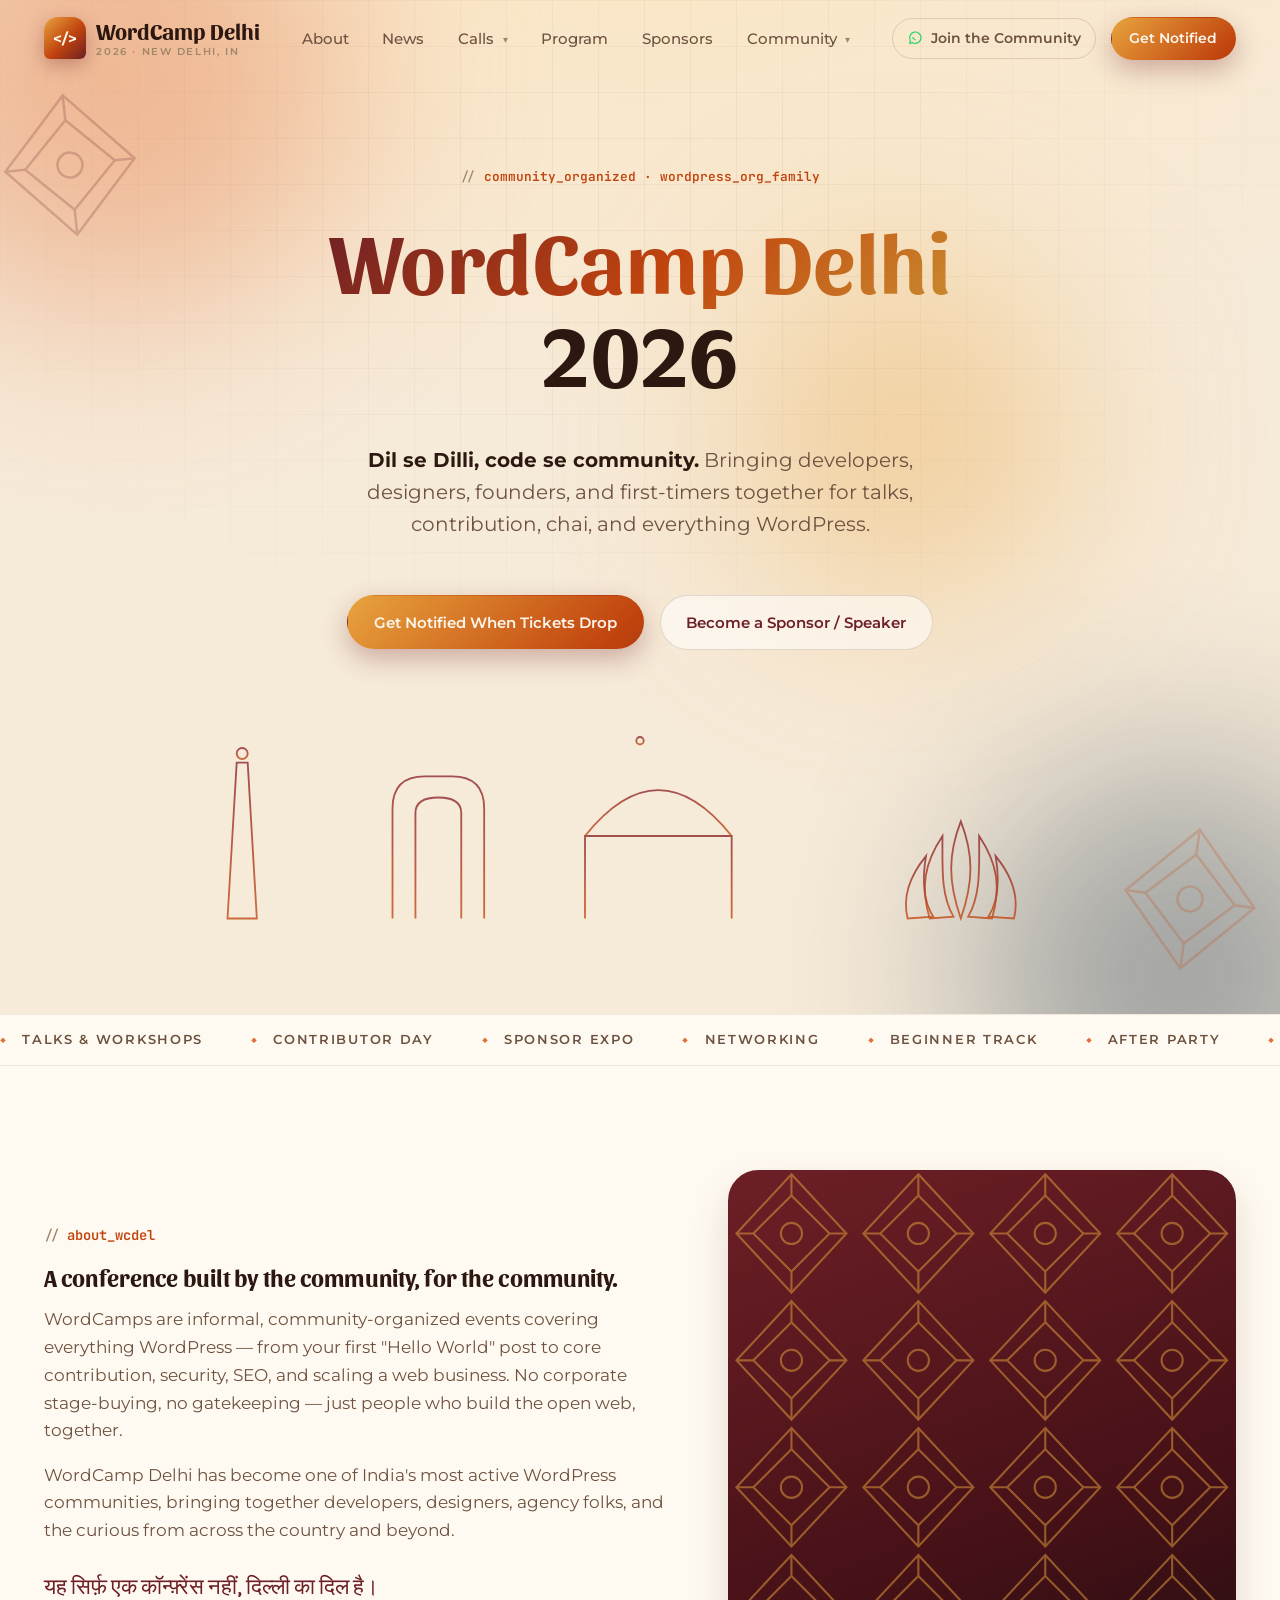
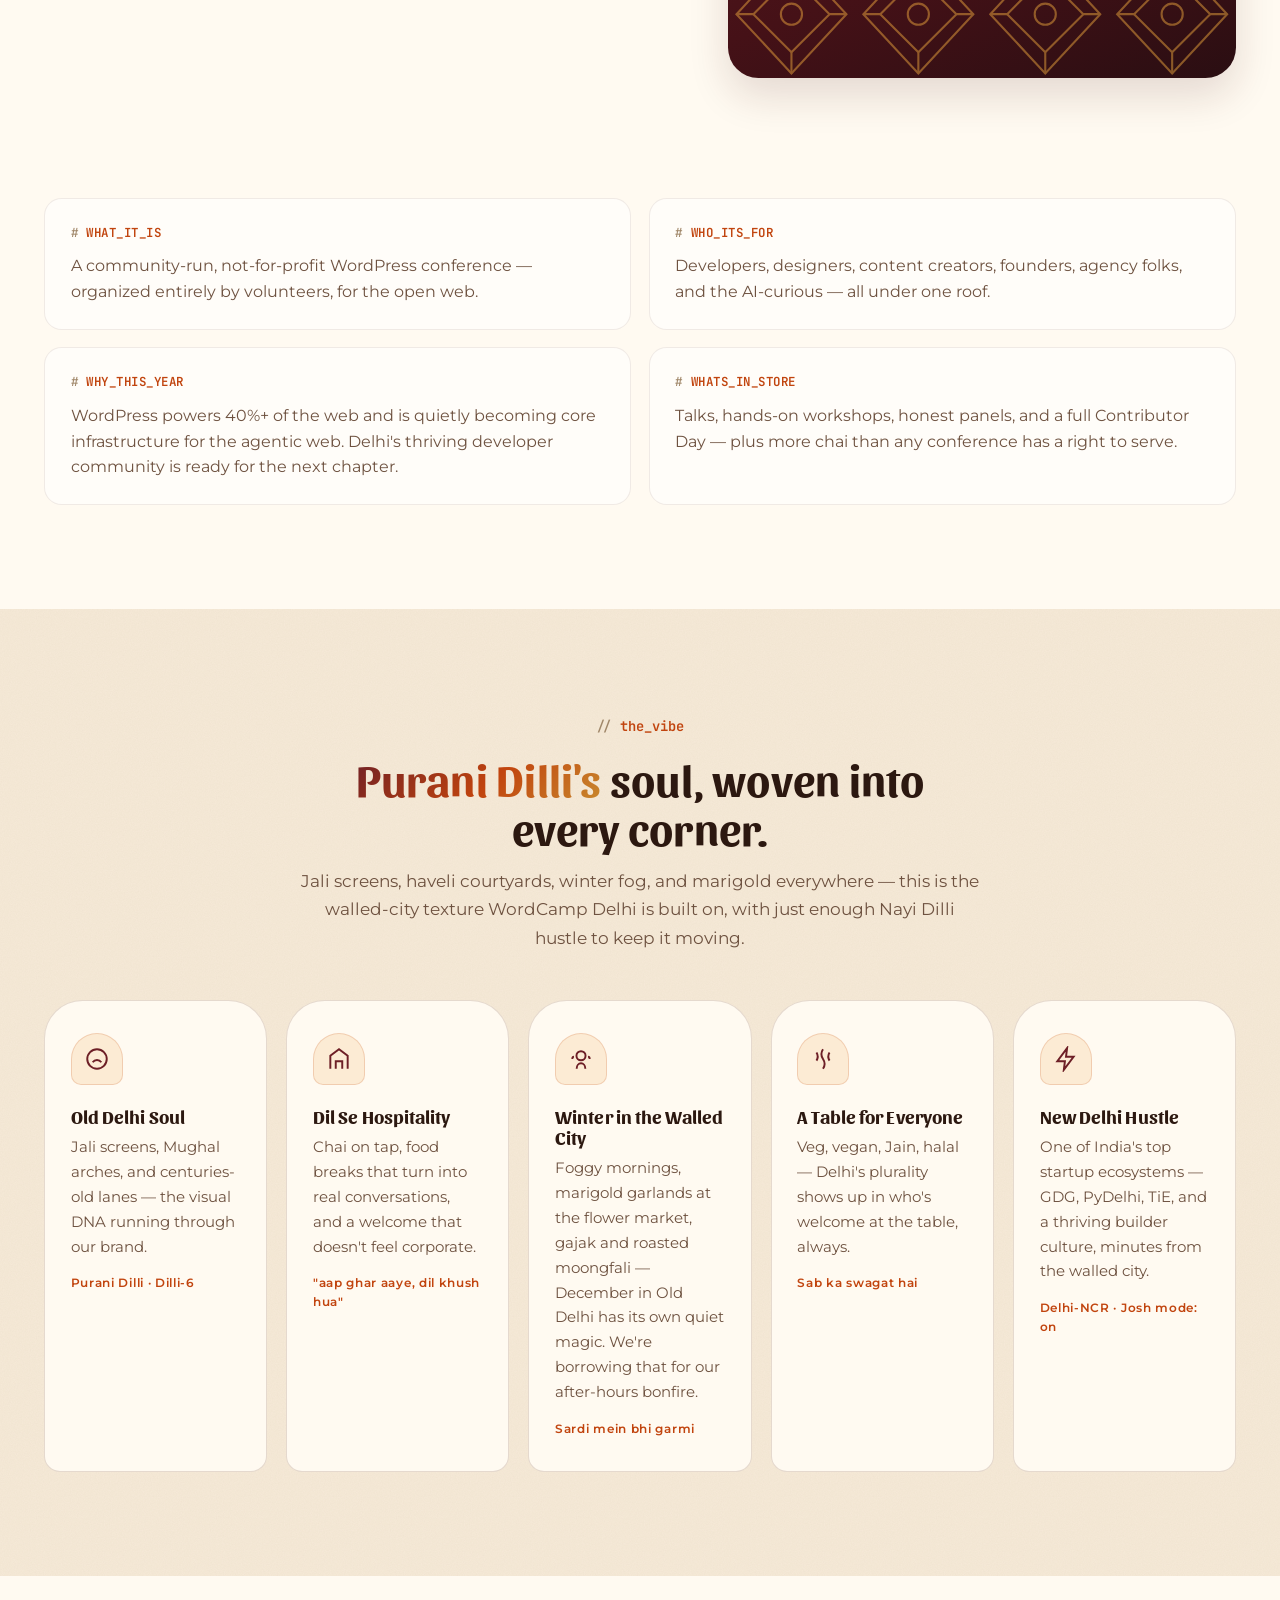
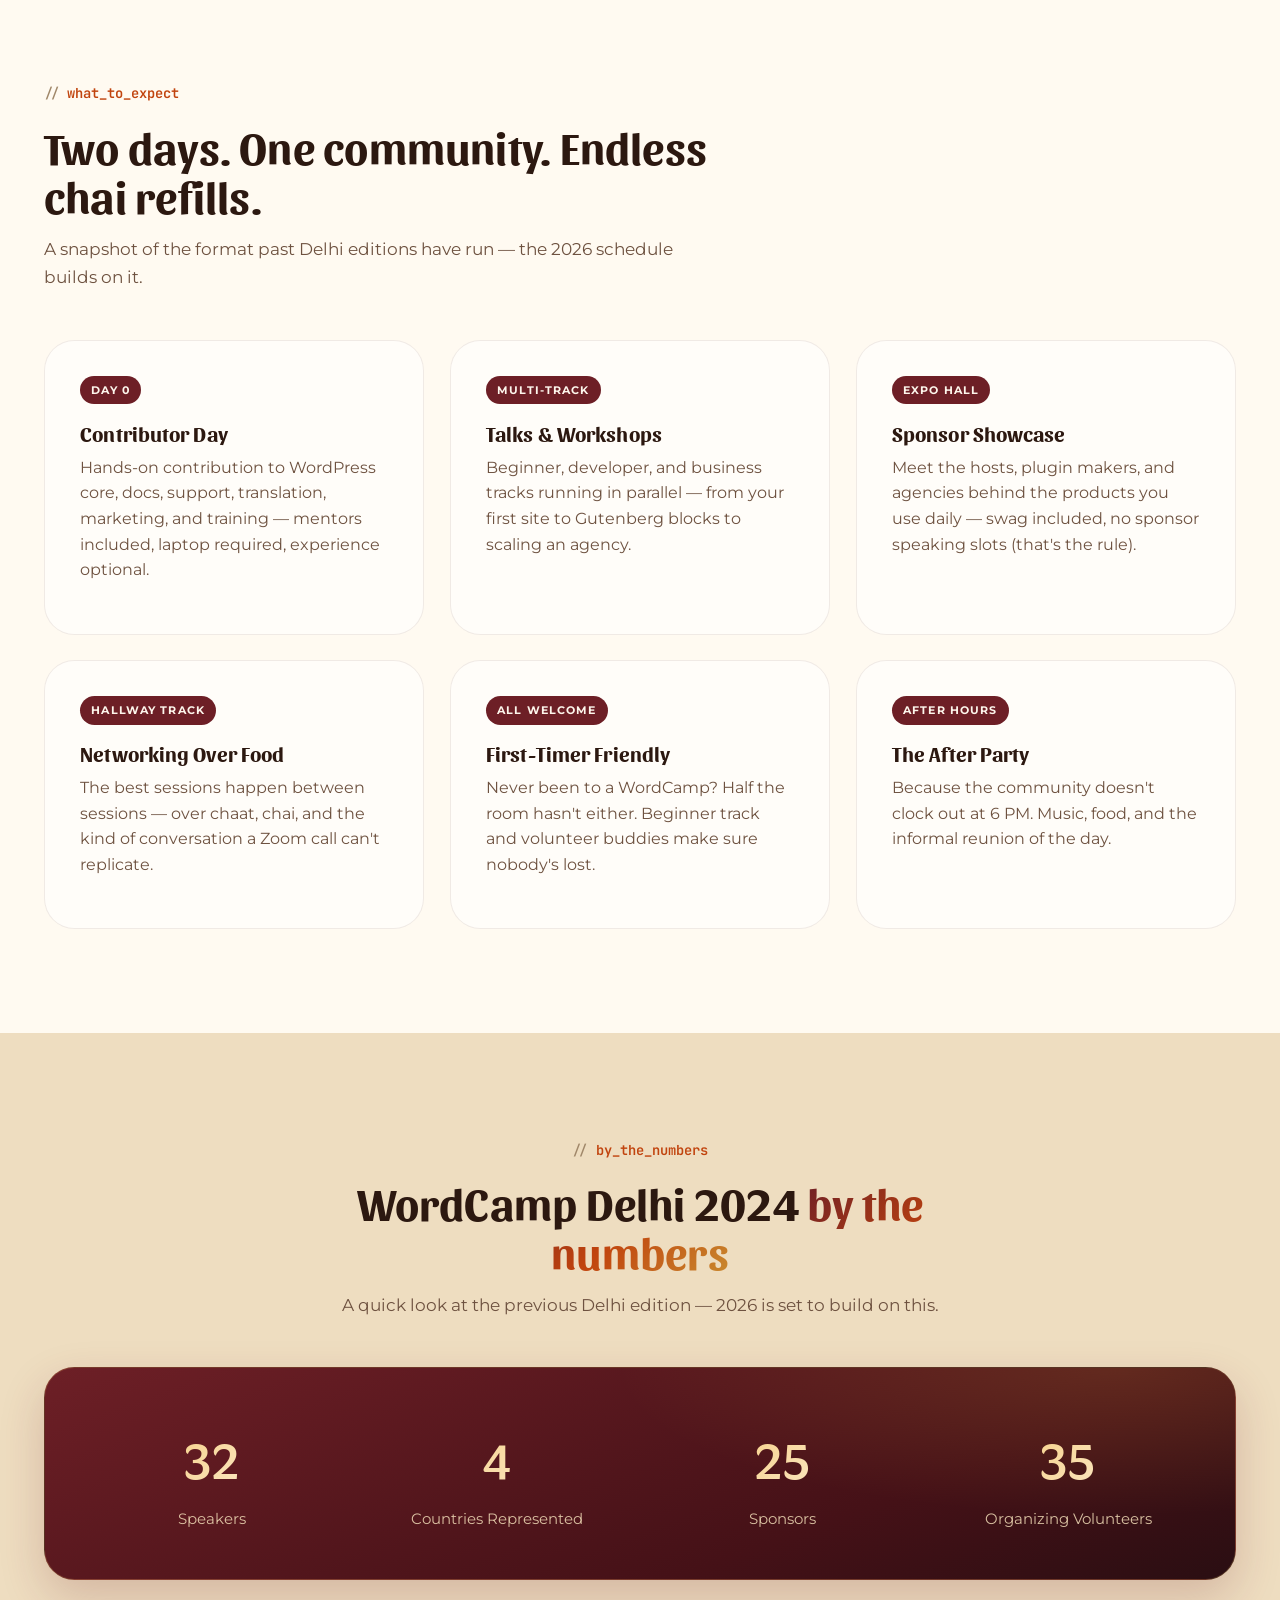
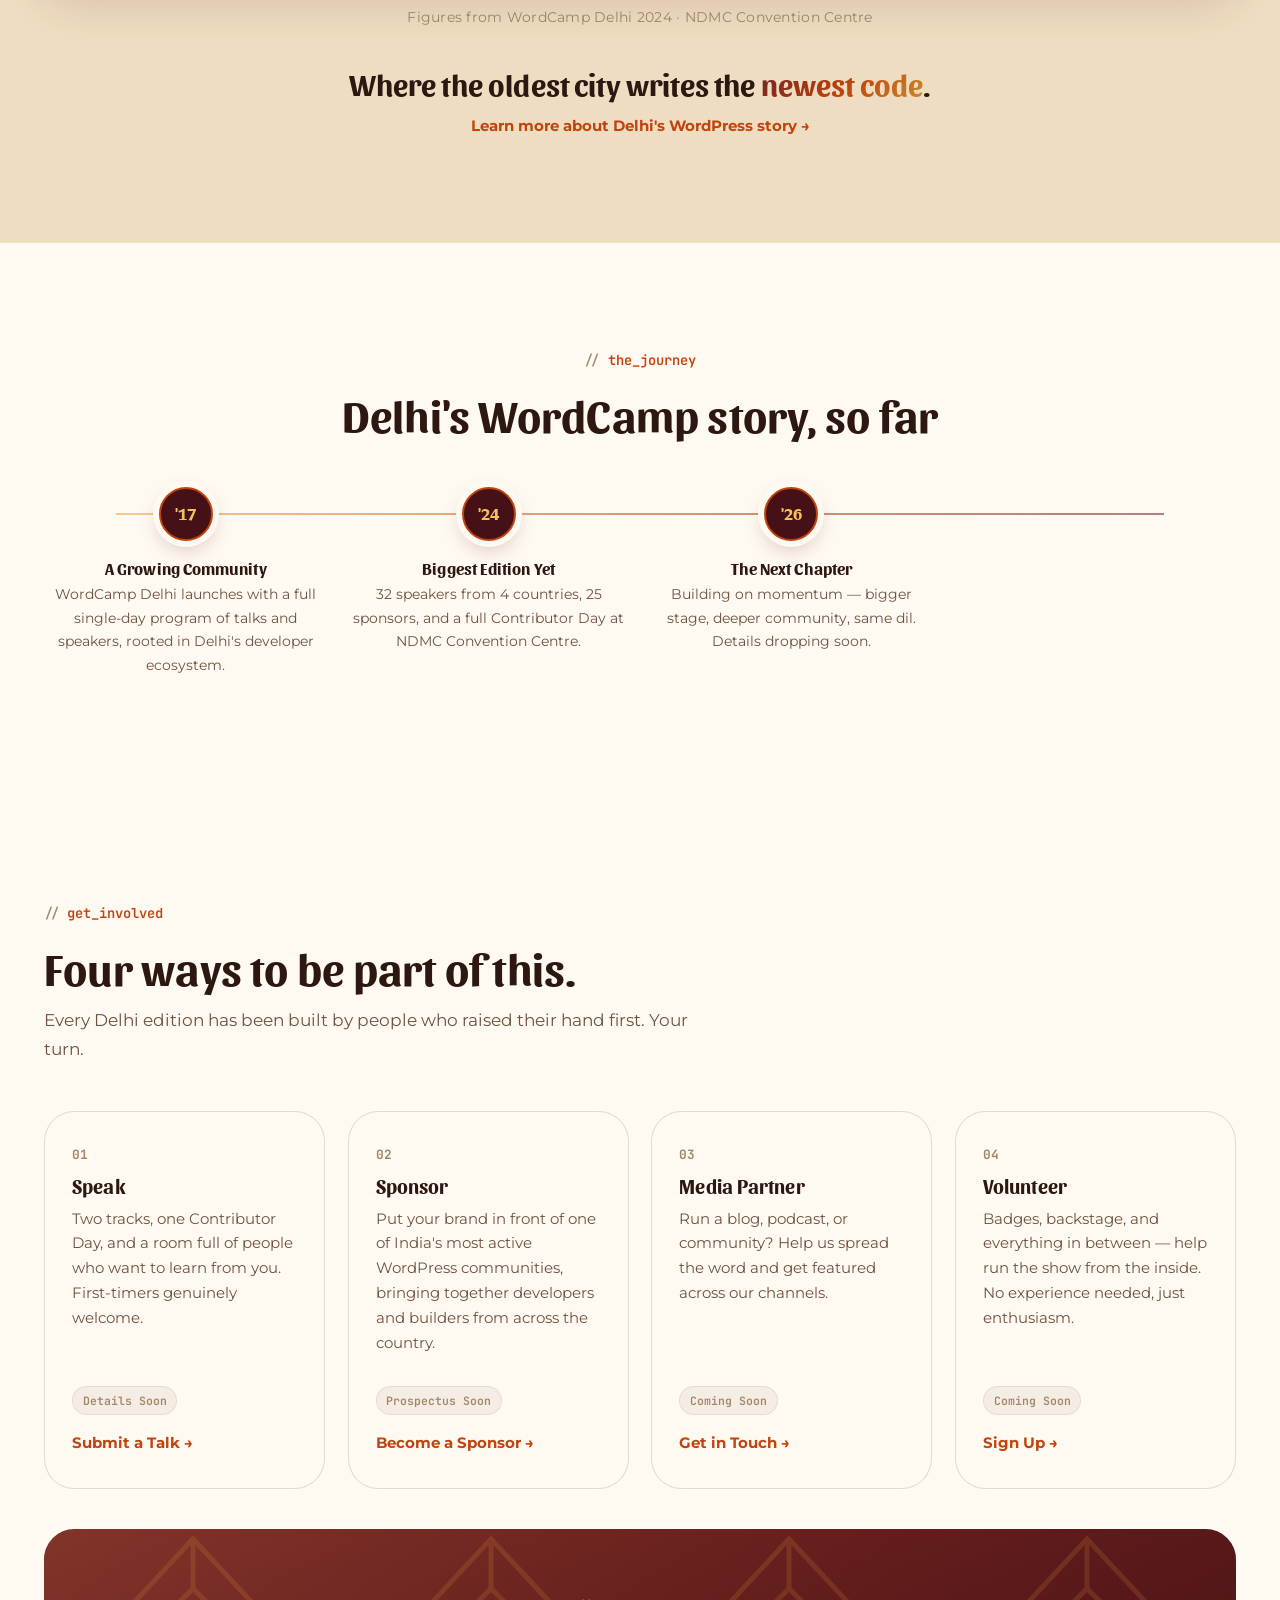
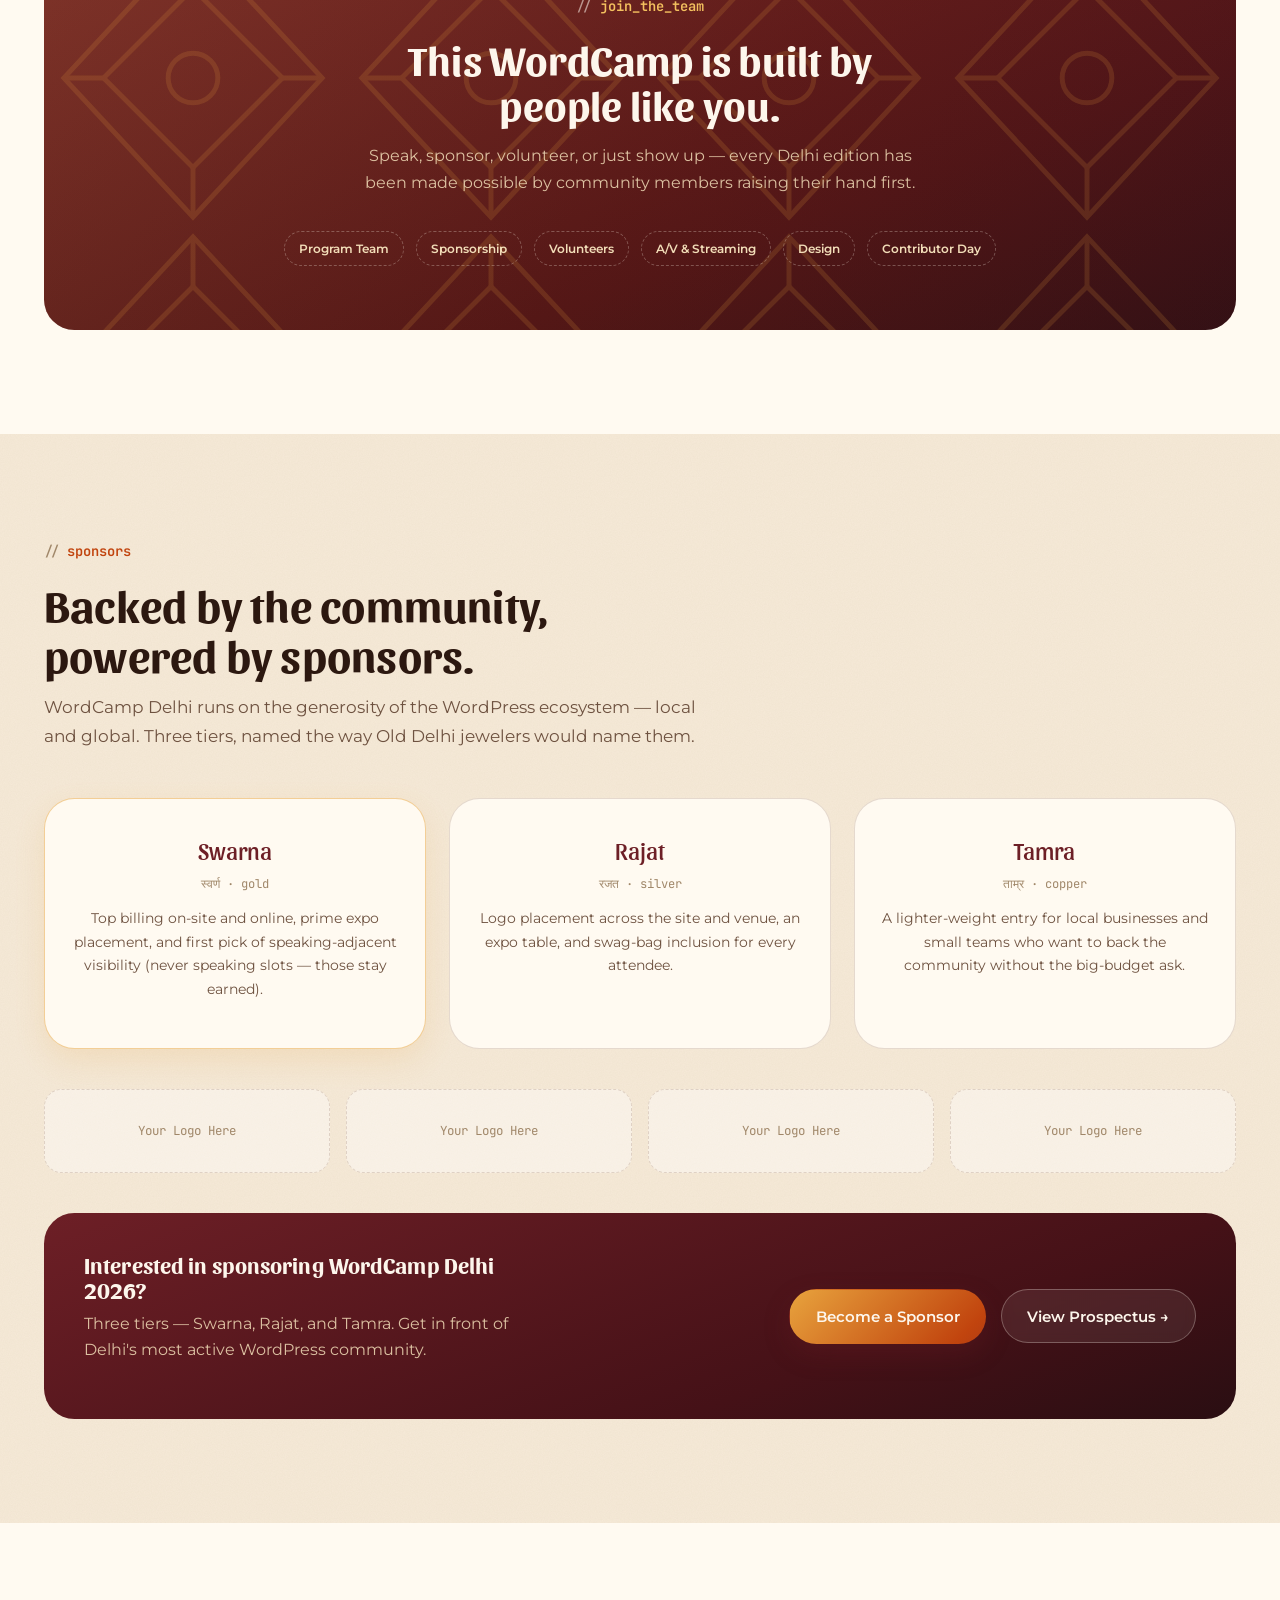
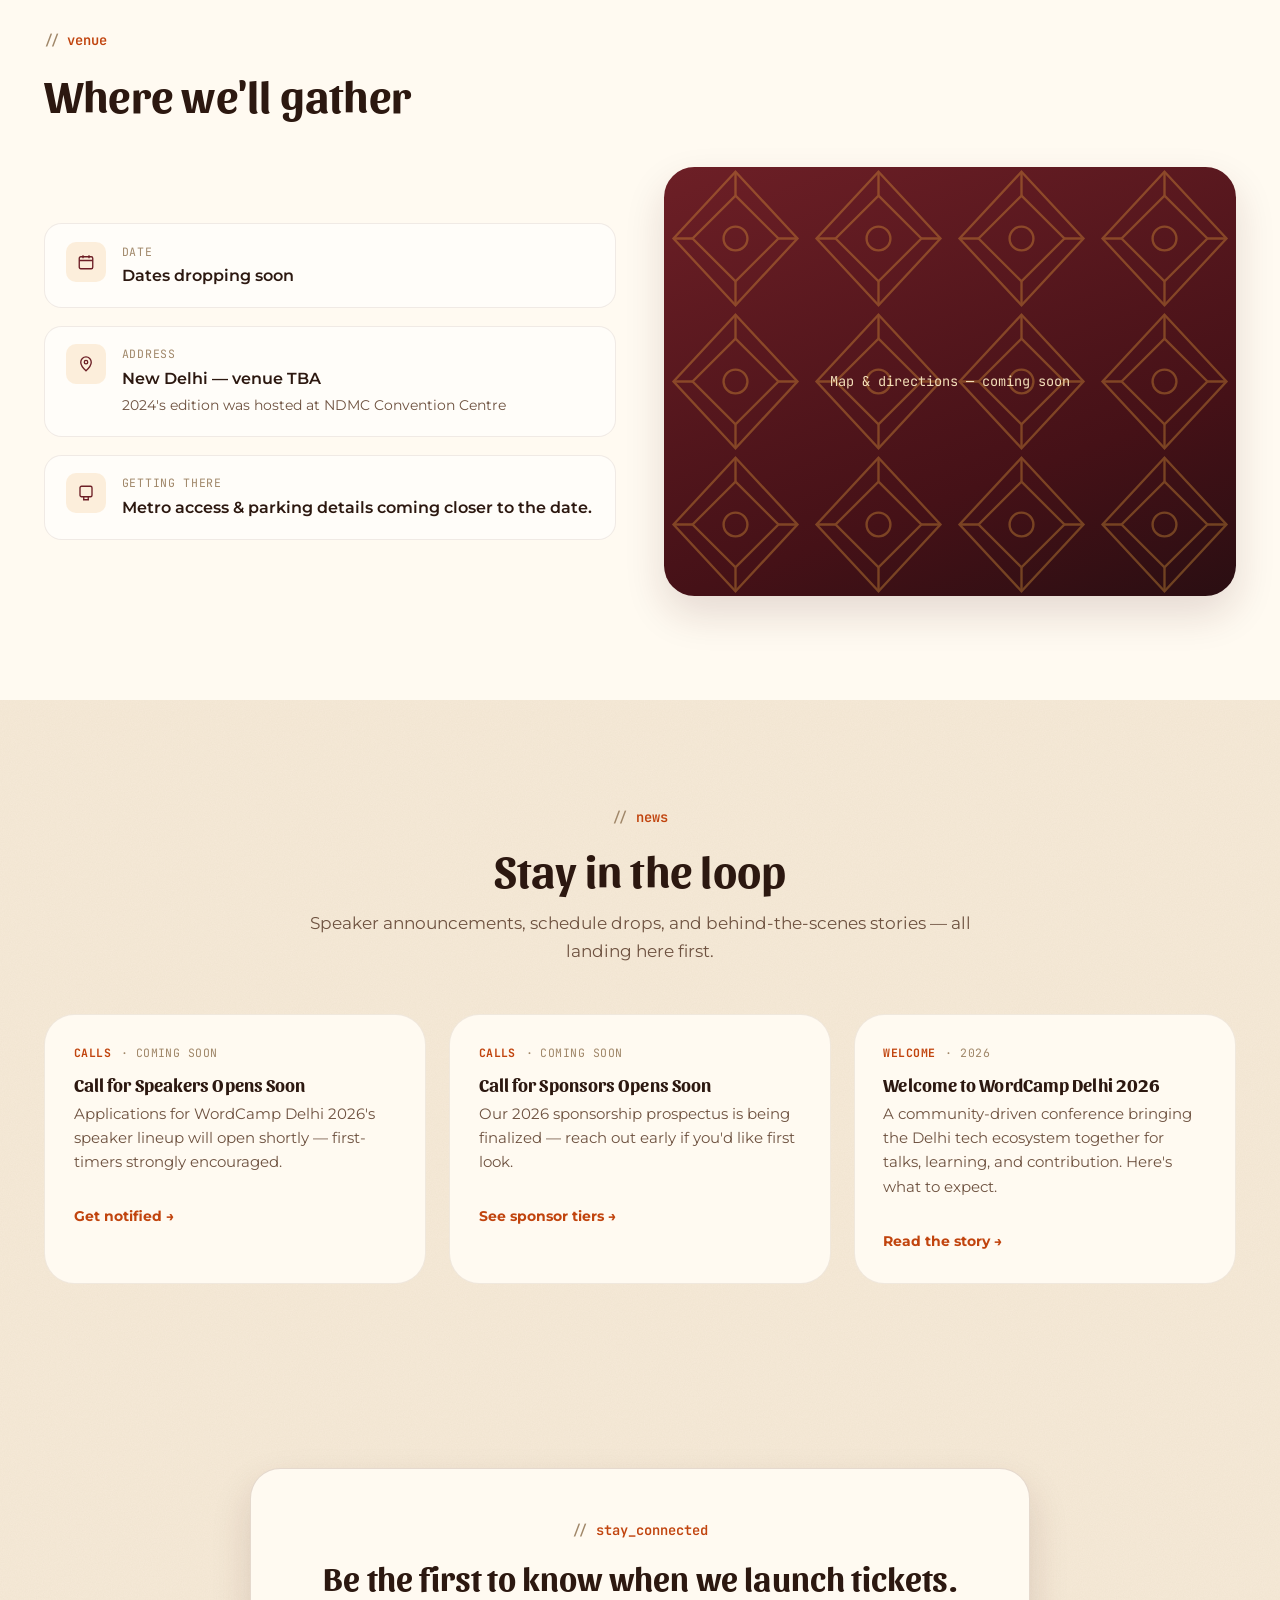
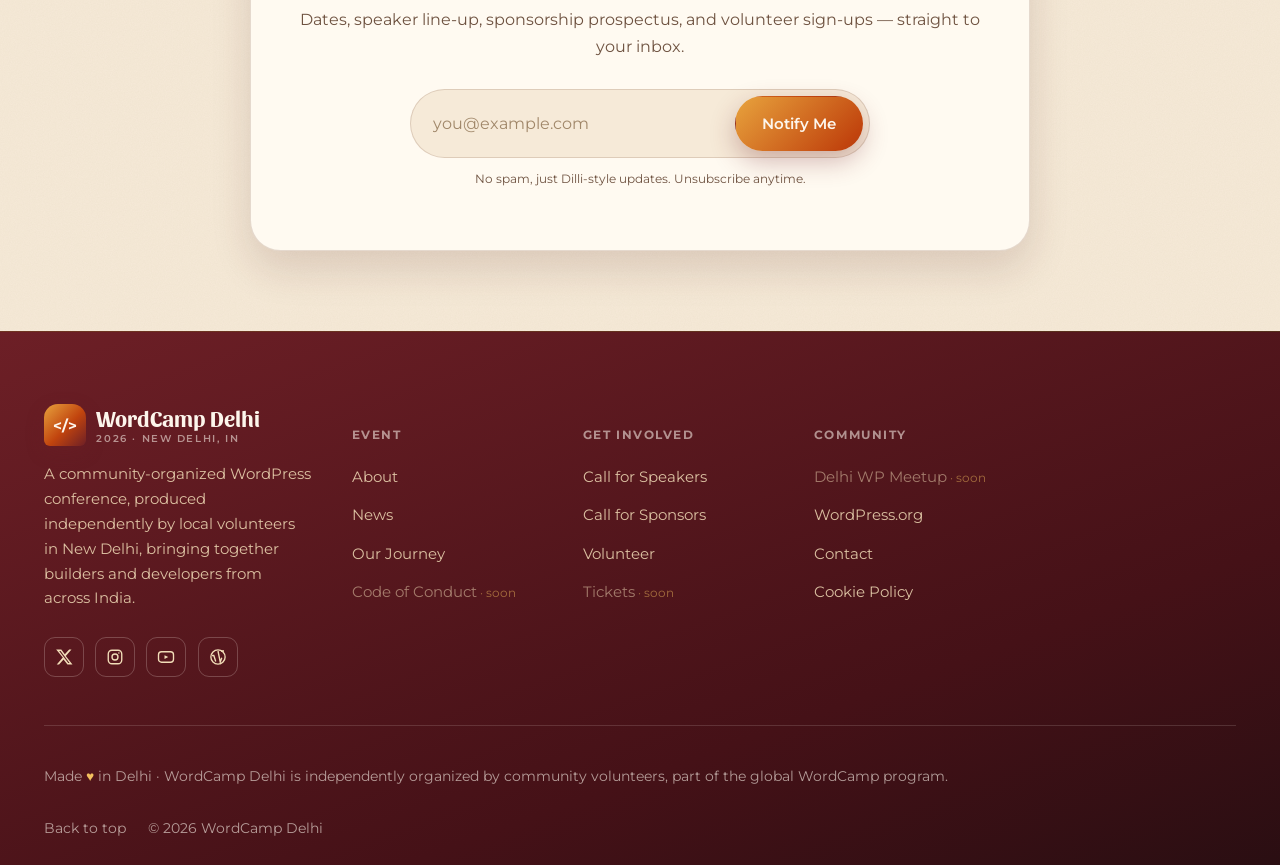
<file: index.html>
<!doctype html>
<html lang="en">
<head>
<meta charset="UTF-8" />
<meta name="viewport" content="width=device-width, initial-scale=1.0" />
<title>WordCamp Delhi 2026 — Where Dilli Meets WordPress</title>
<meta name="description" content="WordCamp Delhi 2026 — a community-organized WordPress conference in New Delhi, bringing together developers, designers, and WordPress enthusiasts. Talks, Contributor Day, sponsor expo, and pure Dilli hospitality." />
<meta name="theme-color" content="#f6ead8" />

<!-- Favicon: simple inline mark, no external file needed -->
<link rel="icon" href="data:image/svg+xml,%3Csvg xmlns='http://www.w3.org/2000/svg' viewBox='0 0 64 64'%3E%3Cdefs%3E%3ClinearGradient id='g' x1='0' y1='0' x2='1' y2='1'%3E%3Cstop offset='0' stop-color='%23e8a33d'/%3E%3Cstop offset='.55' stop-color='%23c1440e'/%3E%3Cstop offset='1' stop-color='%236d1f26'/%3E%3C/linearGradient%3E%3C/defs%3E%3Crect width='64' height='64' rx='16' fill='%23451117'/%3E%3Ctext x='32' y='42' font-family='Georgia,serif' font-size='30' font-weight='700' text-anchor='middle' fill='url(%23g)'%3E%3C/%3E%3C/text%3E%3C/svg%3E" />

<!-- Google Fonts: Sansita (headings) + Montserrat (body) + JetBrains Mono (code/techy accents). -->
<link rel="preconnect" href="https://fonts.googleapis.com" />
<link rel="preconnect" href="https://fonts.gstatic.com" crossorigin />
<link href="https://fonts.googleapis.com/css2?family=Sansita:ital,wght@0,400;0,700;0,800;0,900;1,700&family=Montserrat:wght@300;400;500;600;700;800&family=JetBrains+Mono:wght@400;500;600;700&display=swap" rel="stylesheet" />

<link rel="stylesheet" href="assets/css/style.css" />
</head>
<body>

<!-- ================= Reusable SVG symbols (jali lattice motif) ================= -->
<svg width="0" height="0" style="position:absolute" aria-hidden="true">
  <defs>
    <symbol id="jali-motif" viewBox="0 0 120 120">
      <g fill="none" stroke="currentColor" stroke-width="2">
        <path d="M60 4 L112 60 L60 116 L8 60 Z" />
        <path d="M60 24 L96 60 L60 96 L24 60 Z" />
        <circle cx="60" cy="60" r="10" />
        <path d="M60 4 V24 M60 96 V116 M8 60 H24 M96 60 H112" />
      </g>
    </symbol>
  </defs>
</svg>

<!-- =============================== HEADER =============================== -->
<header class="site-header" id="siteHeader">
  <div class="container">
    <a href="#home" class="brand">
      <span class="mark">&lt;/&gt;</span>
      <span class="word">WordCamp Delhi<small>2026 · NEW DELHI, IN</small></span>
    </a>

    <nav class="main-nav" aria-label="Primary">
      <a href="#about">About</a>
      <a href="#news">News</a>
      <div class="nav-item">
        <a href="#involve">Calls <span class="caret">▾</span></a>
        <div class="nav-dropdown">
          <a href="#involve">Call for Speakers</a>
          <a href="#sponsors">Call for Sponsors</a>
        </div>
      </div>
      <a href="#highlights">Program</a>
      <a href="#sponsors">Sponsors</a>
      <div class="nav-item">
        <a href="#journey">Community <span class="caret">▾</span></a>
        <div class="nav-dropdown">
          <a href="#journey">Our Journey</a>
          <a href="#">Code of Conduct</a>
          <a href="#newsletter">Contact</a>
        </div>
      </div>
    </nav>

    <div class="header-actions">
      <a href="#newsletter" class="btn-whatsapp">
        <svg width="16" height="16" viewBox="0 0 24 24" fill="none" stroke="currentColor" stroke-width="1.8"><path d="M21 11.5a8.5 8.5 0 0 1-12.36 7.56L4 20l1.06-4.36A8.5 8.5 0 1 1 21 11.5Z" /><path d="M8.5 10.5c.3 2 2.2 3.9 4.2 4.2" /></svg>
        Join the Community
      </a>
      <a href="#newsletter" class="btn btn-primary btn-sm">Get Notified</a>
      <button class="nav-toggle" id="navToggle" aria-label="Toggle menu" aria-expanded="false">
        <span></span><span></span><span></span>
      </button>
    </div>
  </div>
</header>

<!-- ============================ MOBILE NAV OVERLAY ======================== -->
<div class="mobile-nav" id="mobileNav">
  <a href="#about">About</a>
  <a href="#news">News</a>
  <a href="#involve" class="sub">↳ Call for Speakers</a>
  <a href="#sponsors" class="sub">↳ Call for Sponsors</a>
  <a href="#highlights">Program</a>
  <a href="#sponsors">Sponsors</a>
  <a href="#journey">Journey</a>
  <a href="#" class="sub">↳ Code of Conduct</a>
  <a href="#newsletter" class="btn btn-primary">Get Notified</a>
</div>

<main>
  <!-- ================================ HERO ================================= -->
  <section class="hero" id="home">
    <div class="hero-bg">
      <span class="blob blob-1"></span>
      <span class="blob blob-2"></span>
      <span class="blob blob-3"></span>
    </div>
    <div class="hero-grid"></div>
    <svg class="hero-jali left"><use href="#jali-motif" /></svg>
    <svg class="hero-jali right"><use href="#jali-motif" /></svg>

    <div class="container hero-inner">
      <span class="eyebrow" data-reveal>community_organized · wordpress_org_family</span>

      <h1 data-reveal data-reveal-delay="1">
        <span class="text-gradient">WordCamp Delhi</span>
        <span class="line2">2026</span>
      </h1>

      <p class="hero-sub" data-reveal data-reveal-delay="2">
        <strong>Dil se Dilli, code se community.</strong> Bringing developers, designers, founders,
        and first-timers together for talks, contribution, chai, and everything WordPress.
      </p>

      <div class="hero-actions" data-reveal data-reveal-delay="3">
        <a href="#newsletter" class="btn btn-primary">Get Notified When Tickets Drop</a>
        <a href="#involve" class="btn btn-ghost">Become a Sponsor / Speaker</a>
      </div>

      <!-- Stylised Delhi skyline: Qutub Minar, India Gate, a central dome, Lotus Temple -->
      <svg class="skyline" viewBox="0 0 1200 220" fill="none" xmlns="http://www.w3.org/2000/svg" aria-hidden="true">
        <defs>
          <linearGradient id="skylineFade" x1="0" y1="0" x2="0" y2="1">
            <stop offset="0" stop-color="#8f2a2f" stop-opacity="0.9" />
            <stop offset="1" stop-color="#c1440e" stop-opacity="0.85" />
          </linearGradient>
        </defs>
        <!-- ground line -->
        <line x1="0" y1="210" x2="1200" y2="210" stroke="url(#skylineFade)" stroke-opacity="0.25" stroke-width="1" />

        <!-- Qutub Minar (tapered tower) -->
        <g stroke="url(#skylineFade)" stroke-width="2" fill="none">
          <path d="M150 210 L160 40 L172 40 L182 210 Z" />
          <line x1="153" y1="170" x2="179" y2="170" />
          <line x1="155" y1="130" x2="177" y2="130" />
          <line x1="157" y1="90" x2="175" y2="90" />
          <circle cx="166" cy="30" r="6" />
        </g>

        <!-- India Gate style arch -->
        <g stroke="url(#skylineFade)" stroke-width="2" fill="none">
          <path d="M330 210 V90 Q330 55 365 55 H395 Q430 55 430 90 V210" />
          <path d="M355 210 V95 Q355 78 380 78 Q405 78 405 95 V210" />
          <line x1="330" y1="70" x2="430" y2="70" />
        </g>

        <!-- Central dome (Rashtrapati Bhavan-esque) -->
        <g stroke="url(#skylineFade)" stroke-width="2" fill="none">
          <path d="M540 210 V120 H700 V210" />
          <path d="M540 120 Q620 20 700 120" />
          <line x1="600" y1="45" x2="600" y2="20" />
          <circle cx="600" cy="16" r="4" />
          <line x1="540" y1="150" x2="700" y2="150" />
        </g>

        <!-- Lotus Temple (petal cluster) -->
        <g stroke="url(#skylineFade)" stroke-width="2" fill="none" transform="translate(950,150)">
          <path d="M0 60 C -14 20 -14 -10 0 -46 C 14 -10 14 20 0 60 Z" />
          <path d="M-34 60 C -44 26 -40 0 -20 -30 C -20 4 -22 34 -8 58 Z" />
          <path d="M34 60 C 44 26 40 0 20 -30 C 20 4 22 34 8 58 Z" />
          <path d="M-58 60 C -64 36 -56 14 -38 -8 C -42 16 -42 40 -30 58 Z" />
          <path d="M58 60 C 64 36 56 14 38 -8 C 42 16 42 40 30 58 Z" />
          <line x1="-70" y1="60" x2="70" y2="60" />
        </g>
      </svg>
    </div>
  </section>

  <!-- ============================= MARQUEE STRIP ============================ -->
  <div class="marquee-strip" aria-hidden="true">
    <div class="marquee-track">
      <span>Talks &amp; Workshops</span><span>Contributor Day</span><span>Sponsor Expo</span><span>Networking</span>
      <span>Beginner Track</span><span>After Party</span><span>Swag &amp; Chai</span><span>Gutenberg Deep-Dives</span>
      <span>Talks &amp; Workshops</span><span>Contributor Day</span><span>Sponsor Expo</span><span>Networking</span>
      <span>Beginner Track</span><span>After Party</span><span>Swag &amp; Chai</span><span>Gutenberg Deep-Dives</span>
    </div>
  </div>

  <!-- ================================ ABOUT ================================= -->
  <section class="on-cream" id="about">
    <div class="container about-grid">
      <div class="about-copy" data-reveal>
        <span class="eyebrow">about_wcdel</span>
        <h2 style="margin-top:1rem">A conference built by the community, for the community.</h2>
        <p>WordCamps are informal, community-organized events covering everything WordPress —
          from your first "Hello World" post to core contribution, security, SEO, and scaling a
          web business. No corporate stage-buying, no gatekeeping — just people who build the
          open web, together.</p>
        <p>WordCamp Delhi has become one of India's most active WordPress communities, bringing together developers, designers, agency folks, and the curious from across the country and beyond.</p>
        <p class="tagline-hi">यह सिर्फ़ एक कॉन्फ़्रेंस नहीं, दिल्ली का दिल है।</p>
      </div>

      <div class="about-visual" data-reveal data-reveal-delay="2">
        <svg class="jali-pattern" viewBox="0 0 480 480" preserveAspectRatio="xMidYMid slice">
          <use href="#jali-motif" x="0" y="0" width="120" height="120" />
          <use href="#jali-motif" x="120" y="0" width="120" height="120" />
          <use href="#jali-motif" x="240" y="0" width="120" height="120" />
          <use href="#jali-motif" x="360" y="0" width="120" height="120" />
          <use href="#jali-motif" x="0" y="120" width="120" height="120" />
          <use href="#jali-motif" x="120" y="120" width="120" height="120" />
          <use href="#jali-motif" x="240" y="120" width="120" height="120" />
          <use href="#jali-motif" x="360" y="120" width="120" height="120" />
          <use href="#jali-motif" x="0" y="240" width="120" height="120" />
          <use href="#jali-motif" x="120" y="240" width="120" height="120" />
          <use href="#jali-motif" x="240" y="240" width="120" height="120" />
          <use href="#jali-motif" x="360" y="240" width="120" height="120" />
          <use href="#jali-motif" x="0" y="360" width="120" height="120" />
          <use href="#jali-motif" x="120" y="360" width="120" height="120" />
          <use href="#jali-motif" x="240" y="360" width="120" height="120" />
          <use href="#jali-motif" x="360" y="360" width="120" height="120" />
        </svg>
      </div>

      <div class="about-info-grid" style="grid-column: 1 / -1;">
        <div class="info-card" data-reveal>
          <span class="info-label">what_it_is</span>
          <p>A community-run, not-for-profit WordPress conference — organized entirely by volunteers, for the open web.</p>
        </div>
        <div class="info-card" data-reveal data-reveal-delay="1">
          <span class="info-label">who_its_for</span>
          <p>Developers, designers, content creators, founders, agency folks, and the AI-curious — all under one roof.</p>
        </div>
        <div class="info-card" data-reveal data-reveal-delay="2">
          <span class="info-label">why_this_year</span>
          <p>WordPress powers 40%+ of the web and is quietly becoming core infrastructure for the agentic web. Delhi's thriving developer community is ready for the next chapter.</p>
        </div>
        <div class="info-card" data-reveal data-reveal-delay="3">
          <span class="info-label">whats_in_store</span>
          <p>Talks, hands-on workshops, honest panels, and a full Contributor Day — plus more chai than any conference has a right to serve.</p>
        </div>
      </div>
    </div>
  </section>

  <!-- =========================== DELHI VIBES SECTION ========================= -->
  <section id="vibes">
    <div class="container">
      <div class="section-head center" data-reveal>
        <span class="eyebrow">the_vibe</span>
        <h2><span class="text-gradient">Purani Dilli's</span> soul, woven into every corner.</h2>
        <p>Jali screens, haveli courtyards, winter fog, and marigold everywhere — this is the walled-city
          texture WordCamp Delhi is built on, with just enough Nayi Dilli hustle to keep it moving.</p>
      </div>

      <div class="vibes-grid">
        <div class="vibe-card" data-reveal>
          <div class="vibe-icon">
            <svg width="26" height="26" viewBox="0 0 24 24" fill="none" stroke="currentColor" stroke-width="1.8"><circle cx="12" cy="12" r="9" /><path d="M8 15s1.5-2 4-2 4 2 4 2M9 9h.01M15 9h.01" /></svg>
          </div>
          <h3>Old Delhi Soul</h3>
          <p>Jali screens, Mughal arches, and centuries-old lanes — the visual DNA running through our brand.</p>
          <span class="hi">Purani Dilli · Dilli-6</span>
        </div>
        <div class="vibe-card" data-reveal data-reveal-delay="1">
          <div class="vibe-icon">
            <svg width="26" height="26" viewBox="0 0 24 24" fill="none" stroke="currentColor" stroke-width="1.8"><path d="M4 21V9l8-6 8 6v12" /><path d="M9 21v-7h6v7" /></svg>
          </div>
          <h3>Dil Se Hospitality</h3>
          <p>Chai on tap, food breaks that turn into real conversations, and a welcome that doesn't feel corporate.</p>
          <span class="hi">"aap ghar aaye, dil khush hua"</span>
        </div>
        <div class="vibe-card" data-reveal data-reveal-delay="2">
          <div class="vibe-icon">
            <svg width="26" height="26" viewBox="0 0 24 24" fill="none" stroke="currentColor" stroke-width="1.8"><circle cx="12" cy="9" r="4.2" /><path d="M8 21c0-3 1.8-5 4-5s4 2 4 5" /><path d="M4 12c0-1 .5-2 1.5-2M20 12c0-1-.5-2-1.5-2" /></svg>
          </div>
          <h3>Winter in the Walled City</h3>
          <p>Foggy mornings, marigold garlands at the flower market, gajak and roasted moongfali — December in Old Delhi has its own quiet magic. We're borrowing that for our after-hours bonfire.</p>
          <span class="hi">Sardi mein bhi garmi</span>
        </div>
        <div class="vibe-card" data-reveal data-reveal-delay="3">
          <div class="vibe-icon">
            <svg width="26" height="26" viewBox="0 0 24 24" fill="none" stroke="currentColor" stroke-width="1.8"><path d="M12 3c-2 3-2 6 0 9s2 6 0 9M6 6c1.5 2.5 1.5 5 0 7.5M18 6c-1.5 2.5-1.5 5 0 7.5" /></svg>
          </div>
          <h3>A Table for Everyone</h3>
          <p>Veg, vegan, Jain, halal — Delhi's plurality shows up in who's welcome at the table, always.</p>
          <span class="hi">Sab ka swagat hai</span>
        </div>
        <div class="vibe-card" data-reveal data-reveal-delay="4">
          <div class="vibe-icon">
            <svg width="26" height="26" viewBox="0 0 24 24" fill="none" stroke="currentColor" stroke-width="1.8"><path d="M13 2 4 14h7l-1 8 9-12h-7l1-8Z" /></svg>
          </div>
          <h3>New Delhi Hustle</h3>
          <p>One of India's top startup ecosystems — GDG, PyDelhi, TiE, and a thriving builder culture, minutes from the walled city.</p>
          <span class="hi">Delhi-NCR · Josh mode: on</span>
        </div>
      </div>
    </div>
  </section>

  <!-- ============================== PROGRAM/HIGHLIGHTS ======================== -->
  <section class="on-cream" id="highlights">
    <div class="container">
      <div class="section-head" data-reveal>
        <span class="eyebrow">what_to_expect</span>
        <h2 style="margin-top:1rem">Two days. One community. Endless chai refills.</h2>
        <p>A snapshot of the format past Delhi editions have run — the 2026 schedule builds on it.</p>
      </div>

      <div class="highlights-grid">
        <div class="highlight-card" data-reveal>
          <span class="tag">Day 0</span>
          <h3>Contributor Day</h3>
          <p>Hands-on contribution to WordPress core, docs, support, translation, marketing, and training — mentors included, laptop required, experience optional.</p>
        </div>
        <div class="highlight-card" data-reveal data-reveal-delay="1">
          <span class="tag">Multi-track</span>
          <h3>Talks &amp; Workshops</h3>
          <p>Beginner, developer, and business tracks running in parallel — from your first site to Gutenberg blocks to scaling an agency.</p>
        </div>
        <div class="highlight-card" data-reveal data-reveal-delay="2">
          <span class="tag">Expo Hall</span>
          <h3>Sponsor Showcase</h3>
          <p>Meet the hosts, plugin makers, and agencies behind the products you use daily — swag included, no sponsor speaking slots (that's the rule).</p>
        </div>
        <div class="highlight-card" data-reveal>
          <span class="tag">Hallway Track</span>
          <h3>Networking Over Food</h3>
          <p>The best sessions happen between sessions — over chaat, chai, and the kind of conversation a Zoom call can't replicate.</p>
        </div>
        <div class="highlight-card" data-reveal data-reveal-delay="1">
          <span class="tag">All Welcome</span>
          <h3>First-Timer Friendly</h3>
          <p>Never been to a WordCamp? Half the room hasn't either. Beginner track and volunteer buddies make sure nobody's lost.</p>
        </div>
        <div class="highlight-card" data-reveal data-reveal-delay="2">
          <span class="tag">After Hours</span>
          <h3>The After Party</h3>
          <p>Because the community doesn't clock out at 6 PM. Music, food, and the informal reunion of the day.</p>
        </div>
      </div>
    </div>
  </section>

  <!-- ================================= STATS ================================ -->
  <section class="on-surface" id="numbers">
    <div class="container">
      <div class="section-head center" data-reveal>
        <span class="eyebrow">by_the_numbers</span>
        <h2>WordCamp Delhi 2024 <span class="text-gradient">by the numbers</span></h2>
        <p>A quick look at the previous Delhi edition — 2026 is set to build on this.</p>
      </div>

      <div class="stats-panel" data-reveal>
        <div class="stat"><div class="num" data-count="32">0</div><div class="label">Speakers</div></div>
        <div class="stat"><div class="num" data-count="4">0</div><div class="label">Countries Represented</div></div>
        <div class="stat"><div class="num" data-count="25">0</div><div class="label">Sponsors</div></div>
        <div class="stat"><div class="num" data-count="35">0</div><div class="label">Organizing Volunteers</div></div>
      </div>
      <p class="stats-note">Figures from WordCamp Delhi 2024 · NDMC Convention Centre</p>

      <div class="stats-tagline" data-reveal>
        <h3>Where the oldest city writes the <span class="text-gradient">newest code</span>.</h3>
        <a href="#journey">Learn more about Delhi's WordPress story →</a>
      </div>
    </div>
  </section>

  <!-- ================================ TIMELINE =============================== -->
  <section class="on-cream" id="journey">
    <div class="container">
      <div class="section-head center" data-reveal>
        <span class="eyebrow">the_journey</span>
        <h2 style="margin-top:1rem">Delhi's WordCamp story, so far</h2>
      </div>

      <div class="timeline">
        <div class="timeline-item" data-reveal>
          <div class="timeline-dot">'17</div>
          <h4>A Growing Community</h4>
          <p>WordCamp Delhi launches with a full single-day program of talks and speakers, rooted in Delhi's developer ecosystem.</p>
        </div>
        <div class="timeline-item" data-reveal data-reveal-delay="1">
          <div class="timeline-dot">'24</div>
          <h4>Biggest Edition Yet</h4>
          <p>32 speakers from 4 countries, 25 sponsors, and a full Contributor Day at NDMC Convention Centre.</p>
        </div>
        <div class="timeline-item" data-reveal data-reveal-delay="2">
          <div class="timeline-dot">'26</div>
          <h4>The Next Chapter</h4>
          <p>Building on momentum — bigger stage, deeper community, same dil. Details dropping soon.</p>
        </div>
      </div>
    </div>
  </section>

  <!-- ============================== GET INVOLVED =============================== -->
  <section class="on-cream" id="involve">
    <div class="container">
      <div class="section-head" data-reveal>
        <span class="eyebrow">get_involved</span>
        <h2 style="margin-top:1rem">Four ways to be part of this.</h2>
        <p>Every Delhi edition has been built by people who raised their hand first. Your turn.</p>
      </div>

      <div class="involve-grid">
        <div class="involve-card" data-reveal>
          <span class="involve-num">01</span>
          <h3>Speak</h3>
          <p>Two tracks, one Contributor Day, and a room full of people who want to learn from you. First-timers genuinely welcome.</p>
          <span class="involve-status soon">Details Soon</span>
          <a href="#newsletter" class="involve-link">Submit a Talk →</a>
        </div>
        <div class="involve-card" data-reveal data-reveal-delay="1">
          <span class="involve-num">02</span>
          <h3>Sponsor</h3>
          <p>Put your brand in front of one of India's most active WordPress communities, bringing together developers and builders from across the country.</p>
          <span class="involve-status soon">Prospectus Soon</span>
          <a href="#sponsors" class="involve-link">Become a Sponsor →</a>
        </div>
        <div class="involve-card" data-reveal data-reveal-delay="2">
          <span class="involve-num">03</span>
          <h3>Media Partner</h3>
          <p>Run a blog, podcast, or community? Help us spread the word and get featured across our channels.</p>
          <span class="involve-status soon">Coming Soon</span>
          <a href="#newsletter" class="involve-link">Get in Touch →</a>
        </div>
        <div class="involve-card" data-reveal data-reveal-delay="3">
          <span class="involve-num">04</span>
          <h3>Volunteer</h3>
          <p>Badges, backstage, and everything in between — help run the show from the inside. No experience needed, just enthusiasm.</p>
          <span class="involve-status soon">Coming Soon</span>
          <a href="#newsletter" class="involve-link">Sign Up →</a>
        </div>
      </div>

      <div class="join-cta" data-reveal style="margin-top:2.5rem">
        <svg class="jali-pattern" viewBox="0 0 480 240" preserveAspectRatio="xMidYMid slice">
          <use href="#jali-motif" x="0" y="0" width="120" height="120" />
          <use href="#jali-motif" x="120" y="0" width="120" height="120" />
          <use href="#jali-motif" x="240" y="0" width="120" height="120" />
          <use href="#jali-motif" x="360" y="0" width="120" height="120" />
          <use href="#jali-motif" x="0" y="120" width="120" height="120" />
          <use href="#jali-motif" x="120" y="120" width="120" height="120" />
          <use href="#jali-motif" x="240" y="120" width="120" height="120" />
          <use href="#jali-motif" x="360" y="120" width="120" height="120" />
        </svg>
        <span class="eyebrow eyebrow-invert">join_the_team</span>
        <h2 style="margin-top:1rem">This WordCamp is built by people like you.</h2>
        <p>Speak, sponsor, volunteer, or just show up — every Delhi edition has been made possible
          by community members raising their hand first.</p>
        <div class="join-roles">
          <span>Program Team</span><span>Sponsorship</span><span>Volunteers</span><span>A/V &amp; Streaming</span><span>Design</span><span>Contributor Day</span>
        </div>
      </div>
    </div>
  </section>

  <!-- ================================ SPONSORS ================================= -->
  <section id="sponsors">
    <div class="container">
      <div class="section-head" data-reveal>
        <span class="eyebrow">sponsors</span>
        <h2 style="margin-top:1rem">Backed by the community, powered by sponsors.</h2>
        <p>WordCamp Delhi runs on the generosity of the WordPress ecosystem — local and global. Three tiers, named the way Old Delhi jewelers would name them.</p>
      </div>

      <div class="sponsor-tiers">
        <div class="sponsor-tier tier-gold" data-reveal>
          <span class="tier-name">Swarna</span>
          <span class="tier-hi">स्वर्ण · gold</span>
          <p>Top billing on-site and online, prime expo placement, and first pick of speaking-adjacent visibility (never speaking slots — those stay earned).</p>
        </div>
        <div class="sponsor-tier" data-reveal data-reveal-delay="1">
          <span class="tier-name">Rajat</span>
          <span class="tier-hi">रजत · silver</span>
          <p>Logo placement across the site and venue, an expo table, and swag-bag inclusion for every attendee.</p>
        </div>
        <div class="sponsor-tier" data-reveal data-reveal-delay="2">
          <span class="tier-name">Tamra</span>
          <span class="tier-hi">ताम्र · copper</span>
          <p>A lighter-weight entry for local businesses and small teams who want to back the community without the big-budget ask.</p>
        </div>
      </div>

      <div class="sponsor-logos" data-reveal>
        <div class="sponsor-logo-slot">Your Logo Here</div>
        <div class="sponsor-logo-slot">Your Logo Here</div>
        <div class="sponsor-logo-slot">Your Logo Here</div>
        <div class="sponsor-logo-slot">Your Logo Here</div>
      </div>

      <div class="sponsor-callout" data-reveal>
        <div>
          <h3>Interested in sponsoring WordCamp Delhi 2026?</h3>
          <p>Three tiers — Swarna, Rajat, and Tamra. Get in front of Delhi's most active WordPress community.</p>
        </div>
        <div class="actions">
          <a href="#newsletter" class="btn btn-primary">Become a Sponsor</a>
          <a href="#newsletter" class="btn btn-ghost">View Prospectus →</a>
        </div>
      </div>
    </div>
  </section>

  <!-- ================================= VENUE =================================== -->
  <section class="on-cream" id="venue">
    <div class="container">
      <div class="section-head" data-reveal>
        <span class="eyebrow">venue</span>
        <h2 style="margin-top:1rem">Where we'll gather</h2>
      </div>

      <div class="venue-wrap">
        <div class="venue-details" data-reveal>
          <div class="venue-row">
            <span class="v-icon"><svg width="18" height="18" viewBox="0 0 24 24" fill="none" stroke="currentColor" stroke-width="1.8"><rect x="3" y="5" width="18" height="16" rx="2" /><path d="M8 3v4M16 3v4M3 10h18" /></svg></span>
            <div><div class="v-label">date</div><div class="v-value">Dates dropping soon</div></div>
          </div>
          <div class="venue-row">
            <span class="v-icon"><svg width="18" height="18" viewBox="0 0 24 24" fill="none" stroke="currentColor" stroke-width="1.8"><path d="M12 21s7-6.5 7-11.5A7 7 0 0 0 5 9.5C5 14.5 12 21 12 21Z" /><circle cx="12" cy="9.5" r="2.3" /></svg></span>
            <div><div class="v-label">address</div><div class="v-value">New Delhi — venue TBA<br /><span style="font-weight:400;color:var(--text-dim);font-size:.9rem">2024's edition was hosted at NDMC Convention Centre</span></div></div>
          </div>
          <div class="venue-row">
            <span class="v-icon"><svg width="18" height="18" viewBox="0 0 24 24" fill="none" stroke="currentColor" stroke-width="1.8"><rect x="4" y="3" width="16" height="14" rx="2" /><path d="M8 21h8M9 17v4M15 17v4" /></svg></span>
            <div><div class="v-label">getting there</div><div class="v-value">Metro access &amp; parking details coming closer to the date.</div></div>
          </div>
        </div>

        <div class="venue-map" data-reveal data-reveal-delay="2">
          <svg class="jali-pattern" viewBox="0 0 400 300" preserveAspectRatio="xMidYMid slice">
            <use href="#jali-motif" x="0" y="0" width="100" height="100" />
            <use href="#jali-motif" x="100" y="0" width="100" height="100" />
            <use href="#jali-motif" x="200" y="0" width="100" height="100" />
            <use href="#jali-motif" x="300" y="0" width="100" height="100" />
            <use href="#jali-motif" x="0" y="100" width="100" height="100" />
            <use href="#jali-motif" x="100" y="100" width="100" height="100" />
            <use href="#jali-motif" x="200" y="100" width="100" height="100" />
            <use href="#jali-motif" x="300" y="100" width="100" height="100" />
            <use href="#jali-motif" x="0" y="200" width="100" height="100" />
            <use href="#jali-motif" x="100" y="200" width="100" height="100" />
            <use href="#jali-motif" x="200" y="200" width="100" height="100" />
            <use href="#jali-motif" x="300" y="200" width="100" height="100" />
          </svg>
          <span>Map &amp; directions — coming soon</span>
        </div>
      </div>
    </div>
  </section>

  <!-- ================================== NEWS =================================== -->
  <section id="news">
    <div class="container">
      <div class="section-head center" data-reveal>
        <span class="eyebrow">news</span>
        <h2>Stay in the loop</h2>
        <p>Speaker announcements, schedule drops, and behind-the-scenes stories — all landing here first.</p>
      </div>

      <div class="news-grid">
        <div class="news-card" data-reveal>
          <div class="news-meta"><span class="news-cat">Calls</span> · coming soon</div>
          <h3>Call for Speakers Opens Soon</h3>
          <p>Applications for WordCamp Delhi 2026's speaker lineup will open shortly — first-timers strongly encouraged.</p>
          <a href="#newsletter" class="news-link">Get notified →</a>
        </div>
        <div class="news-card" data-reveal data-reveal-delay="1">
          <div class="news-meta"><span class="news-cat">Calls</span> · coming soon</div>
          <h3>Call for Sponsors Opens Soon</h3>
          <p>Our 2026 sponsorship prospectus is being finalized — reach out early if you'd like first look.</p>
          <a href="#sponsors" class="news-link">See sponsor tiers →</a>
        </div>
        <div class="news-card" data-reveal data-reveal-delay="2">
          <div class="news-meta"><span class="news-cat">Welcome</span> · 2026</div>
          <h3>Welcome to WordCamp Delhi 2026</h3>
          <p>A community-driven conference bringing the Delhi tech ecosystem together for talks, learning, and contribution. Here's what to expect.</p>
          <a href="#about" class="news-link">Read the story →</a>
        </div>
      </div>
    </div>
  </section>

  <!-- =============================== NEWSLETTER ================================ -->
  <section class="newsletter" id="newsletter">
    <div class="container">
      <div class="newsletter-box" data-reveal>
        <span class="eyebrow">stay_connected</span>
        <h2 style="margin-top:1rem">Be the first to know when we launch tickets.</h2>
        <p>Dates, speaker line-up, sponsorship prospectus, and volunteer sign-ups — straight to your inbox.</p>
        <form class="newsletter-form" onsubmit="return false;">
          <input type="email" placeholder="you@example.com" required aria-label="Email address" />
          <button type="submit" class="btn btn-primary">Notify Me</button>
        </form>
        <p class="form-note">No spam, just Dilli-style updates. Unsubscribe anytime.</p>
      </div>
    </div>
  </section>
</main>

<!-- ================================ FOOTER =============================== -->
<footer class="site-footer">
  <div class="container">
    <div class="footer-top">
      <div class="footer-brand">
        <a href="#home" class="brand">
          <span class="mark">&lt;/&gt;</span>
          <span class="word">WordCamp Delhi<small>2026 · NEW DELHI, IN</small></span>
        </a>
        <p>A community-organized WordPress conference, produced independently by local volunteers in New Delhi, bringing together builders and developers from across India.</p>
        <div class="footer-social" aria-label="Social links">
          <a href="#" aria-label="X / Twitter"><svg width="18" height="18" viewBox="0 0 24 24" fill="currentColor"><path d="M18.9 2H22l-7.6 8.7L23.3 22H16.6l-5.2-6.8L5.4 22H2.3l8.1-9.3L1.5 2h6.9l4.7 6.2L18.9 2Zm-1.2 18h1.7L7.4 3.9H5.6L17.7 20Z"/></svg></a>
          <a href="#" aria-label="Instagram"><svg width="18" height="18" viewBox="0 0 24 24" fill="none" stroke="currentColor" stroke-width="1.8"><rect x="3" y="3" width="18" height="18" rx="5" /><circle cx="12" cy="12" r="4" /><circle cx="17.2" cy="6.8" r="1" fill="currentColor" stroke="none" /></svg></a>
          <a href="#" aria-label="YouTube"><svg width="18" height="18" viewBox="0 0 24 24" fill="none" stroke="currentColor" stroke-width="1.8"><rect x="2" y="5" width="20" height="14" rx="4" /><path d="M10 9.5v5l5-2.5-5-2.5Z" fill="currentColor" stroke="none" /></svg></a>
          <a href="#" aria-label="WordPress.org profile"><svg width="18" height="18" viewBox="0 0 24 24" fill="none" stroke="currentColor" stroke-width="1.8"><circle cx="12" cy="12" r="9.5" /><path d="M4 10h2.4l2.6 8M12 4l3 15 2-6M16 4h4" /></svg></a>
        </div>
      </div>

      <div class="footer-col">
        <h5>Event</h5>
        <ul>
          <li><a href="#about">About</a></li>
          <li><a href="#news">News</a></li>
          <li><a href="#journey">Our Journey</a></li>
          <li><a href="#" class="soon">Code of Conduct</a></li>
        </ul>
      </div>

      <div class="footer-col">
        <h5>Get Involved</h5>
        <ul>
          <li><a href="#involve">Call for Speakers</a></li>
          <li><a href="#sponsors">Call for Sponsors</a></li>
          <li><a href="#involve">Volunteer</a></li>
          <li><a href="#" class="soon">Tickets</a></li>
        </ul>
      </div>

      <div class="footer-col">
        <h5>Community</h5>
        <ul>
          <li><a href="#" class="soon">Delhi WP Meetup</a></li>
          <li><a href="https://wordpress.org/" target="_blank" rel="noopener">WordPress.org</a></li>
          <li><a href="#newsletter">Contact</a></li>
          <li><a href="https://wordpress.org/about/privacy/cookies/" target="_blank" rel="noopener">Cookie Policy</a></li>
        </ul>
      </div>
    </div>

    <div class="footer-bottom">
      <p>Made <span class="heart">♥</span> in Delhi · WordCamp Delhi is independently organized by community volunteers, part of the global WordCamp program.</p>
      <div class="footer-bottom-links">
        <a href="#home">Back to top</a>
        <span>© 2026 WordCamp Delhi</span>
      </div>
    </div>
  </div>
</footer>

<button class="back-to-top" id="backToTop" aria-label="Back to top">
  <svg width="18" height="18" viewBox="0 0 24 24" fill="none" stroke="currentColor" stroke-width="2"><path d="M12 19V5M5 12l7-7 7 7" /></svg>
</button>

<script src="assets/js/main.js"></script>
</body>
</html>
</file>
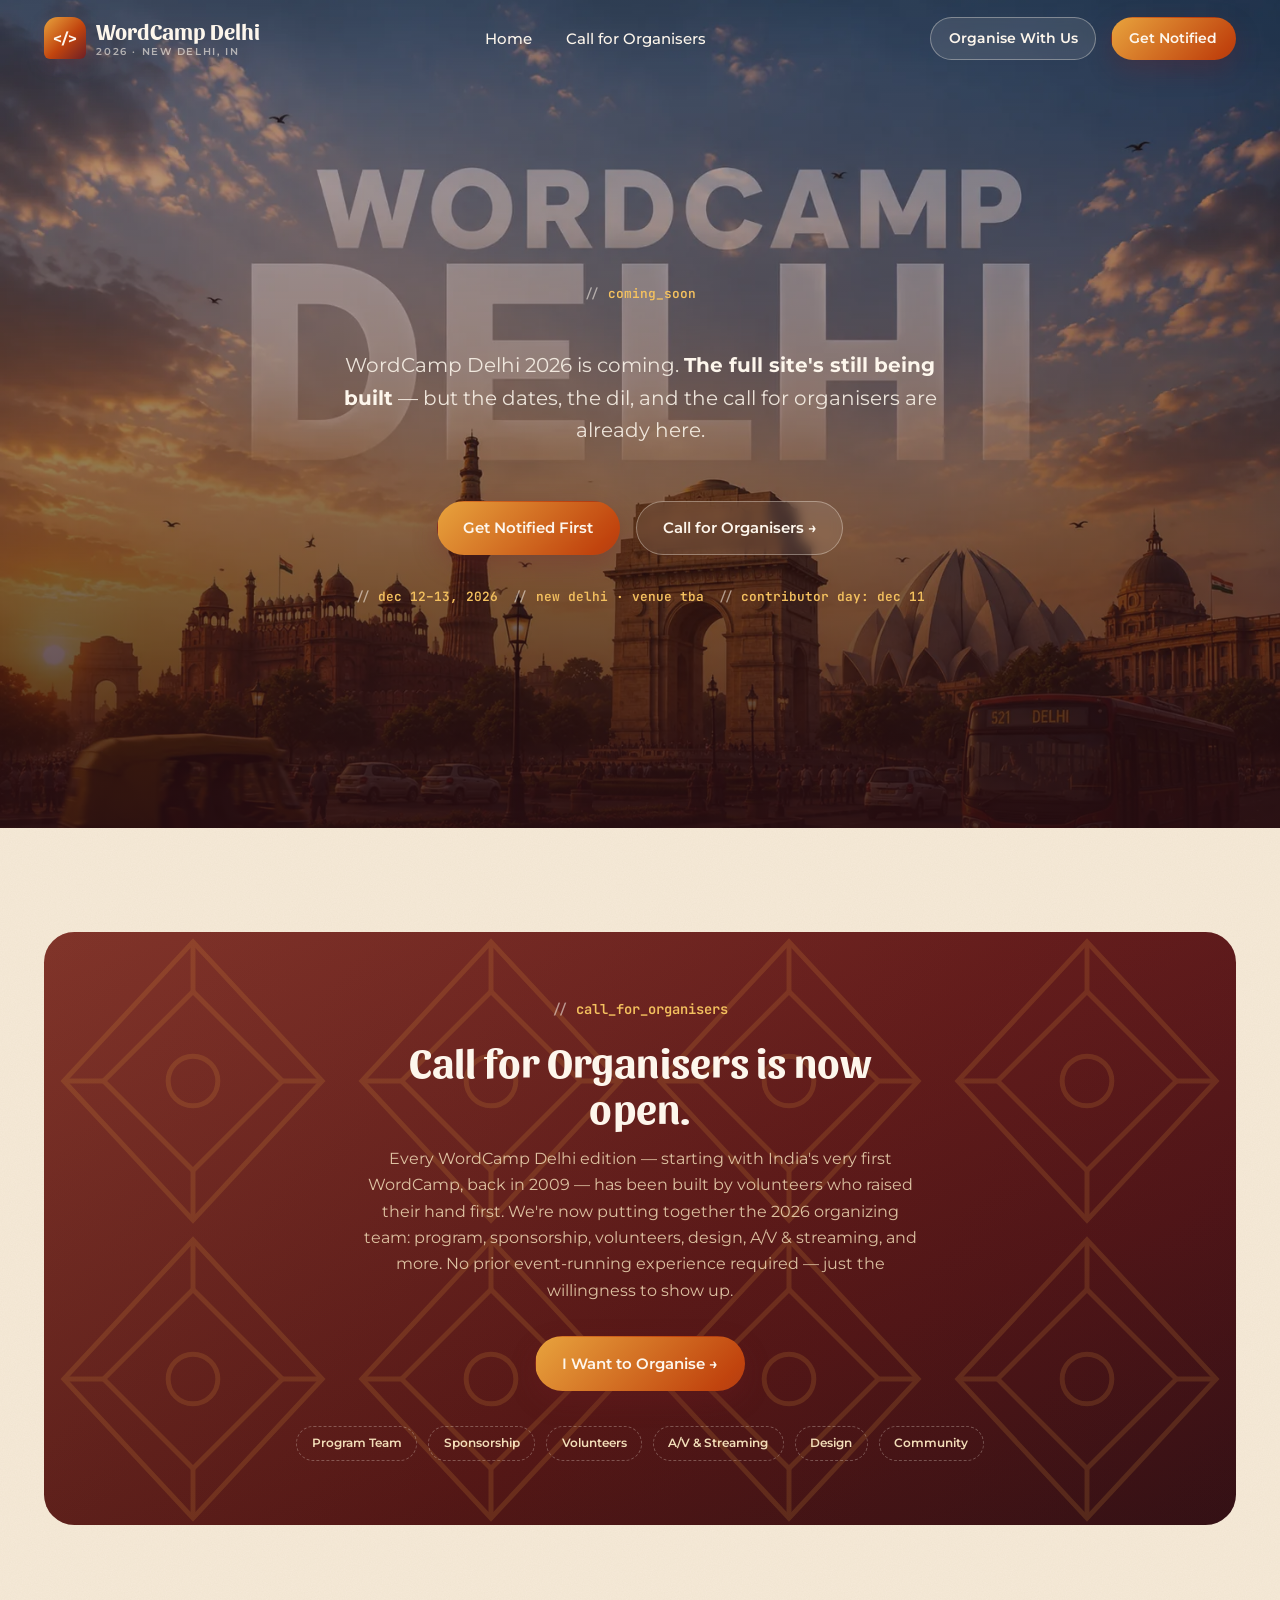
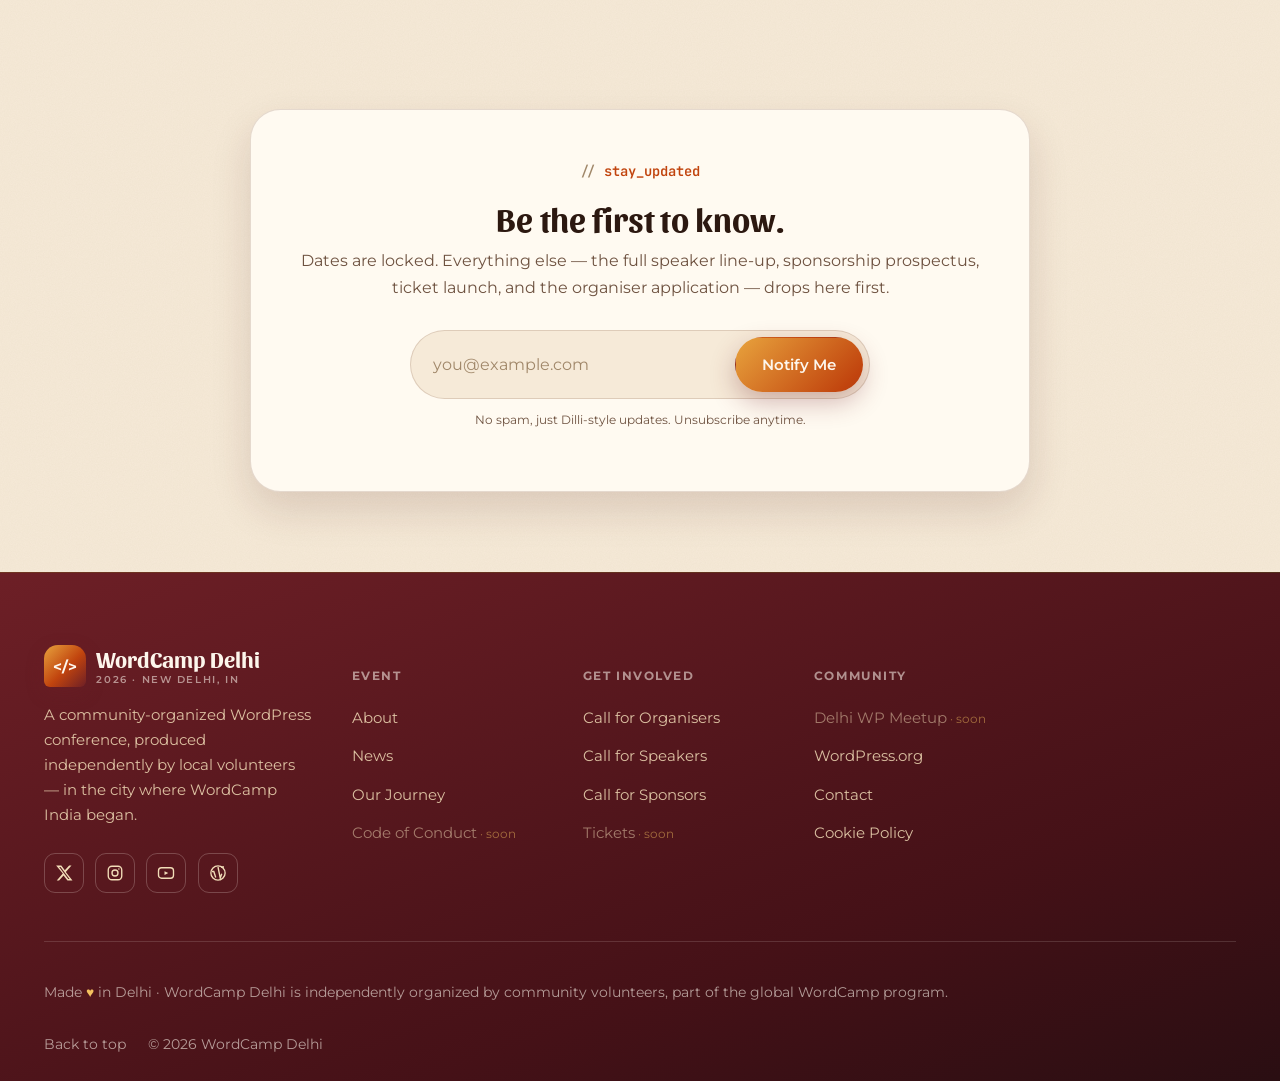
<file: coming-soon.html>
<!doctype html>
<html lang="en">
<head>
<meta charset="UTF-8" />
<meta name="viewport" content="width=device-width, initial-scale=1.0" />
<title>Coming Soon — WordCamp Delhi 2026</title>
<meta name="description" content="WordCamp Delhi 2026 is coming — a community-organized WordPress conference in New Delhi. Stay updated, and join the call for organisers." />
<meta name="theme-color" content="#f6ead8" />

<link rel="icon" href="data:image/svg+xml,%3Csvg xmlns='http://www.w3.org/2000/svg' viewBox='0 0 64 64'%3E%3Cdefs%3E%3ClinearGradient id='g' x1='0' y1='0' x2='1' y2='1'%3E%3Cstop offset='0' stop-color='%23e8a33d'/%3E%3Cstop offset='.55' stop-color='%23c1440e'/%3E%3Cstop offset='1' stop-color='%236d1f26'/%3E%3C/linearGradient%3E%3C/defs%3E%3Crect width='64' height='64' rx='16' fill='%23451117'/%3E%3Ctext x='32' y='42' font-family='Georgia,serif' font-size='30' font-weight='700' text-anchor='middle' fill='url(%23g)'%3E%3C/%3E%3C/text%3E%3C/svg%3E" />

<link rel="preconnect" href="https://fonts.googleapis.com" />
<link rel="preconnect" href="https://fonts.gstatic.com" crossorigin />
<link href="https://fonts.googleapis.com/css2?family=Sansita:ital,wght@0,400;0,700;0,800;0,900;1,700&family=Montserrat:wght@300;400;500;600;700;800&family=JetBrains+Mono:wght@400;500;600;700&display=swap" rel="stylesheet" />

<link rel="stylesheet" href="assets/css/style.css" />
</head>
<body class="has-photo-hero">

<!-- ================= Reusable SVG symbols (jali lattice motif) ================= -->
<svg width="0" height="0" style="position:absolute" aria-hidden="true">
  <defs>
    <symbol id="jali-motif" viewBox="0 0 120 120">
      <g fill="none" stroke="currentColor" stroke-width="2">
        <path d="M60 4 L112 60 L60 116 L8 60 Z" />
        <path d="M60 24 L96 60 L60 96 L24 60 Z" />
        <circle cx="60" cy="60" r="10" />
        <path d="M60 4 V24 M60 96 V116 M8 60 H24 M96 60 H112" />
      </g>
    </symbol>
  </defs>
</svg>

<!-- =============================== HEADER =============================== -->
<header class="site-header" id="siteHeader">
  <div class="container">
    <a href="#home" class="brand">
      <span class="mark">&lt;/&gt;</span>
      <span class="word">WordCamp Delhi<small>2026 · NEW DELHI, IN</small></span>
    </a>

    <nav class="main-nav" aria-label="Primary">
      <a href="index.html">Home</a>
      <a href="#call-for-organisers">Call for Organisers</a>
    </nav>

    <div class="header-actions">
      <a href="#call-for-organisers" class="btn btn-ghost btn-sm">Organise With Us</a>
      <a href="#stay-updated" class="btn btn-primary btn-sm">Get Notified</a>
      <button class="nav-toggle" id="navToggle" aria-label="Toggle menu" aria-expanded="false">
        <span></span><span></span><span></span>
      </button>
    </div>
  </div>
</header>

<!-- ============================ MOBILE NAV OVERLAY ======================== -->
<div class="mobile-nav" id="mobileNav">
  <a href="index.html">Home</a>
  <a href="#call-for-organisers">Call for Organisers</a>
  <a href="#stay-updated" class="btn btn-primary">Get Notified</a>
</div>

<main>
  <!-- ================================ HERO ================================= -->
  <section class="hero hero-photo" id="home">
    <div class="hero-media">
      <img
        class="hero-media-img"
        src="assets/images/wc-delhi-hero-image.webp"
        alt="Golden-hour skyline of New Delhi blending the Red Fort, Qutub Minar, India Gate, Lotus Temple, and Rashtrapati Bhavan, with the WordCamp Delhi wordmark overlaid."
        width="1495"
        height="1052"
      />
      <div class="hero-scrim"></div>
    </div>

    <div class="container hero-inner">
      <!-- Visually hidden — the background photo already carries the WordCamp Delhi
           wordmark, but the page still needs one real heading for a11y/SEO. -->
      <h1 class="sr-only">WordCamp Delhi 2026 — Coming Soon</h1>

      <span class="eyebrow" data-reveal>coming_soon</span>

      <p class="hero-sub" data-reveal data-reveal-delay="2">
        WordCamp Delhi 2026 is coming. <strong>The full site's still being built</strong> — but the dates,
        the dil, and the call for organisers are already here.
      </p>

      <div class="hero-actions" data-reveal data-reveal-delay="3">
        <a href="#stay-updated" class="btn btn-primary">Get Notified First</a>
        <a href="#call-for-organisers" class="btn btn-ghost">Call for Organisers →</a>
      </div>

      <div class="hero-actions" data-reveal data-reveal-delay="4" style="gap:.9rem; margin-top:.3rem">
        <span class="eyebrow">dec 12–13, 2026</span>
        <span class="eyebrow">new delhi · venue tba</span>
        <span class="eyebrow">contributor day: dec 11</span>
      </div>
    </div>
  </section>

  <!-- ======================= CALL FOR ORGANISERS CTA ======================= -->
  <section id="call-for-organisers">
    <div class="container">
      <div class="join-cta" data-reveal>
        <svg class="jali-pattern" viewBox="0 0 480 240" preserveAspectRatio="xMidYMid slice">
          <use href="#jali-motif" x="0" y="0" width="120" height="120" />
          <use href="#jali-motif" x="120" y="0" width="120" height="120" />
          <use href="#jali-motif" x="240" y="0" width="120" height="120" />
          <use href="#jali-motif" x="360" y="0" width="120" height="120" />
          <use href="#jali-motif" x="0" y="120" width="120" height="120" />
          <use href="#jali-motif" x="120" y="120" width="120" height="120" />
          <use href="#jali-motif" x="240" y="120" width="120" height="120" />
          <use href="#jali-motif" x="360" y="120" width="120" height="120" />
        </svg>
        <span class="eyebrow eyebrow-invert">call_for_organisers</span>
        <h2 style="margin-top:1rem">Call for Organisers is now open.</h2>
        <p>Every WordCamp Delhi edition — starting with India's very first WordCamp, back in
          2009 — has been built by volunteers who raised their hand first. We're now putting
          together the 2026 organizing team: program, sponsorship, volunteers, design, A/V &amp;
          streaming, and more. No prior event-running experience required — just the willingness
          to show up.</p>
        <div class="hero-actions" style="margin-top:1.6rem">
          <a href="#stay-updated" class="btn btn-primary">I Want to Organise →</a>
        </div>
        <div class="join-roles">
          <span>Program Team</span><span>Sponsorship</span><span>Volunteers</span><span>A/V &amp; Streaming</span><span>Design</span><span>Community</span>
        </div>
      </div>
    </div>
  </section>

  <!-- =============================== NEWSLETTER ================================ -->
  <section class="newsletter" id="stay-updated">
    <div class="container">
      <div class="newsletter-box" data-reveal>
        <span class="eyebrow">stay_updated</span>
        <h2 style="margin-top:1rem">Be the first to know.</h2>
        <p>Dates are locked. Everything else — the full speaker line-up, sponsorship prospectus,
          ticket launch, and the organiser application — drops here first.</p>
        <form class="newsletter-form" onsubmit="return false;">
          <input type="email" placeholder="you@example.com" required aria-label="Email address" />
          <button type="submit" class="btn btn-primary">Notify Me</button>
        </form>
        <p class="form-note">No spam, just Dilli-style updates. Unsubscribe anytime.</p>
      </div>
    </div>
  </section>
</main>

<!-- ================================ FOOTER =============================== -->
<footer class="site-footer">
  <div class="container">
    <div class="footer-top">
      <div class="footer-brand">
        <a href="#home" class="brand">
          <span class="mark">&lt;/&gt;</span>
          <span class="word">WordCamp Delhi<small>2026 · NEW DELHI, IN</small></span>
        </a>
        <p>A community-organized WordPress conference, produced independently by local volunteers — in the city where WordCamp India began.</p>
        <div class="footer-social" aria-label="Social links">
          <a href="#" aria-label="X / Twitter"><svg width="18" height="18" viewBox="0 0 24 24" fill="currentColor"><path d="M18.9 2H22l-7.6 8.7L23.3 22H16.6l-5.2-6.8L5.4 22H2.3l8.1-9.3L1.5 2h6.9l4.7 6.2L18.9 2Zm-1.2 18h1.7L7.4 3.9H5.6L17.7 20Z"/></svg></a>
          <a href="#" aria-label="Instagram"><svg width="18" height="18" viewBox="0 0 24 24" fill="none" stroke="currentColor" stroke-width="1.8"><rect x="3" y="3" width="18" height="18" rx="5" /><circle cx="12" cy="12" r="4" /><circle cx="17.2" cy="6.8" r="1" fill="currentColor" stroke="none" /></svg></a>
          <a href="#" aria-label="YouTube"><svg width="18" height="18" viewBox="0 0 24 24" fill="none" stroke="currentColor" stroke-width="1.8"><rect x="2" y="5" width="20" height="14" rx="4" /><path d="M10 9.5v5l5-2.5-5-2.5Z" fill="currentColor" stroke="none" /></svg></a>
          <a href="#" aria-label="WordPress.org profile"><svg width="18" height="18" viewBox="0 0 24 24" fill="none" stroke="currentColor" stroke-width="1.8"><circle cx="12" cy="12" r="9.5" /><path d="M4 10h2.4l2.6 8M12 4l3 15 2-6M16 4h4" /></svg></a>
        </div>
      </div>

      <div class="footer-col">
        <h5>Event</h5>
        <ul>
          <li><a href="index.html#about">About</a></li>
          <li><a href="index.html#news">News</a></li>
          <li><a href="index.html#journey">Our Journey</a></li>
          <li><a href="#" class="soon">Code of Conduct</a></li>
        </ul>
      </div>

      <div class="footer-col">
        <h5>Get Involved</h5>
        <ul>
          <li><a href="#call-for-organisers">Call for Organisers</a></li>
          <li><a href="index.html#involve">Call for Speakers</a></li>
          <li><a href="index.html#sponsors">Call for Sponsors</a></li>
          <li><a href="#" class="soon">Tickets</a></li>
        </ul>
      </div>

      <div class="footer-col">
        <h5>Community</h5>
        <ul>
          <li><a href="#" class="soon">Delhi WP Meetup</a></li>
          <li><a href="https://wordpress.org/" target="_blank" rel="noopener">WordPress.org</a></li>
          <li><a href="#stay-updated">Contact</a></li>
          <li><a href="https://wordpress.org/about/privacy/cookies/" target="_blank" rel="noopener">Cookie Policy</a></li>
        </ul>
      </div>
    </div>

    <div class="footer-bottom">
      <p>Made <span class="heart">♥</span> in Delhi · WordCamp Delhi is independently organized by community volunteers, part of the global WordCamp program.</p>
      <div class="footer-bottom-links">
        <a href="#home">Back to top</a>
        <span>© 2026 WordCamp Delhi</span>
      </div>
    </div>
  </div>
</footer>

<button class="back-to-top" id="backToTop" aria-label="Back to top">
  <svg width="18" height="18" viewBox="0 0 24 24" fill="none" stroke="currentColor" stroke-width="2"><path d="M12 19V5M5 12l7-7 7 7" /></svg>
</button>

<script src="assets/js/main.js"></script>
</body>
</html>
</file>
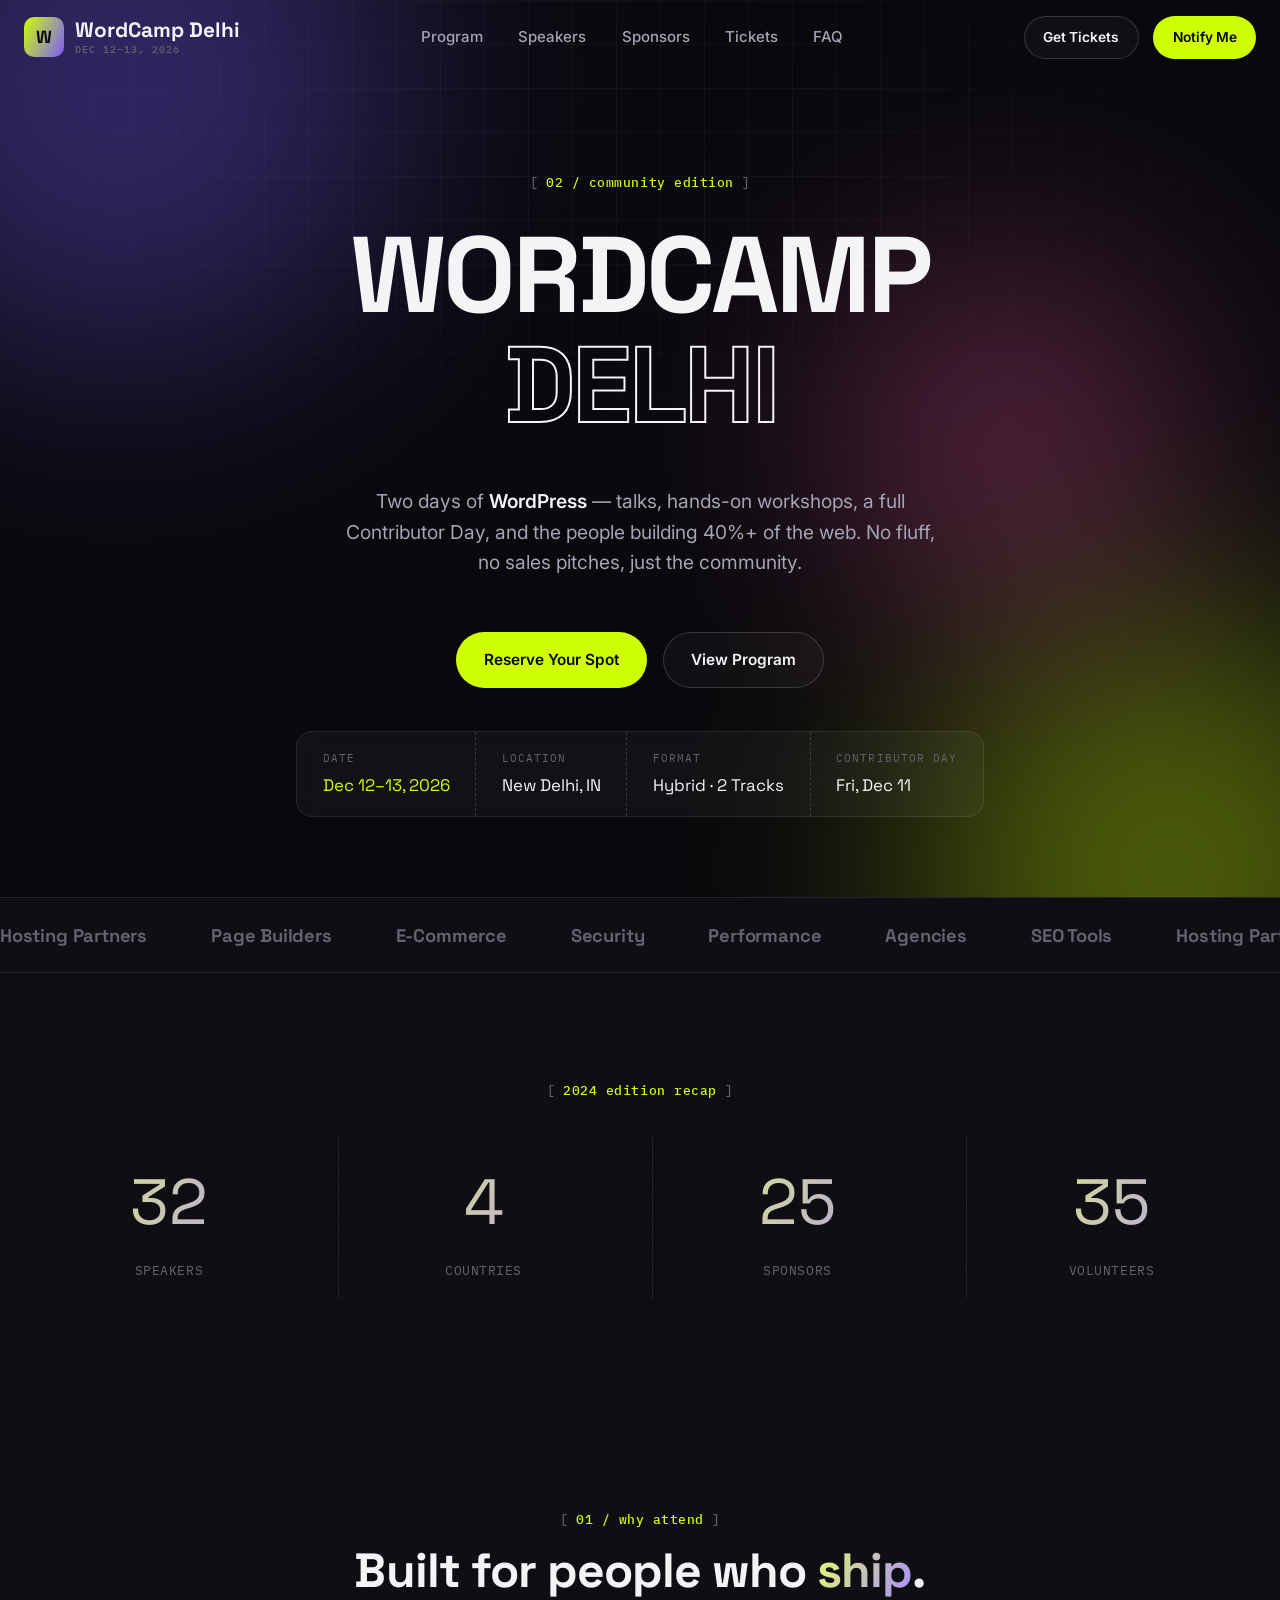
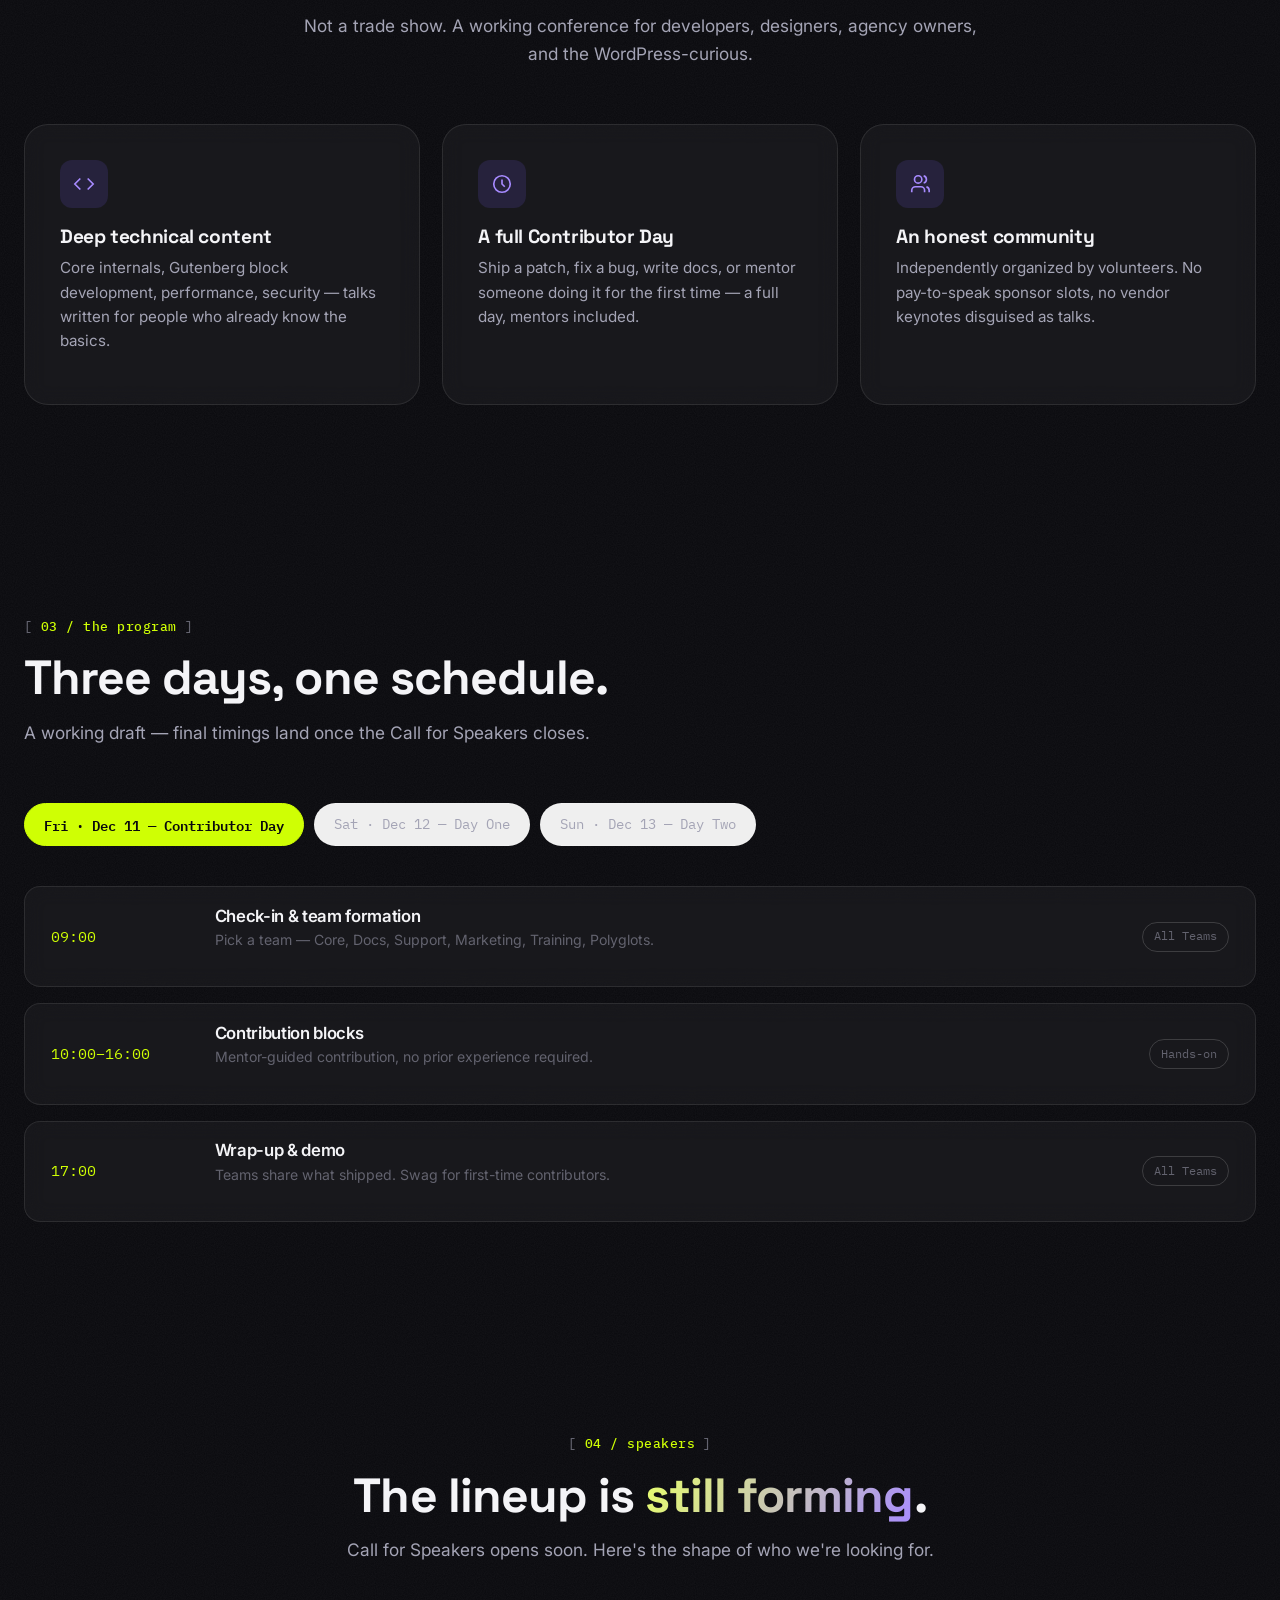
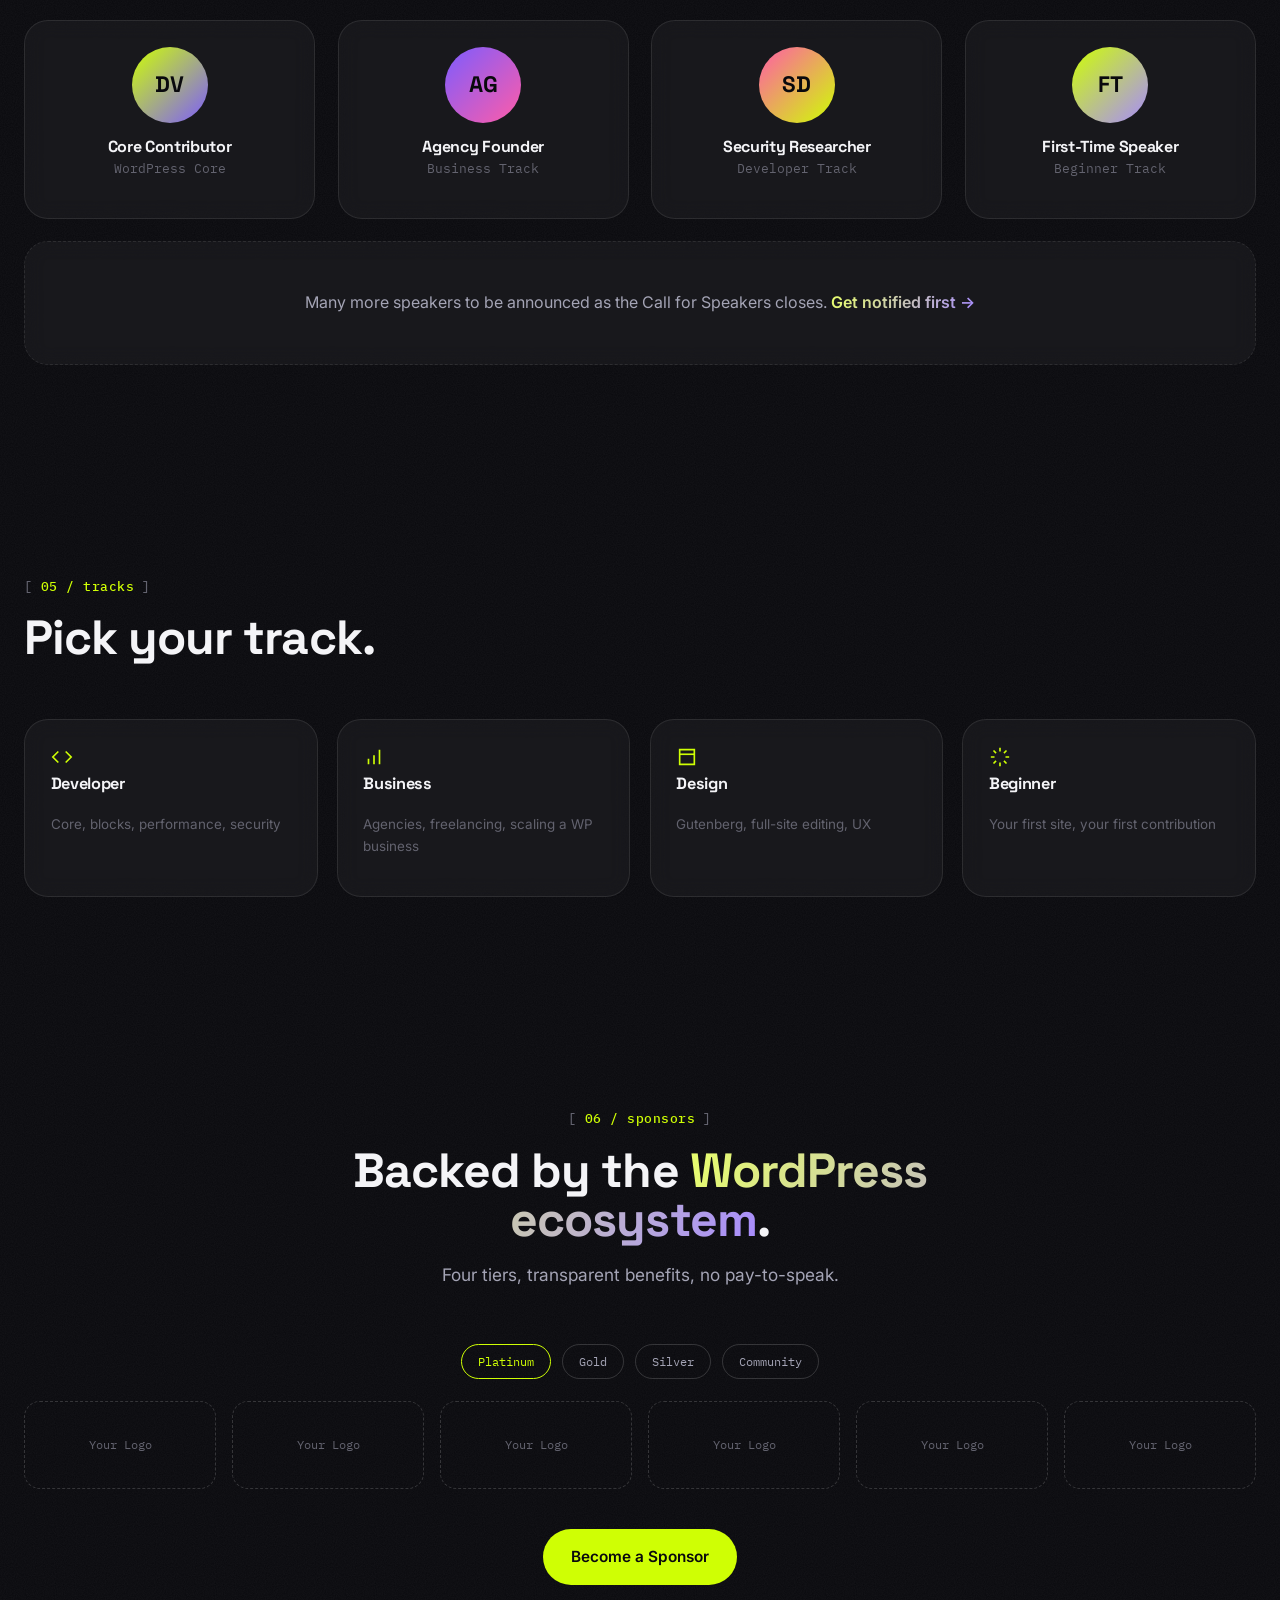
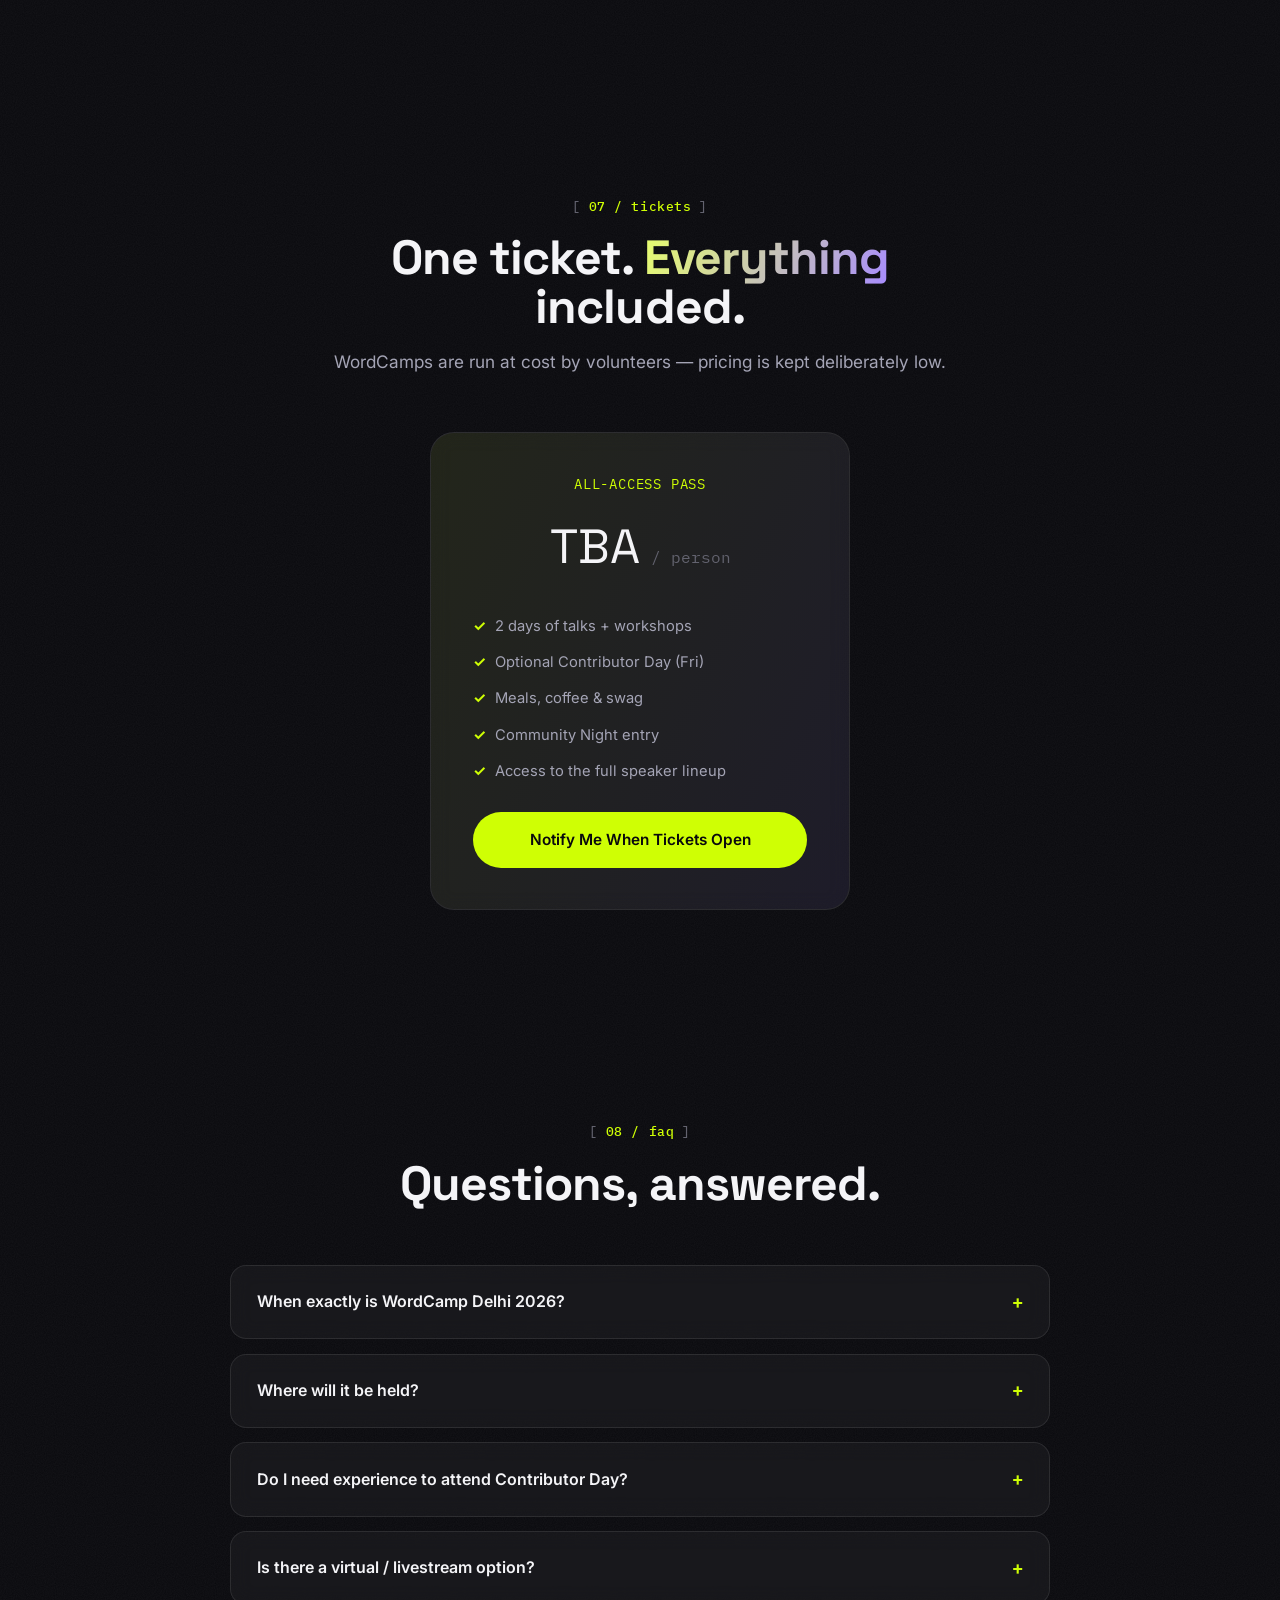
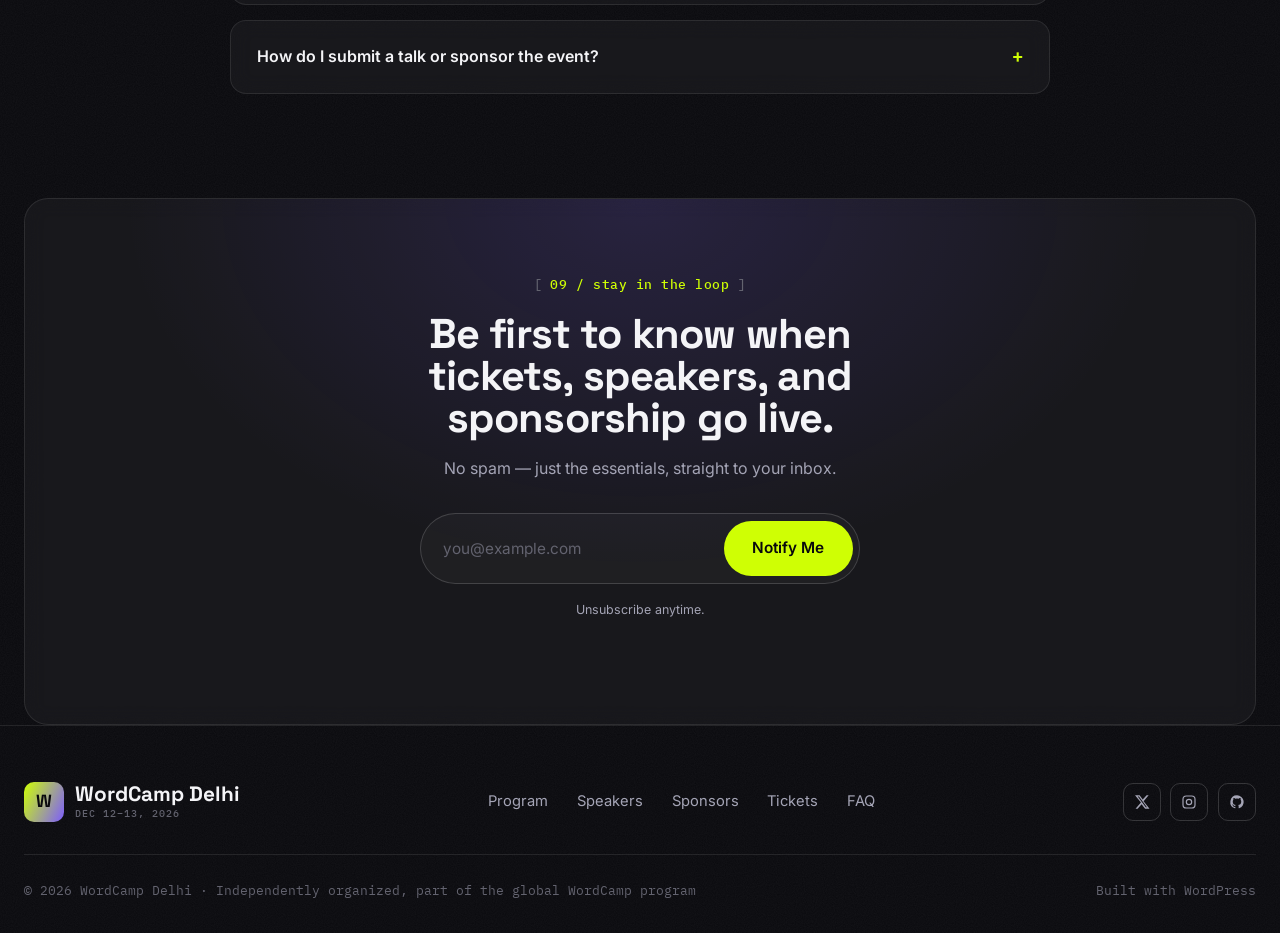
<file: global-concept.html>
<!doctype html>
<html lang="en">
<head>
<meta charset="UTF-8" />
<meta name="viewport" content="width=device-width, initial-scale=1.0" />
<title>WordCamp Delhi 2026 — Signal</title>
<meta name="description" content="WordCamp Delhi 2026 — two days of WordPress talks, workshops, and a Contributor Day. December 12–13, 2026." />
<meta name="theme-color" content="#09090d" />

<link rel="icon" href="data:image/svg+xml,%3Csvg xmlns='http://www.w3.org/2000/svg' viewBox='0 0 64 64'%3E%3Cdefs%3E%3ClinearGradient id='g' x1='0' y1='0' x2='1' y2='1'%3E%3Cstop offset='0' stop-color='%23cfff04'/%3E%3Cstop offset='1' stop-color='%237c5cff'/%3E%3C/linearGradient%3E%3C/defs%3E%3Crect width='64' height='64' rx='14' fill='%2309090d'/%3E%3Crect x='14' y='14' width='36' height='36' rx='8' fill='url(%23g)'/%3E%3C/svg%3E" />

<link rel="preconnect" href="https://fonts.googleapis.com" />
<link rel="preconnect" href="https://fonts.gstatic.com" crossorigin />
<link href="https://fonts.googleapis.com/css2?family=Space+Grotesk:wght@500;600;700&family=Inter:wght@400;500;600;700;800&family=IBM+Plex+Mono:wght@400;500;600&display=swap" rel="stylesheet" />

<link rel="stylesheet" href="assets/css/global-concept.css" />
</head>
<body>

<!-- =============================== HEADER =============================== -->
<header class="site-header" id="siteHeader">
  <div class="container">
    <a href="#home" class="brand">
      <span class="mark">W</span>
      <span class="word">WordCamp Delhi<small>DEC 12–13, 2026</small></span>
    </a>

    <nav class="main-nav" aria-label="Primary">
      <a href="#program">Program</a>
      <a href="#speakers">Speakers</a>
      <a href="#sponsors">Sponsors</a>
      <a href="#tickets">Tickets</a>
      <a href="#faq">FAQ</a>
    </nav>

    <div class="header-actions">
      <a href="#tickets" class="btn btn-ghost btn-sm">Get Tickets</a>
      <a href="#newsletter" class="btn btn-primary btn-sm">Notify Me</a>
      <button class="nav-toggle" id="navToggle" aria-label="Toggle menu" aria-expanded="false">
        <span></span><span></span><span></span>
      </button>
    </div>
  </div>
</header>

<!-- ============================ MOBILE NAV OVERLAY ======================== -->
<div class="mobile-nav" id="mobileNav">
  <a href="#program">Program</a>
  <a href="#speakers">Speakers</a>
  <a href="#sponsors">Sponsors</a>
  <a href="#tickets">Tickets</a>
  <a href="#faq">FAQ</a>
  <a href="#newsletter" class="btn btn-primary">Notify Me</a>
</div>

<main>
  <!-- ================================ HERO ================================= -->
  <section class="hero" id="home">
    <div class="hero-bg">
      <span class="glow glow-1"></span>
      <span class="glow glow-2"></span>
      <span class="glow glow-3"></span>
    </div>
    <div class="hero-grid"></div>

    <div class="container hero-inner">
      <span class="tag" data-reveal>02 / community edition</span>

      <h1 data-reveal data-reveal-delay="1">
        WordCamp
        <span class="line2">Delhi</span>
      </h1>

      <p class="hero-sub" data-reveal data-reveal-delay="2">
        Two days of <strong>WordPress</strong> — talks, hands-on workshops, a full Contributor Day,
        and the people building 40%+ of the web. No fluff, no sales pitches, just the community.
      </p>

      <div class="hero-actions" data-reveal data-reveal-delay="3">
        <a href="#tickets" class="btn btn-primary">Reserve Your Spot</a>
        <a href="#program" class="btn btn-ghost">View Program</a>
      </div>

      <div class="stub glass" data-reveal data-reveal-delay="4">
        <div class="stub-field">
          <div class="k">Date</div>
          <div class="v accent">Dec 12–13, 2026</div>
        </div>
        <div class="stub-field">
          <div class="k">Location</div>
          <div class="v">New Delhi, IN</div>
        </div>
        <div class="stub-field">
          <div class="k">Format</div>
          <div class="v">Hybrid · 2 Tracks</div>
        </div>
        <div class="stub-field">
          <div class="k">Contributor Day</div>
          <div class="v">Fri, Dec 11</div>
        </div>
      </div>
    </div>
  </section>

  <!-- ============================ LOGO STRIP ============================ -->
  <div class="logo-strip" aria-hidden="true">
    <div class="logo-track">
      <span>Hosting Partners</span><span>Page Builders</span><span>E-Commerce</span><span>Security</span><span>Performance</span><span>Agencies</span><span>SEO Tools</span>
      <span>Hosting Partners</span><span>Page Builders</span><span>E-Commerce</span><span>Security</span><span>Performance</span><span>Agencies</span><span>SEO Tools</span>
    </div>
  </div>

  <!-- ================================ STATS ================================= -->
  <section>
    <div class="container">
      <div style="text-align:center; margin-bottom:2rem" data-reveal><span class="tag">2024 edition recap</span></div>
      <div class="stat-row" data-reveal>
        <div class="stat"><div class="num text-signal" data-count="32">0</div><div class="label">Speakers</div></div>
        <div class="stat"><div class="num text-signal" data-count="4">0</div><div class="label">Countries</div></div>
        <div class="stat"><div class="num text-signal" data-count="25">0</div><div class="label">Sponsors</div></div>
        <div class="stat"><div class="num text-signal" data-count="35">0</div><div class="label">Volunteers</div></div>
      </div>
    </div>
  </section>

  <!-- ================================ FEATURES ================================= -->
  <section id="about">
    <div class="container">
      <div class="section-head center" data-reveal>
        <span class="tag">01 / why attend</span>
        <h2>Built for people who <span class="text-signal">ship</span>.</h2>
        <p>Not a trade show. A working conference for developers, designers, agency owners, and the WordPress-curious.</p>
      </div>

      <div class="feature-grid">
        <div class="feature-card glass" data-reveal>
          <div class="f-icon"><svg width="22" height="22" viewBox="0 0 24 24" fill="none" stroke="currentColor" stroke-width="1.8"><path d="m8 6-6 6 6 6M16 6l6 6-6 6" /></svg></div>
          <h3>Deep technical content</h3>
          <p>Core internals, Gutenberg block development, performance, security — talks written for people who already know the basics.</p>
        </div>
        <div class="feature-card glass" data-reveal data-reveal-delay="1">
          <div class="f-icon"><svg width="22" height="22" viewBox="0 0 24 24" fill="none" stroke="currentColor" stroke-width="1.8"><circle cx="12" cy="12" r="9" /><path d="M12 7v5l3 3" /></svg></div>
          <h3>A full Contributor Day</h3>
          <p>Ship a patch, fix a bug, write docs, or mentor someone doing it for the first time — a full day, mentors included.</p>
        </div>
        <div class="feature-card glass" data-reveal data-reveal-delay="2">
          <div class="f-icon"><svg width="22" height="22" viewBox="0 0 24 24" fill="none" stroke="currentColor" stroke-width="1.8"><path d="M17 21v-2a4 4 0 0 0-4-4H7a4 4 0 0 0-4 4v2" /><circle cx="10" cy="7" r="4" /><path d="M22 21v-2a4 4 0 0 0-3-3.87M16 3.13a4 4 0 0 1 0 7.75" /></svg></div>
          <h3>An honest community</h3>
          <p>Independently organized by volunteers. No pay-to-speak sponsor slots, no vendor keynotes disguised as talks.</p>
        </div>
      </div>
    </div>
  </section>

  <!-- ================================ AGENDA ================================= -->
  <section id="program">
    <div class="container">
      <div class="section-head" data-reveal>
        <span class="tag">03 / the program</span>
        <h2>Three days, one schedule.</h2>
        <p>A working draft — final timings land once the Call for Speakers closes.</p>
      </div>

      <div class="agenda-tabs" data-reveal>
        <button class="agenda-tab is-active" data-day="day0">Fri · Dec 11 — Contributor Day</button>
        <button class="agenda-tab" data-day="day1">Sat · Dec 12 — Day One</button>
        <button class="agenda-tab" data-day="day2">Sun · Dec 13 — Day Two</button>
      </div>

      <div class="agenda-list" data-day-panel="day0" data-reveal>
        <div class="glass agenda-row">
          <span class="agenda-time">09:00</span>
          <div class="agenda-main"><h4>Check-in &amp; team formation</h4><p>Pick a team — Core, Docs, Support, Marketing, Training, Polyglots.</p></div>
          <span class="agenda-track">All Teams</span>
        </div>
        <div class="glass agenda-row">
          <span class="agenda-time">10:00–16:00</span>
          <div class="agenda-main"><h4>Contribution blocks</h4><p>Mentor-guided contribution, no prior experience required.</p></div>
          <span class="agenda-track">Hands-on</span>
        </div>
        <div class="glass agenda-row">
          <span class="agenda-time">17:00</span>
          <div class="agenda-main"><h4>Wrap-up &amp; demo</h4><p>Teams share what shipped. Swag for first-time contributors.</p></div>
          <span class="agenda-track">All Teams</span>
        </div>
      </div>

      <div class="agenda-list" data-day-panel="day1" style="display:none" data-reveal>
        <div class="glass agenda-row">
          <span class="agenda-time">09:00</span>
          <div class="agenda-main"><h4>Doors open &amp; badge pickup</h4><p>Breakfast, coffee, and the first round of hallway-track conversations.</p></div>
          <span class="agenda-track">General</span>
        </div>
        <div class="glass agenda-row">
          <span class="agenda-time">10:00</span>
          <div class="agenda-main"><h4>Opening keynote</h4><p>Speaker announced closer to the date.</p></div>
          <span class="agenda-track">Main Stage</span>
        </div>
        <div class="glass agenda-row">
          <span class="agenda-time">11:00–17:00</span>
          <div class="agenda-main"><h4>Track A / Track B sessions</h4><p>Developer and business/beginner tracks running in parallel.</p></div>
          <span class="agenda-track">2 Tracks</span>
        </div>
        <div class="glass agenda-row">
          <span class="agenda-time">19:00</span>
          <div class="agenda-main"><h4>Community night</h4><p>Food, music, and the informal reunion of the day.</p></div>
          <span class="agenda-track">Social</span>
        </div>
      </div>

      <div class="agenda-list" data-day-panel="day2" style="display:none" data-reveal>
        <div class="glass agenda-row">
          <span class="agenda-time">09:30</span>
          <div class="agenda-main"><h4>Doors open</h4><p>Lighter start after Community Night.</p></div>
          <span class="agenda-track">General</span>
        </div>
        <div class="glass agenda-row">
          <span class="agenda-time">10:30–16:00</span>
          <div class="agenda-main"><h4>Track A / Track B sessions</h4><p>Includes a dedicated panel Q&amp;A block — no dodging hard questions.</p></div>
          <span class="agenda-track">2 Tracks</span>
        </div>
        <div class="glass agenda-row">
          <span class="agenda-time">16:30</span>
          <div class="agenda-main"><h4>Closing remarks &amp; prizes</h4><p>Sponsor thank-yous, swag giveaways, see-you-next-years.</p></div>
          <span class="agenda-track">Main Stage</span>
        </div>
      </div>
    </div>
  </section>

  <!-- ================================ SPEAKERS ================================= -->
  <section id="speakers">
    <div class="container">
      <div class="section-head center" data-reveal>
        <span class="tag">04 / speakers</span>
        <h2>The lineup is <span class="text-signal">still forming</span>.</h2>
        <p>Call for Speakers opens soon. Here's the shape of who we're looking for.</p>
      </div>

      <div class="speaker-grid">
        <div class="speaker-card glass" data-reveal>
          <div class="speaker-avatar" style="background: linear-gradient(135deg,#cfff04,#7c5cff)">DV</div>
          <h4>Core Contributor</h4>
          <p>WordPress Core</p>
        </div>
        <div class="speaker-card glass" data-reveal data-reveal-delay="1">
          <div class="speaker-avatar" style="background: linear-gradient(135deg,#7c5cff,#ff5ca8)">AG</div>
          <h4>Agency Founder</h4>
          <p>Business Track</p>
        </div>
        <div class="speaker-card glass" data-reveal data-reveal-delay="2">
          <div class="speaker-avatar" style="background: linear-gradient(135deg,#ff5ca8,#cfff04)">SD</div>
          <h4>Security Researcher</h4>
          <p>Developer Track</p>
        </div>
        <div class="speaker-card glass" data-reveal data-reveal-delay="3">
          <div class="speaker-avatar" style="background: linear-gradient(135deg,#cfff04,#a78bff)">FT</div>
          <h4>First-Time Speaker</h4>
          <p>Beginner Track</p>
        </div>
        <div class="speaker-more glass" data-reveal>
          <p>Many more speakers to be announced as the Call for Speakers closes. <a href="#newsletter" class="text-signal" style="font-weight:600">Get notified first →</a></p>
        </div>
      </div>
    </div>
  </section>

  <!-- ================================ TRACKS ================================= -->
  <section>
    <div class="container">
      <div class="section-head" data-reveal>
        <span class="tag">05 / tracks</span>
        <h2>Pick your track.</h2>
      </div>
      <div class="track-grid">
        <div class="track-chip glass" data-reveal>
          <span class="t-icon"><svg width="22" height="22" viewBox="0 0 24 24" fill="none" stroke="currentColor" stroke-width="1.8"><path d="m8 6-6 6 6 6M16 6l6 6-6 6" /></svg></span>
          <h4>Developer</h4>
          <p>Core, blocks, performance, security</p>
        </div>
        <div class="track-chip glass" data-reveal data-reveal-delay="1">
          <span class="t-icon"><svg width="22" height="22" viewBox="0 0 24 24" fill="none" stroke="currentColor" stroke-width="1.8"><path d="M12 20V10M18 20V4M6 20v-6" /></svg></span>
          <h4>Business</h4>
          <p>Agencies, freelancing, scaling a WP business</p>
        </div>
        <div class="track-chip glass" data-reveal data-reveal-delay="2">
          <span class="t-icon"><svg width="22" height="22" viewBox="0 0 24 24" fill="none" stroke="currentColor" stroke-width="1.8"><path d="M4 4h16v16H4z" /><path d="M4 9h16" /></svg></span>
          <h4>Design</h4>
          <p>Gutenberg, full-site editing, UX</p>
        </div>
        <div class="track-chip glass" data-reveal data-reveal-delay="3">
          <span class="t-icon"><svg width="22" height="22" viewBox="0 0 24 24" fill="none" stroke="currentColor" stroke-width="1.8"><path d="M12 2v4M12 18v4M4.9 4.9l2.8 2.8M16.3 16.3l2.8 2.8M2 12h4M18 12h4M4.9 19.1l2.8-2.8M16.3 7.7l2.8-2.8" /></svg></span>
          <h4>Beginner</h4>
          <p>Your first site, your first contribution</p>
        </div>
      </div>
    </div>
  </section>

  <!-- ================================ SPONSORS ================================= -->
  <section id="sponsors">
    <div class="container">
      <div class="section-head center" data-reveal>
        <span class="tag">06 / sponsors</span>
        <h2>Backed by the <span class="text-signal">WordPress ecosystem</span>.</h2>
        <p>Four tiers, transparent benefits, no pay-to-speak.</p>
      </div>

      <div class="sponsor-tier-row" data-reveal>
        <span class="is-top">Platinum</span><span>Gold</span><span>Silver</span><span>Community</span>
      </div>

      <div class="sponsor-wall" data-reveal>
        <div class="sponsor-slot">Your Logo</div>
        <div class="sponsor-slot">Your Logo</div>
        <div class="sponsor-slot">Your Logo</div>
        <div class="sponsor-slot">Your Logo</div>
        <div class="sponsor-slot">Your Logo</div>
        <div class="sponsor-slot">Your Logo</div>
      </div>

      <div style="text-align:center; margin-top:2.5rem" data-reveal>
        <a href="#newsletter" class="btn btn-primary">Become a Sponsor</a>
      </div>
    </div>
  </section>

  <!-- ================================ TICKETS ================================= -->
  <section id="tickets">
    <div class="container">
      <div class="section-head center" data-reveal>
        <span class="tag">07 / tickets</span>
        <h2>One ticket. <span class="text-signal">Everything</span> included.</h2>
        <p>WordCamps are run at cost by volunteers — pricing is kept deliberately low.</p>
      </div>

      <div class="ticket-wrap" data-reveal>
        <div class="ticket-card glass">
          <div class="t-name">All-Access Pass</div>
          <div class="t-price">TBA <span>/ person</span></div>
          <ul class="ticket-feature-list">
            <li>2 days of talks + workshops</li>
            <li>Optional Contributor Day (Fri)</li>
            <li>Meals, coffee &amp; swag</li>
            <li>Community Night entry</li>
            <li>Access to the full speaker lineup</li>
          </ul>
          <a href="#newsletter" class="btn btn-primary" style="width:100%">Notify Me When Tickets Open</a>
        </div>
      </div>
    </div>
  </section>

  <!-- ================================== FAQ =================================== -->
  <section id="faq">
    <div class="container">
      <div class="section-head center" data-reveal>
        <span class="tag">08 / faq</span>
        <h2>Questions, answered.</h2>
      </div>

      <div class="faq-list" data-reveal>
        <div class="faq-item glass">
          <button class="faq-q"><span>When exactly is WordCamp Delhi 2026?</span><span class="plus">+</span></button>
          <div class="faq-a"><p>Saturday–Sunday, December 12–13, 2026, with an optional Contributor Day on Friday, December 11.</p></div>
        </div>
        <div class="faq-item glass">
          <button class="faq-q"><span>Where will it be held?</span><span class="plus">+</span></button>
          <div class="faq-a"><p>Venue is being finalized for New Delhi. WordCamp Delhi 2024 was hosted at NDMC Convention Centre — details for 2026 will be posted here first.</p></div>
        </div>
        <div class="faq-item glass">
          <button class="faq-q"><span>Do I need experience to attend Contributor Day?</span><span class="plus">+</span></button>
          <div class="faq-a"><p>No. Every team pairs first-timers with a mentor. Bring a laptop and curiosity — that's it.</p></div>
        </div>
        <div class="faq-item glass">
          <button class="faq-q"><span>Is there a virtual / livestream option?</span><span class="plus">+</span></button>
          <div class="faq-a"><p>Main-stage sessions are expected to be livestreamed; details will be confirmed closer to the event.</p></div>
        </div>
        <div class="faq-item glass">
          <button class="faq-q"><span>How do I submit a talk or sponsor the event?</span><span class="plus">+</span></button>
          <div class="faq-a"><p>The Call for Speakers and Call for Sponsors both open soon — sign up below and you'll be first to know.</p></div>
        </div>
      </div>
    </div>
  </section>

  <!-- =============================== NEWSLETTER ================================ -->
  <section class="cta-block glass" id="newsletter" style="margin-inline:1.5rem; border-radius: var(--radius-lg);">
    <span class="tag">09 / stay in the loop</span>
    <h2 style="margin-top:1rem">Be first to know when tickets, speakers, and sponsorship go live.</h2>
    <p>No spam — just the essentials, straight to your inbox.</p>
    <form class="newsletter-form" onsubmit="return false;">
      <input type="email" placeholder="you@example.com" required aria-label="Email address" />
      <button type="submit" class="btn btn-primary">Notify Me</button>
    </form>
    <p class="form-note">Unsubscribe anytime.</p>
  </section>
</main>

<!-- ================================ FOOTER =============================== -->
<footer class="site-footer">
  <div class="container">
    <div class="footer-row">
      <a href="#home" class="brand">
        <span class="mark">W</span>
        <span class="word">WordCamp Delhi<small>DEC 12–13, 2026</small></span>
      </a>

      <div class="footer-links">
        <a href="#program">Program</a>
        <a href="#speakers">Speakers</a>
        <a href="#sponsors">Sponsors</a>
        <a href="#tickets">Tickets</a>
        <a href="#faq">FAQ</a>
      </div>

      <div class="footer-social" aria-label="Social links">
        <a href="#" aria-label="X / Twitter"><svg width="16" height="16" viewBox="0 0 24 24" fill="currentColor"><path d="M18.9 2H22l-7.6 8.7L23.3 22H16.6l-5.2-6.8L5.4 22H2.3l8.1-9.3L1.5 2h6.9l4.7 6.2L18.9 2Zm-1.2 18h1.7L7.4 3.9H5.6L17.7 20Z"/></svg></a>
        <a href="#" aria-label="Instagram"><svg width="16" height="16" viewBox="0 0 24 24" fill="none" stroke="currentColor" stroke-width="1.8"><rect x="3" y="3" width="18" height="18" rx="5" /><circle cx="12" cy="12" r="4" /></svg></a>
        <a href="#" aria-label="GitHub"><svg width="16" height="16" viewBox="0 0 24 24" fill="currentColor"><path d="M12 2a10 10 0 0 0-3.16 19.49c.5.09.68-.22.68-.48v-1.7c-2.78.6-3.37-1.34-3.37-1.34-.46-1.16-1.11-1.47-1.11-1.47-.91-.62.07-.6.07-.6 1 .07 1.53 1.03 1.53 1.03.9 1.52 2.34 1.08 2.91.83.09-.65.35-1.08.63-1.33-2.22-.25-4.56-1.11-4.56-4.94 0-1.09.39-1.98 1.03-2.68-.1-.25-.45-1.27.1-2.65 0 0 .84-.27 2.75 1.02a9.6 9.6 0 0 1 5 0c1.91-1.3 2.75-1.02 2.75-1.02.55 1.38.2 2.4.1 2.65.64.7 1.03 1.59 1.03 2.68 0 3.84-2.34 4.68-4.57 4.93.36.31.68.92.68 1.85v2.74c0 .27.18.58.69.48A10 10 0 0 0 12 2Z"/></svg></a>
      </div>
    </div>

    <div class="footer-bottom">
      <span>© 2026 WordCamp Delhi · Independently organized, part of the global WordCamp program</span>
      <span>Built with WordPress</span>
    </div>
  </div>
</footer>

<button class="back-to-top" id="backToTop" aria-label="Back to top">
  <svg width="18" height="18" viewBox="0 0 24 24" fill="none" stroke="currentColor" stroke-width="2"><path d="M12 19V5M5 12l7-7 7 7" /></svg>
</button>

<script src="assets/js/global-concept.js"></script>
</body>
</html>
</file>
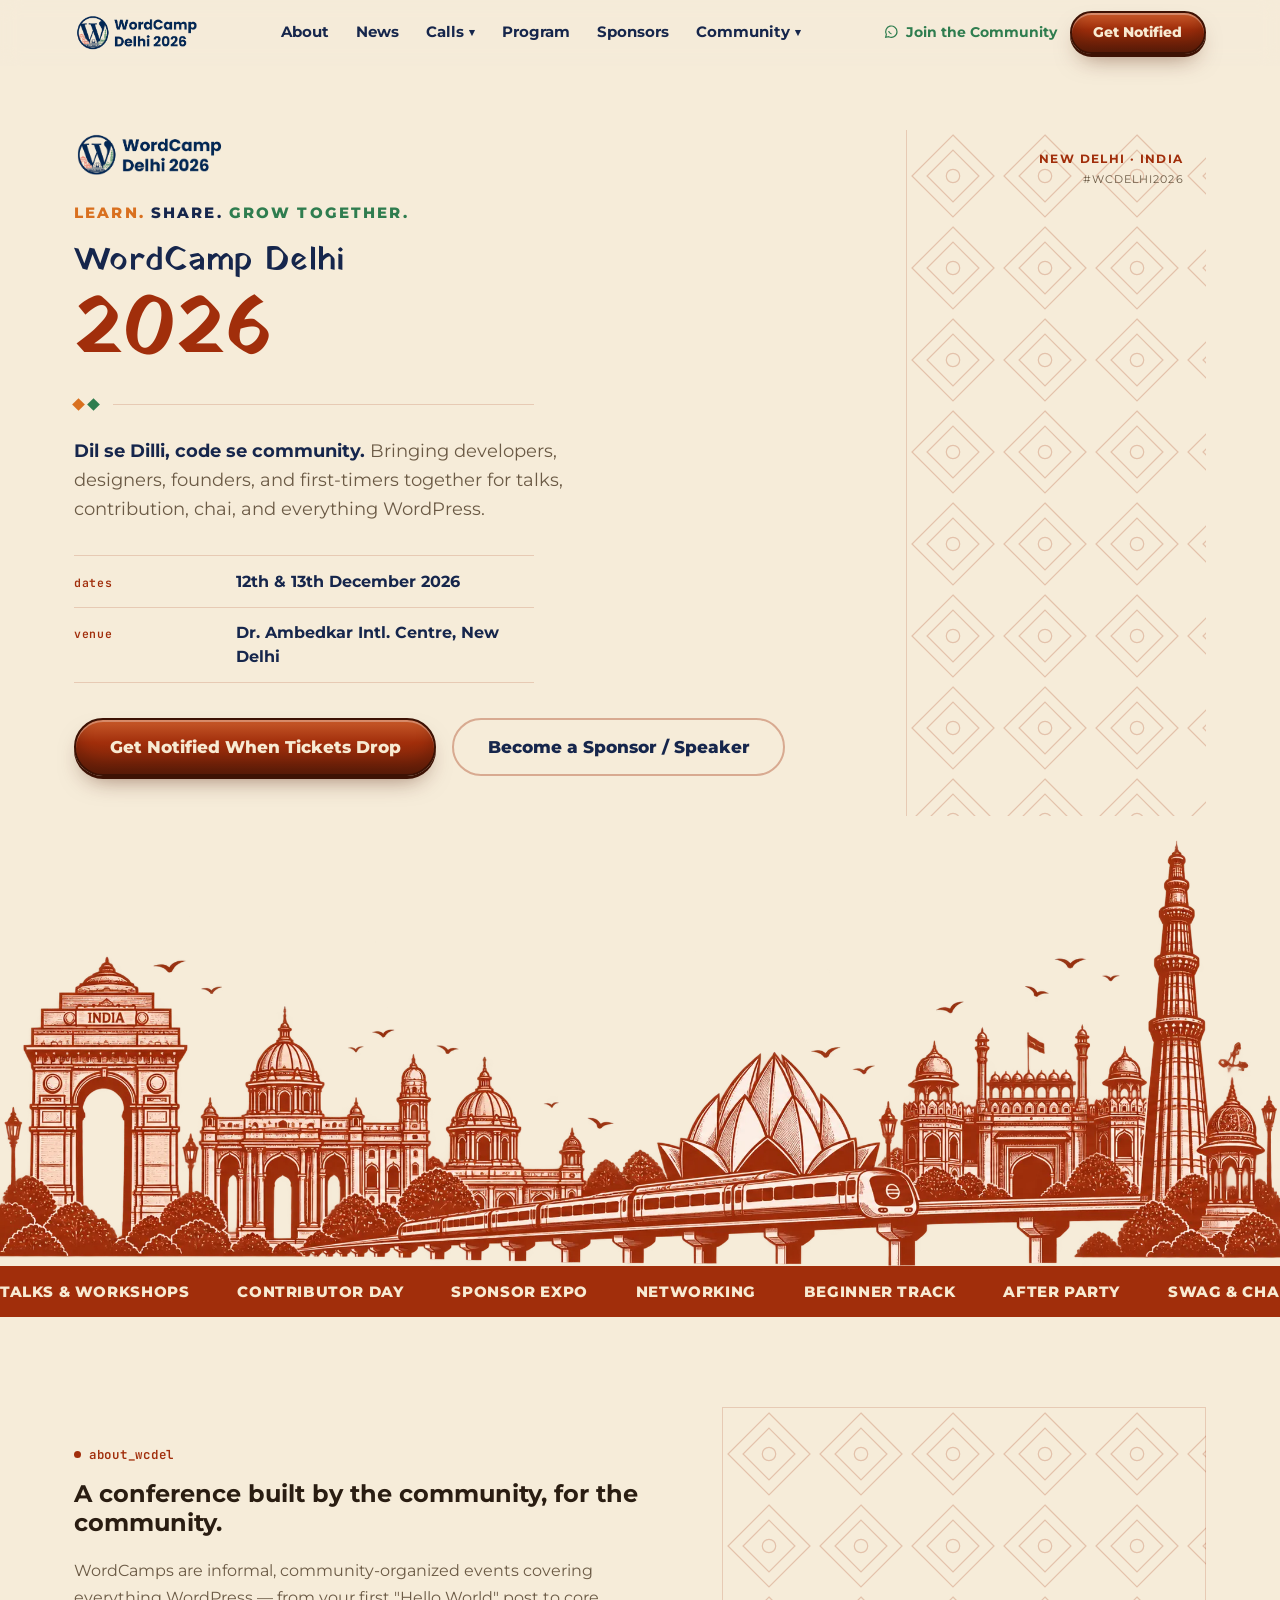
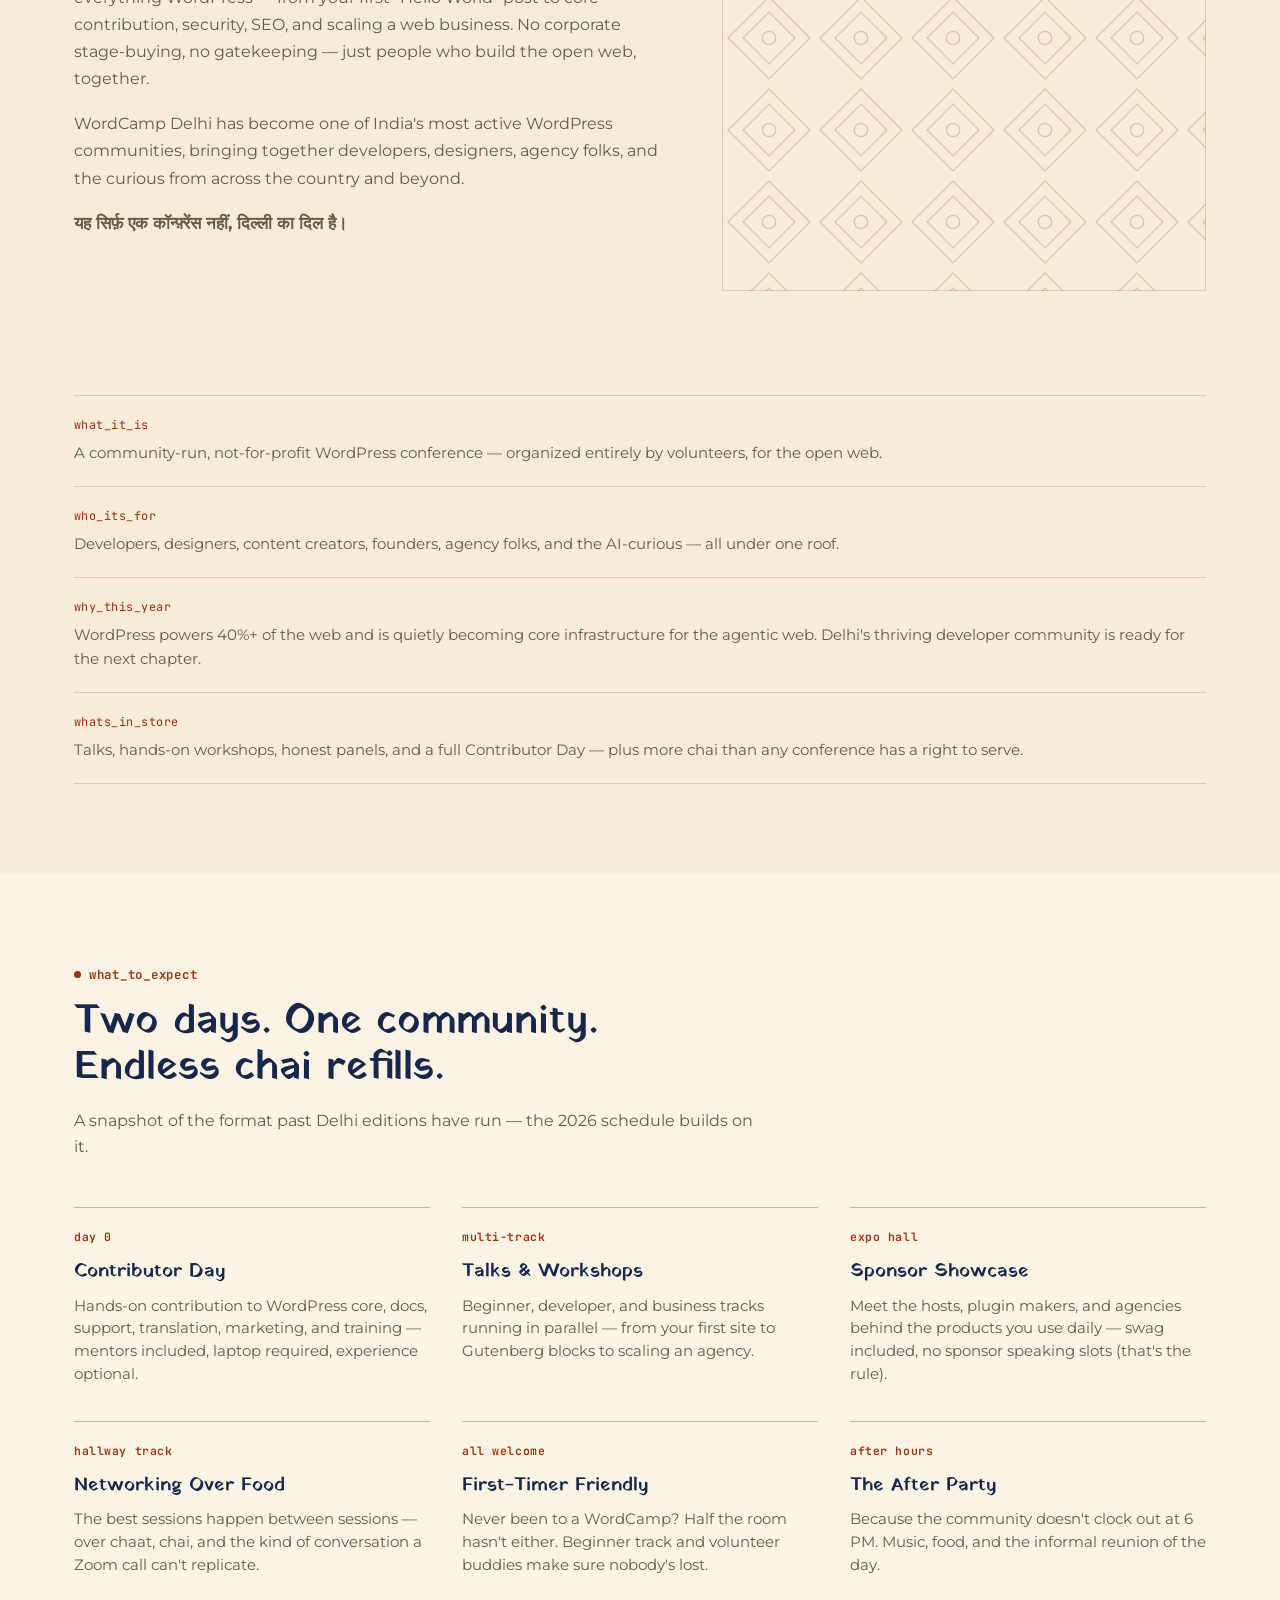
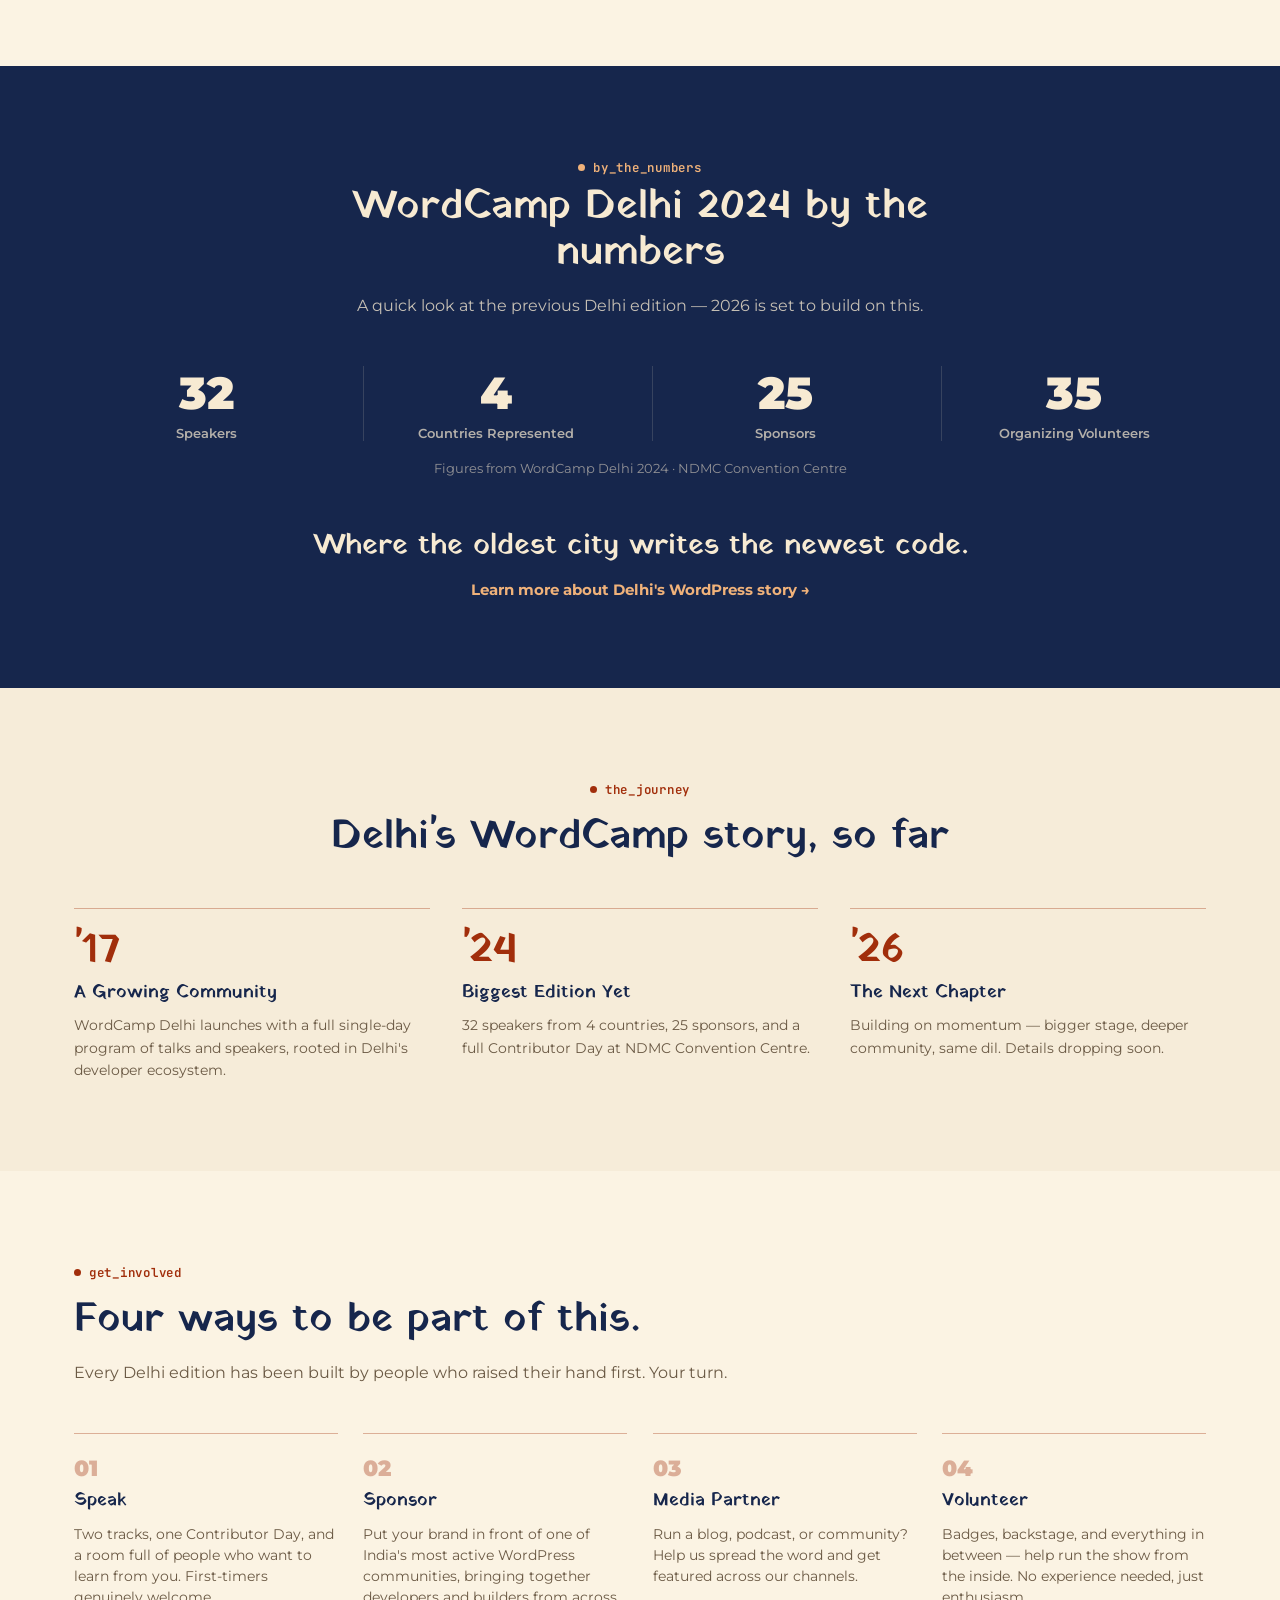
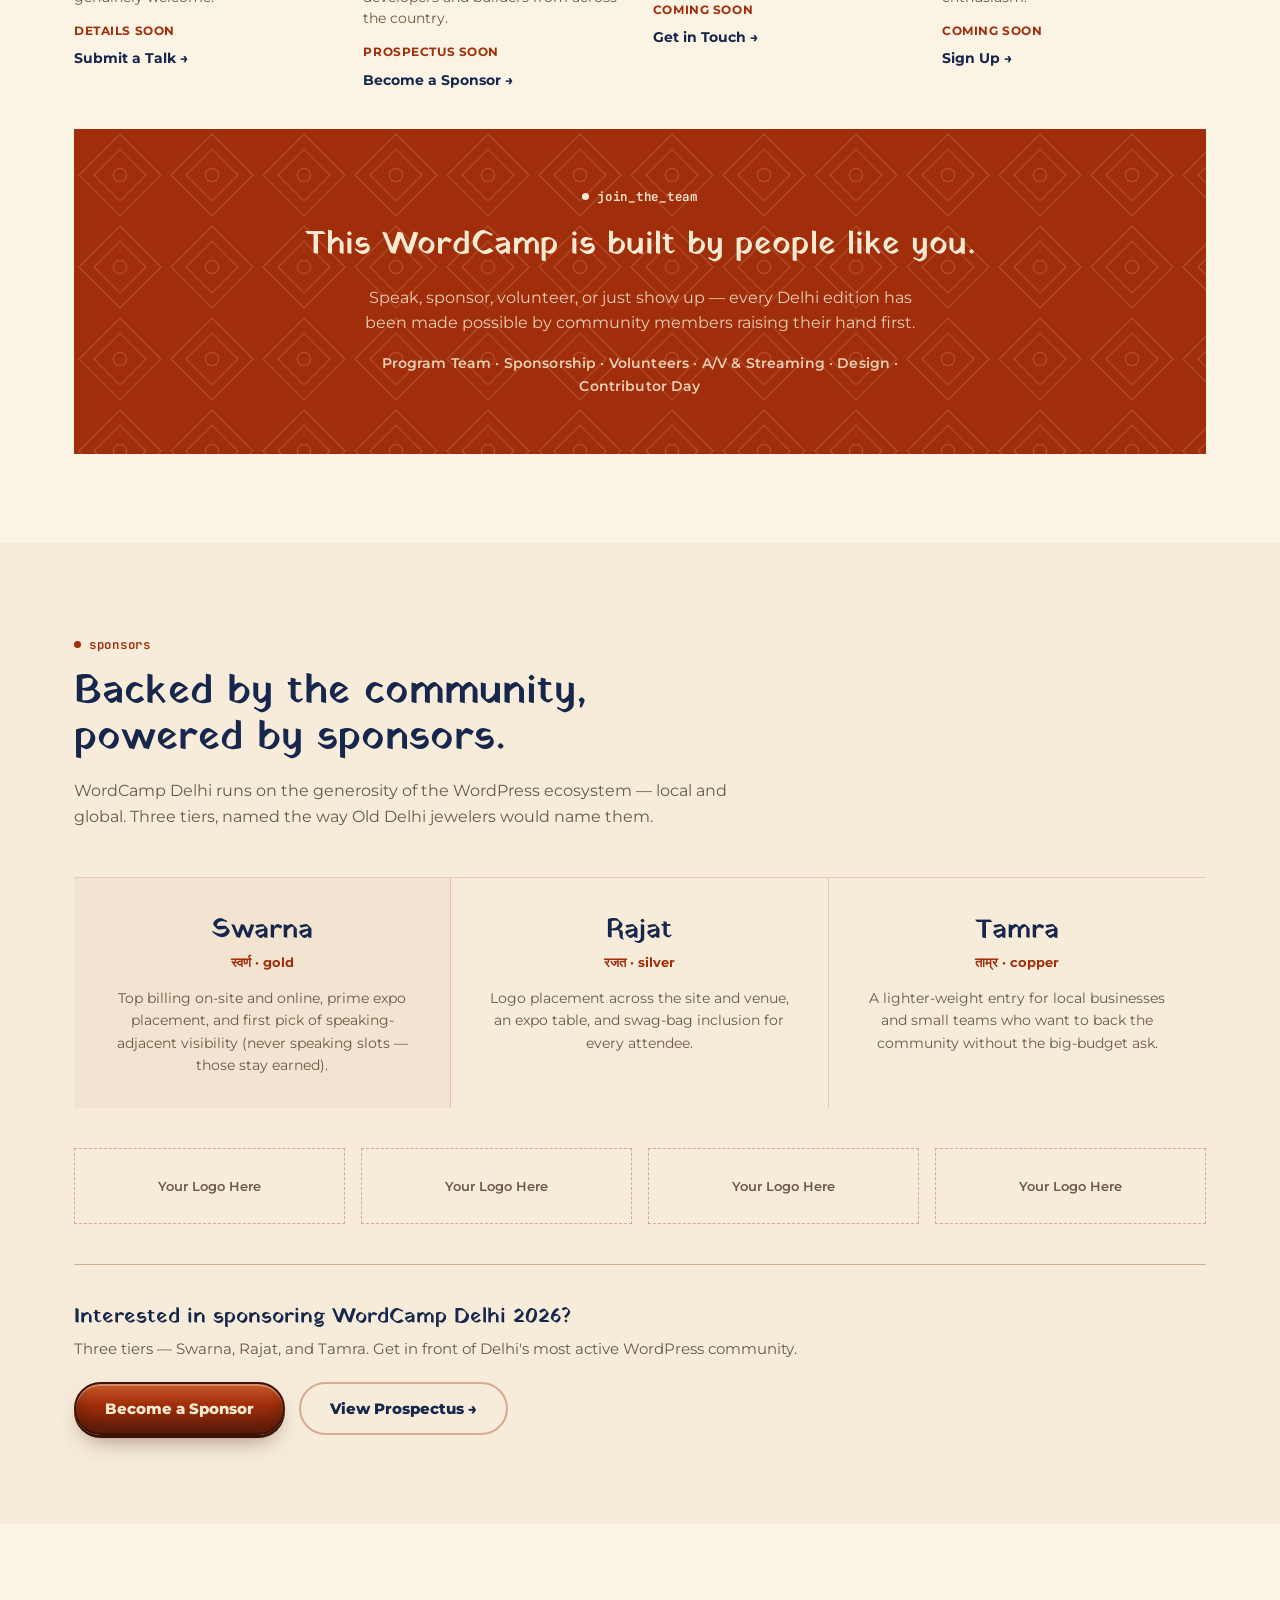
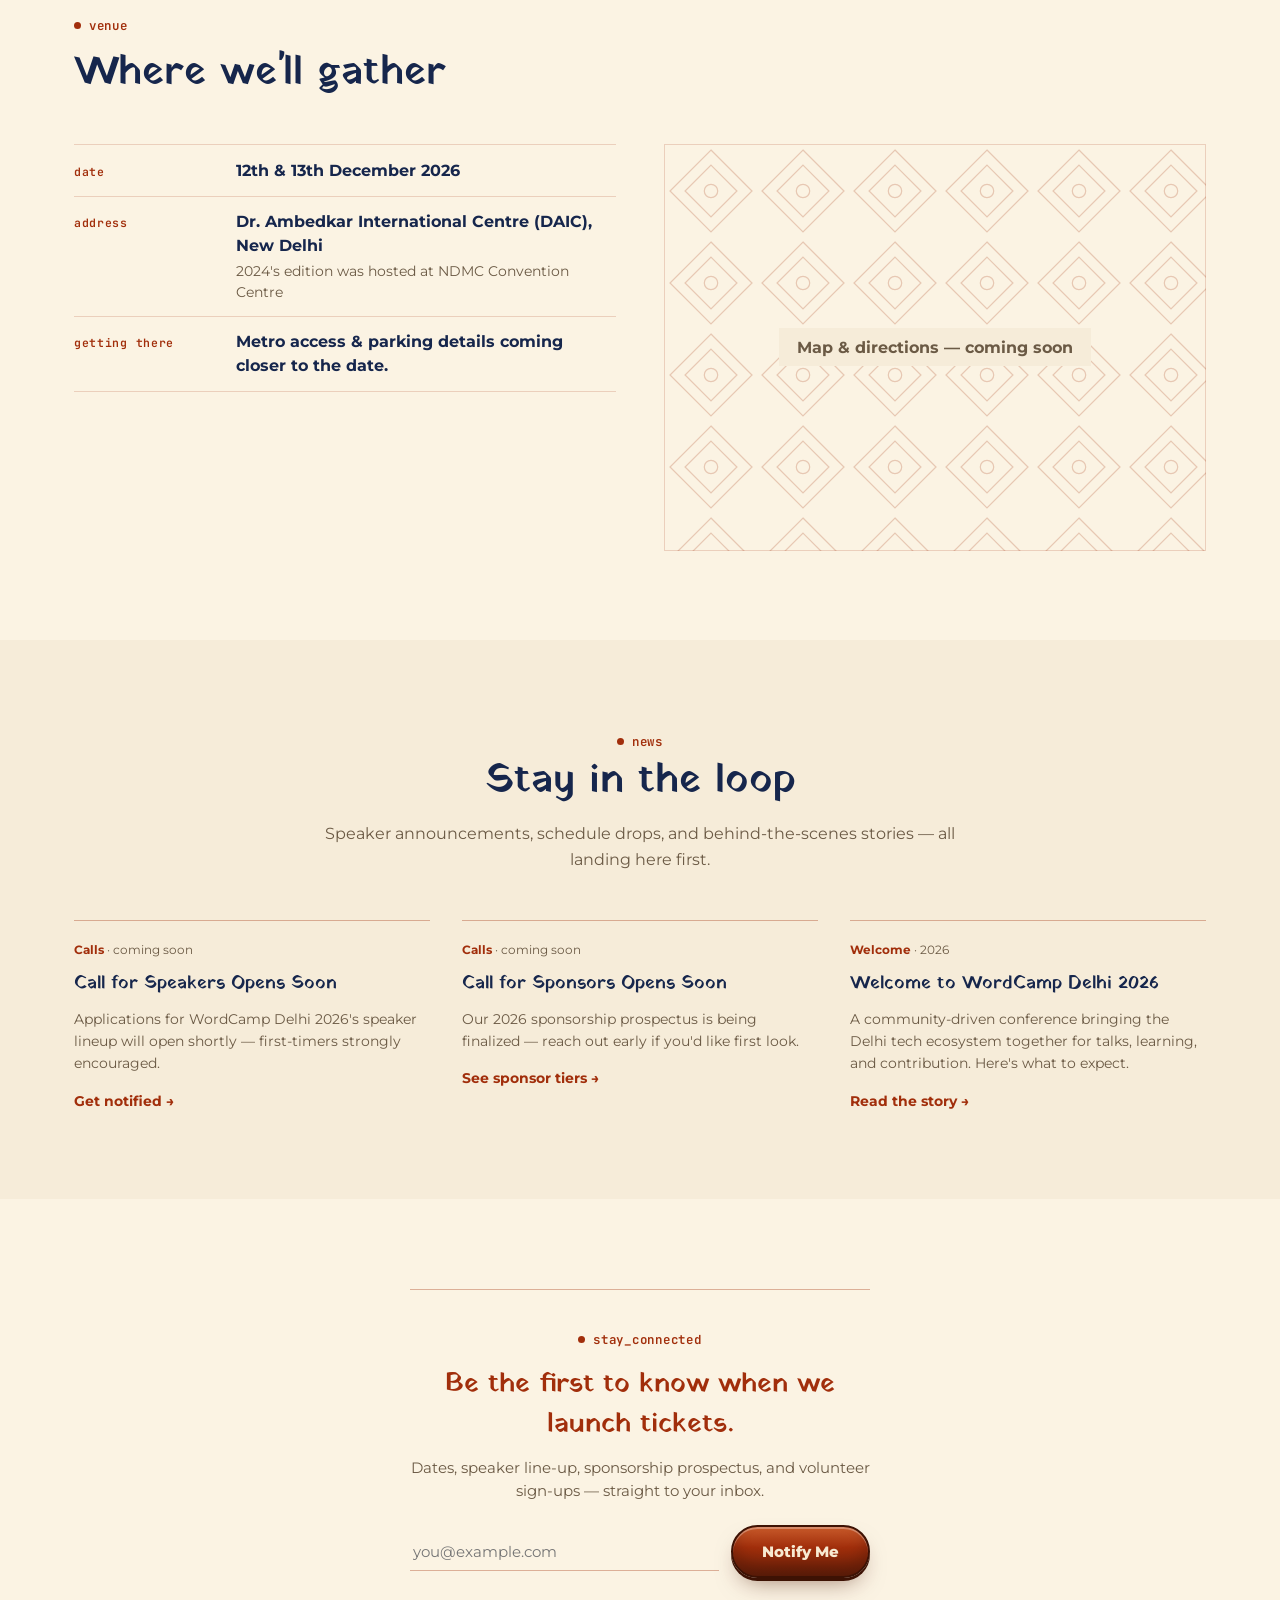
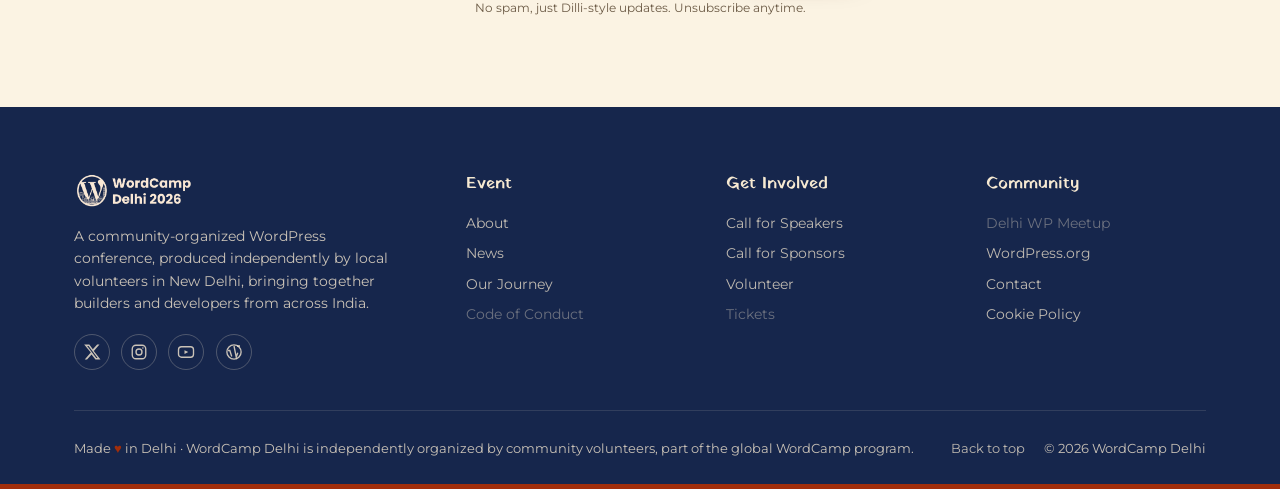
<file: poster-full.html>
<!doctype html>
<html lang="en">
<head>
<meta charset="UTF-8" />
<meta name="viewport" content="width=device-width, initial-scale=1.0" />
<title>WordCamp Delhi 2026 — Where Dilli Meets WordPress</title>
<meta name="description" content="WordCamp Delhi 2026 — a community-organized WordPress conference in New Delhi, bringing together developers, designers, and WordPress enthusiasts. Talks, Contributor Day, sponsor expo, and pure Dilli hospitality." />
<meta name="theme-color" content="#f6ecd9" />

<link rel="icon" href="data:image/svg+xml,%3Csvg xmlns='http://www.w3.org/2000/svg' viewBox='0 0 64 64'%3E%3Cdefs%3E%3ClinearGradient id='g' x1='0' y1='0' x2='1' y2='1'%3E%3Cstop offset='0' stop-color='%23e07b21'/%3E%3Cstop offset='.55' stop-color='%23a12e0b'/%3E%3Cstop offset='1' stop-color='%23162a52'/%3E%3C/linearGradient%3E%3C/defs%3E%3Crect width='64' height='64' rx='16' fill='%23f6ecd9'/%3E%3Ctext x='32' y='42' font-family='Georgia,serif' font-size='30' font-weight='700' text-anchor='middle' fill='url(%23g)'%3EW%3C/text%3E%3C/svg%3E" />

<link rel="preconnect" href="https://fonts.googleapis.com" />
<link rel="preconnect" href="https://fonts.gstatic.com" crossorigin />
<link href="https://fonts.googleapis.com/css2?family=Yatra+One&family=Montserrat:wght@300;400;500;600;700;800;900&family=JetBrains+Mono:wght@400;500;600;700&display=swap" rel="stylesheet" />

<link rel="stylesheet" href="assets/css/poster-full.css" />
</head>
<body>

<!-- =============================== HEADER =============================== -->
<header class="site-header" id="siteHeader">
  <div class="container">
    <a href="#home" class="brand">
      <img class="brand-logo" src="assets/images/wc-logo.webp" alt="WordCamp Delhi 2026" height="40" />
    </a>

    <nav class="main-nav" aria-label="Primary">
      <a href="#about">About</a>
      <a href="#news">News</a>
      <div class="nav-item">
        <a href="#involve">Calls <span class="caret">▾</span></a>
        <div class="nav-dropdown">
          <a href="#involve">Call for Speakers</a>
          <a href="#sponsors">Call for Sponsors</a>
        </div>
      </div>
      <a href="#highlights">Program</a>
      <a href="#sponsors">Sponsors</a>
      <div class="nav-item">
        <a href="#journey">Community <span class="caret">▾</span></a>
        <div class="nav-dropdown">
          <a href="#journey">Our Journey</a>
          <a href="#">Code of Conduct</a>
          <a href="#newsletter">Contact</a>
        </div>
      </div>
    </nav>

    <div class="header-actions">
      <a href="#newsletter" class="btn-whatsapp">
        <svg width="16" height="16" viewBox="0 0 24 24" fill="none" stroke="currentColor" stroke-width="1.8"><path d="M21 11.5a8.5 8.5 0 0 1-12.36 7.56L4 20l1.06-4.36A8.5 8.5 0 1 1 21 11.5Z" /><path d="M8.5 10.5c.3 2 2.2 3.9 4.2 4.2" /></svg>
        Join the Community
      </a>
      <a href="#newsletter" class="btn btn-primary btn-sm">Get Notified</a>
      <button class="nav-toggle" id="navToggle" aria-label="Toggle menu" aria-expanded="false">
        <span></span><span></span><span></span>
      </button>
    </div>
  </div>
</header>

<!-- ============================ MOBILE NAV OVERLAY ======================== -->
<div class="mobile-nav" id="mobileNav">
  <a href="#about">About</a>
  <a href="#news">News</a>
  <a href="#involve" class="sub">↳ Call for Speakers</a>
  <a href="#sponsors" class="sub">↳ Call for Sponsors</a>
  <a href="#highlights">Program</a>
  <a href="#sponsors">Sponsors</a>
  <a href="#journey">Journey</a>
  <a href="#" class="sub">↳ Code of Conduct</a>
  <a href="#newsletter" class="btn btn-primary">Get Notified</a>
</div>

<main>
  <!-- ================================ HERO ================================= -->
  <section class="hero" id="home">
    <div class="container">
      <div class="hero-grid">
        <div class="hero-main">
          <img class="hero-logo" src="assets/images/wc-logo.webp" alt="WordCamp Delhi 2026 logo" data-reveal />

          <p class="hero-tagline" data-reveal data-reveal-delay="1">
            <span class="t-orange">Learn.</span>
            <span class="t-navy">Share.</span>
            <span class="t-green">Grow Together.</span>
          </p>

          <h1 data-reveal data-reveal-delay="2">
            <span class="line1">WordCamp Delhi</span>
            <span class="line2">2026</span>
          </h1>

          <div class="diamond-divider" data-reveal data-reveal-delay="2" aria-hidden="true">
            <span class="diamond d-orange"></span>
            <span class="diamond d-green"></span>
            <span class="hairline"></span>
          </div>

          <p class="hero-sub" data-reveal data-reveal-delay="3">
            <strong>Dil se Dilli, code se community.</strong> Bringing developers, designers, founders,
            and first-timers together for talks, contribution, chai, and everything WordPress.
          </p>

          <dl class="spec-list hero-specs" data-reveal data-reveal-delay="3">
            <div class="spec-row">
              <dt>Dates</dt>
              <dd>12th &amp; 13th December 2026</dd>
            </div>
            <div class="spec-row">
              <dt>Venue</dt>
              <dd>Dr. Ambedkar Intl. Centre, New Delhi</dd>
            </div>
          </dl>

          <div class="hero-actions" data-reveal data-reveal-delay="4">
            <a href="#newsletter" class="btn btn-primary btn-lg">Get Notified When Tickets Drop</a>
            <a href="#involve" class="btn btn-ghost btn-lg">Become a Sponsor / Speaker</a>
          </div>
        </div>

        <aside class="hero-pattern pattern-box" aria-hidden="true">
          <div class="pattern-labels">
            <span>New Delhi · India</span>
            <span>#WCDelhi2026</span>
          </div>
        </aside>
      </div>
    </div>

    <div class="hero-skyline">
      <img
        src="assets/images/skyline.webp"
        alt="Illustrated terracotta skyline of New Delhi featuring India Gate, Lotus Temple, Qutub Minar, and Red Fort with a metro train crossing in front"
        width="2172"
        height="724"
        loading="lazy"
      />
    </div>
  </section>

  <!-- ============================= MARQUEE STRIP ============================ -->
  <div class="marquee-strip" aria-hidden="true">
    <div class="marquee-track">
      <span>Talks &amp; Workshops</span><span>Contributor Day</span><span>Sponsor Expo</span><span>Networking</span>
      <span>Beginner Track</span><span>After Party</span><span>Swag &amp; Chai</span><span>Gutenberg Deep-Dives</span>
      <span>Talks &amp; Workshops</span><span>Contributor Day</span><span>Sponsor Expo</span><span>Networking</span>
      <span>Beginner Track</span><span>After Party</span><span>Swag &amp; Chai</span><span>Gutenberg Deep-Dives</span>
    </div>
  </div>

  <!-- ================================ ABOUT ================================= -->
  <section id="about">
    <div class="container about-grid">
      <div class="about-copy" data-reveal>
        <span class="eyebrow">about_wcdel</span>
        <h2 style="margin-top:1rem">A conference built by the community, for the community.</h2>
        <p>WordCamps are informal, community-organized events covering everything WordPress —
          from your first "Hello World" post to core contribution, security, SEO, and scaling a
          web business. No corporate stage-buying, no gatekeeping — just people who build the
          open web, together.</p>
        <p>WordCamp Delhi has become one of India's most active WordPress communities, bringing together developers, designers, agency folks, and the curious from across the country and beyond.</p>
        <p class="tagline-hi">यह सिर्फ़ एक कॉन्फ़्रेंस नहीं, दिल्ली का दिल है।</p>
      </div>

      <div class="about-visual pattern-box" data-reveal data-reveal-delay="2" aria-hidden="true"></div>

      <dl class="spec-list editorial-list" style="grid-column: 1 / -1;">
        <div class="editorial-row" data-reveal>
          <dt class="info-label">what_it_is</dt>
          <dd>A community-run, not-for-profit WordPress conference — organized entirely by volunteers, for the open web.</dd>
        </div>
        <div class="editorial-row" data-reveal data-reveal-delay="1">
          <dt class="info-label">who_its_for</dt>
          <dd>Developers, designers, content creators, founders, agency folks, and the AI-curious — all under one roof.</dd>
        </div>
        <div class="editorial-row" data-reveal data-reveal-delay="2">
          <dt class="info-label">why_this_year</dt>
          <dd>WordPress powers 40%+ of the web and is quietly becoming core infrastructure for the agentic web. Delhi's thriving developer community is ready for the next chapter.</dd>
        </div>
        <div class="editorial-row" data-reveal data-reveal-delay="3">
          <dt class="info-label">whats_in_store</dt>
          <dd>Talks, hands-on workshops, honest panels, and a full Contributor Day — plus more chai than any conference has a right to serve.</dd>
        </div>
      </dl>
    </div>
  </section>

  <!-- ============================== PROGRAM/HIGHLIGHTS ======================== -->
  <section class="on-panel" id="highlights">
    <div class="container">
      <div class="section-head" data-reveal>
        <span class="eyebrow">what_to_expect</span>
        <h2 style="margin-top:1rem">Two days. One community. Endless chai refills.</h2>
        <p>A snapshot of the format past Delhi editions have run — the 2026 schedule builds on it.</p>
      </div>

      <div class="highlights-grid">
        <div class="highlight-card" data-reveal>
          <span class="tag">Day 0</span>
          <h3>Contributor Day</h3>
          <p>Hands-on contribution to WordPress core, docs, support, translation, marketing, and training — mentors included, laptop required, experience optional.</p>
        </div>
        <div class="highlight-card" data-reveal data-reveal-delay="1">
          <span class="tag">Multi-track</span>
          <h3>Talks &amp; Workshops</h3>
          <p>Beginner, developer, and business tracks running in parallel — from your first site to Gutenberg blocks to scaling an agency.</p>
        </div>
        <div class="highlight-card" data-reveal data-reveal-delay="2">
          <span class="tag">Expo Hall</span>
          <h3>Sponsor Showcase</h3>
          <p>Meet the hosts, plugin makers, and agencies behind the products you use daily — swag included, no sponsor speaking slots (that's the rule).</p>
        </div>
        <div class="highlight-card" data-reveal>
          <span class="tag">Hallway Track</span>
          <h3>Networking Over Food</h3>
          <p>The best sessions happen between sessions — over chaat, chai, and the kind of conversation a Zoom call can't replicate.</p>
        </div>
        <div class="highlight-card" data-reveal data-reveal-delay="1">
          <span class="tag">All Welcome</span>
          <h3>First-Timer Friendly</h3>
          <p>Never been to a WordCamp? Half the room hasn't either. Beginner track and volunteer buddies make sure nobody's lost.</p>
        </div>
        <div class="highlight-card" data-reveal data-reveal-delay="2">
          <span class="tag">After Hours</span>
          <h3>The After Party</h3>
          <p>Because the community doesn't clock out at 6 PM. Music, food, and the informal reunion of the day.</p>
        </div>
      </div>
    </div>
  </section>

  <!-- ================================= STATS ================================ -->
  <section class="on-ink" id="numbers">
    <div class="container">
      <div class="section-head center" data-reveal>
        <span class="eyebrow">by_the_numbers</span>
        <h2>WordCamp Delhi 2024 by the numbers</h2>
        <p class="ink-soft">A quick look at the previous Delhi edition — 2026 is set to build on this.</p>
      </div>

      <div class="stats-panel" data-reveal>
        <div class="stat"><div class="num" data-count="32">0</div><div class="label">Speakers</div></div>
        <div class="stat"><div class="num" data-count="4">0</div><div class="label">Countries Represented</div></div>
        <div class="stat"><div class="num" data-count="25">0</div><div class="label">Sponsors</div></div>
        <div class="stat"><div class="num" data-count="35">0</div><div class="label">Organizing Volunteers</div></div>
      </div>
      <p class="stats-note">Figures from WordCamp Delhi 2024 · NDMC Convention Centre</p>

      <div class="stats-tagline" data-reveal>
        <h3>Where the oldest city writes the newest code.</h3>
        <a href="#journey">Learn more about Delhi's WordPress story →</a>
      </div>
    </div>
  </section>

  <!-- ================================ TIMELINE =============================== -->
  <section id="journey">
    <div class="container">
      <div class="section-head center" data-reveal>
        <span class="eyebrow">the_journey</span>
        <h2 style="margin-top:1rem">Delhi's WordCamp story, so far</h2>
      </div>

      <div class="timeline">
        <div class="timeline-item" data-reveal>
          <div class="timeline-dot">'17</div>
          <h4>A Growing Community</h4>
          <p>WordCamp Delhi launches with a full single-day program of talks and speakers, rooted in Delhi's developer ecosystem.</p>
        </div>
        <div class="timeline-item" data-reveal data-reveal-delay="1">
          <div class="timeline-dot">'24</div>
          <h4>Biggest Edition Yet</h4>
          <p>32 speakers from 4 countries, 25 sponsors, and a full Contributor Day at NDMC Convention Centre.</p>
        </div>
        <div class="timeline-item" data-reveal data-reveal-delay="2">
          <div class="timeline-dot">'26</div>
          <h4>The Next Chapter</h4>
          <p>Building on momentum — bigger stage, deeper community, same dil. Details dropping soon.</p>
        </div>
      </div>
    </div>
  </section>

  <!-- ============================== GET INVOLVED =============================== -->
  <section class="on-panel" id="involve">
    <div class="container">
      <div class="section-head" data-reveal>
        <span class="eyebrow">get_involved</span>
        <h2 style="margin-top:1rem">Four ways to be part of this.</h2>
        <p>Every Delhi edition has been built by people who raised their hand first. Your turn.</p>
      </div>

      <div class="involve-grid">
        <div class="involve-card" data-reveal>
          <span class="involve-num">01</span>
          <h3>Speak</h3>
          <p>Two tracks, one Contributor Day, and a room full of people who want to learn from you. First-timers genuinely welcome.</p>
          <span class="involve-status soon">Details Soon</span>
          <a href="#newsletter" class="involve-link">Submit a Talk →</a>
        </div>
        <div class="involve-card" data-reveal data-reveal-delay="1">
          <span class="involve-num">02</span>
          <h3>Sponsor</h3>
          <p>Put your brand in front of one of India's most active WordPress communities, bringing together developers and builders from across the country.</p>
          <span class="involve-status soon">Prospectus Soon</span>
          <a href="#sponsors" class="involve-link">Become a Sponsor →</a>
        </div>
        <div class="involve-card" data-reveal data-reveal-delay="2">
          <span class="involve-num">03</span>
          <h3>Media Partner</h3>
          <p>Run a blog, podcast, or community? Help us spread the word and get featured across our channels.</p>
          <span class="involve-status soon">Coming Soon</span>
          <a href="#newsletter" class="involve-link">Get in Touch →</a>
        </div>
        <div class="involve-card" data-reveal data-reveal-delay="3">
          <span class="involve-num">04</span>
          <h3>Volunteer</h3>
          <p>Badges, backstage, and everything in between — help run the show from the inside. No experience needed, just enthusiasm.</p>
          <span class="involve-status soon">Coming Soon</span>
          <a href="#newsletter" class="involve-link">Sign Up →</a>
        </div>
      </div>

      <div class="join-cta" data-reveal style="margin-top:2.5rem">
        <span class="eyebrow eyebrow-invert">join_the_team</span>
        <h2 style="margin-top:1rem">This WordCamp is built by people like you.</h2>
        <p>Speak, sponsor, volunteer, or just show up — every Delhi edition has been made possible
          by community members raising their hand first.</p>
        <p class="join-roles-line">Program Team · Sponsorship · Volunteers · A/V &amp; Streaming · Design · Contributor Day</p>
      </div>
    </div>
  </section>

  <!-- ================================ SPONSORS ================================= -->
  <section id="sponsors">
    <div class="container">
      <div class="section-head" data-reveal>
        <span class="eyebrow">sponsors</span>
        <h2 style="margin-top:1rem">Backed by the community, powered by sponsors.</h2>
        <p>WordCamp Delhi runs on the generosity of the WordPress ecosystem — local and global. Three tiers, named the way Old Delhi jewelers would name them.</p>
      </div>

      <div class="sponsor-tiers" data-reveal>
        <div class="sponsor-tier tier-gold">
          <span class="tier-name">Swarna</span>
          <span class="tier-hi">स्वर्ण · gold</span>
          <p>Top billing on-site and online, prime expo placement, and first pick of speaking-adjacent visibility (never speaking slots — those stay earned).</p>
        </div>
        <div class="sponsor-tier">
          <span class="tier-name">Rajat</span>
          <span class="tier-hi">रजत · silver</span>
          <p>Logo placement across the site and venue, an expo table, and swag-bag inclusion for every attendee.</p>
        </div>
        <div class="sponsor-tier">
          <span class="tier-name">Tamra</span>
          <span class="tier-hi">ताम्र · copper</span>
          <p>A lighter-weight entry for local businesses and small teams who want to back the community without the big-budget ask.</p>
        </div>
      </div>

      <div class="sponsor-logos" data-reveal>
        <div class="sponsor-logo-slot">Your Logo Here</div>
        <div class="sponsor-logo-slot">Your Logo Here</div>
        <div class="sponsor-logo-slot">Your Logo Here</div>
        <div class="sponsor-logo-slot">Your Logo Here</div>
      </div>

      <div class="sponsor-callout" data-reveal>
        <div>
          <h3>Interested in sponsoring WordCamp Delhi 2026?</h3>
          <p>Three tiers — Swarna, Rajat, and Tamra. Get in front of Delhi's most active WordPress community.</p>
        </div>
        <div class="actions">
          <a href="#newsletter" class="btn btn-primary">Become a Sponsor</a>
          <a href="#newsletter" class="btn btn-ghost">View Prospectus →</a>
        </div>
      </div>
    </div>
  </section>

  <!-- ================================= VENUE =================================== -->
  <section class="on-panel" id="venue">
    <div class="container">
      <div class="section-head" data-reveal>
        <span class="eyebrow">venue</span>
        <h2 style="margin-top:1rem">Where we'll gather</h2>
      </div>

      <div class="venue-wrap">
        <dl class="spec-list venue-details" data-reveal>
          <div class="spec-row">
            <dt>Date</dt>
            <dd>12th &amp; 13th December 2026</dd>
          </div>
          <div class="spec-row">
            <dt>Address</dt>
            <dd>Dr. Ambedkar International Centre (DAIC), New Delhi<br /><span class="dd-note">2024's edition was hosted at NDMC Convention Centre</span></dd>
          </div>
          <div class="spec-row">
            <dt>Getting there</dt>
            <dd>Metro access &amp; parking details coming closer to the date.</dd>
          </div>
        </dl>

        <div class="venue-map pattern-box" data-reveal data-reveal-delay="2">
          <span>Map &amp; directions — coming soon</span>
        </div>
      </div>
    </div>
  </section>

  <!-- ================================== NEWS =================================== -->
  <section id="news">
    <div class="container">
      <div class="section-head center" data-reveal>
        <span class="eyebrow">news</span>
        <h2>Stay in the loop</h2>
        <p>Speaker announcements, schedule drops, and behind-the-scenes stories — all landing here first.</p>
      </div>

      <div class="news-grid">
        <div class="news-card" data-reveal>
          <div class="news-meta"><span class="news-cat">Calls</span> · coming soon</div>
          <h3>Call for Speakers Opens Soon</h3>
          <p>Applications for WordCamp Delhi 2026's speaker lineup will open shortly — first-timers strongly encouraged.</p>
          <a href="#newsletter" class="news-link">Get notified →</a>
        </div>
        <div class="news-card" data-reveal data-reveal-delay="1">
          <div class="news-meta"><span class="news-cat">Calls</span> · coming soon</div>
          <h3>Call for Sponsors Opens Soon</h3>
          <p>Our 2026 sponsorship prospectus is being finalized — reach out early if you'd like first look.</p>
          <a href="#sponsors" class="news-link">See sponsor tiers →</a>
        </div>
        <div class="news-card" data-reveal data-reveal-delay="2">
          <div class="news-meta"><span class="news-cat">Welcome</span> · 2026</div>
          <h3>Welcome to WordCamp Delhi 2026</h3>
          <p>A community-driven conference bringing the Delhi tech ecosystem together for talks, learning, and contribution. Here's what to expect.</p>
          <a href="#about" class="news-link">Read the story →</a>
        </div>
      </div>
    </div>
  </section>

  <!-- =============================== NEWSLETTER ================================ -->
  <section class="on-panel" id="newsletter">
    <div class="container">
      <div class="newsletter-box" data-reveal>
        <span class="eyebrow">stay_connected</span>
        <h2 style="margin-top:1rem">Be the first to know when we launch tickets.</h2>
        <p>Dates, speaker line-up, sponsorship prospectus, and volunteer sign-ups — straight to your inbox.</p>
        <form class="newsletter-form" onsubmit="return false;">
          <input type="email" placeholder="you@example.com" required aria-label="Email address" />
          <button type="submit" class="btn btn-primary">Notify Me</button>
        </form>
        <p class="form-note">No spam, just Dilli-style updates. Unsubscribe anytime.</p>
      </div>
    </div>
  </section>
</main>

<!-- ================================ FOOTER =============================== -->
<footer class="site-footer">
  <div class="container">
    <div class="footer-top">
      <div class="footer-brand">
        <a href="#home" class="brand">
          <img class="brand-logo" src="assets/images/wc-logo.webp" alt="WordCamp Delhi 2026" height="38" />
        </a>
        <p>A community-organized WordPress conference, produced independently by local volunteers in New Delhi, bringing together builders and developers from across India.</p>
        <div class="footer-social" aria-label="Social links">
          <a href="#" aria-label="X / Twitter"><svg width="18" height="18" viewBox="0 0 24 24" fill="currentColor"><path d="M18.9 2H22l-7.6 8.7L23.3 22H16.6l-5.2-6.8L5.4 22H2.3l8.1-9.3L1.5 2h6.9l4.7 6.2L18.9 2Zm-1.2 18h1.7L7.4 3.9H5.6L17.7 20Z"/></svg></a>
          <a href="#" aria-label="Instagram"><svg width="18" height="18" viewBox="0 0 24 24" fill="none" stroke="currentColor" stroke-width="1.8"><rect x="3" y="3" width="18" height="18" rx="5" /><circle cx="12" cy="12" r="4" /><circle cx="17.2" cy="6.8" r="1" fill="currentColor" stroke="none" /></svg></a>
          <a href="#" aria-label="YouTube"><svg width="18" height="18" viewBox="0 0 24 24" fill="none" stroke="currentColor" stroke-width="1.8"><rect x="2" y="5" width="20" height="14" rx="4" /><path d="M10 9.5v5l5-2.5-5-2.5Z" fill="currentColor" stroke="none" /></svg></a>
          <a href="#" aria-label="WordPress.org profile"><svg width="18" height="18" viewBox="0 0 24 24" fill="none" stroke="currentColor" stroke-width="1.8"><circle cx="12" cy="12" r="9.5" /><path d="M4 10h2.4l2.6 8M12 4l3 15 2-6M16 4h4" /></svg></a>
        </div>
      </div>

      <div class="footer-col">
        <h5>Event</h5>
        <ul>
          <li><a href="#about">About</a></li>
          <li><a href="#news">News</a></li>
          <li><a href="#journey">Our Journey</a></li>
          <li><a href="#" class="soon">Code of Conduct</a></li>
        </ul>
      </div>

      <div class="footer-col">
        <h5>Get Involved</h5>
        <ul>
          <li><a href="#involve">Call for Speakers</a></li>
          <li><a href="#sponsors">Call for Sponsors</a></li>
          <li><a href="#involve">Volunteer</a></li>
          <li><a href="#" class="soon">Tickets</a></li>
        </ul>
      </div>

      <div class="footer-col">
        <h5>Community</h5>
        <ul>
          <li><a href="#" class="soon">Delhi WP Meetup</a></li>
          <li><a href="https://wordpress.org/" target="_blank" rel="noopener">WordPress.org</a></li>
          <li><a href="#newsletter">Contact</a></li>
          <li><a href="https://wordpress.org/about/privacy/cookies/" target="_blank" rel="noopener">Cookie Policy</a></li>
        </ul>
      </div>
    </div>

    <div class="footer-bottom">
      <p>Made <span class="heart">♥</span> in Delhi · WordCamp Delhi is independently organized by community volunteers, part of the global WordCamp program.</p>
      <div class="footer-bottom-links">
        <a href="#home">Back to top</a>
        <span>© 2026 WordCamp Delhi</span>
      </div>
    </div>
  </div>
  <div class="footer-border-strip" aria-hidden="true"></div>
</footer>

<button class="back-to-top" id="backToTop" aria-label="Back to top">
  <svg width="18" height="18" viewBox="0 0 24 24" fill="none" stroke="currentColor" stroke-width="2"><path d="M12 19V5M5 12l7-7 7 7" /></svg>
</button>

<script src="assets/js/main.js"></script>
</body>
</html>
</file>
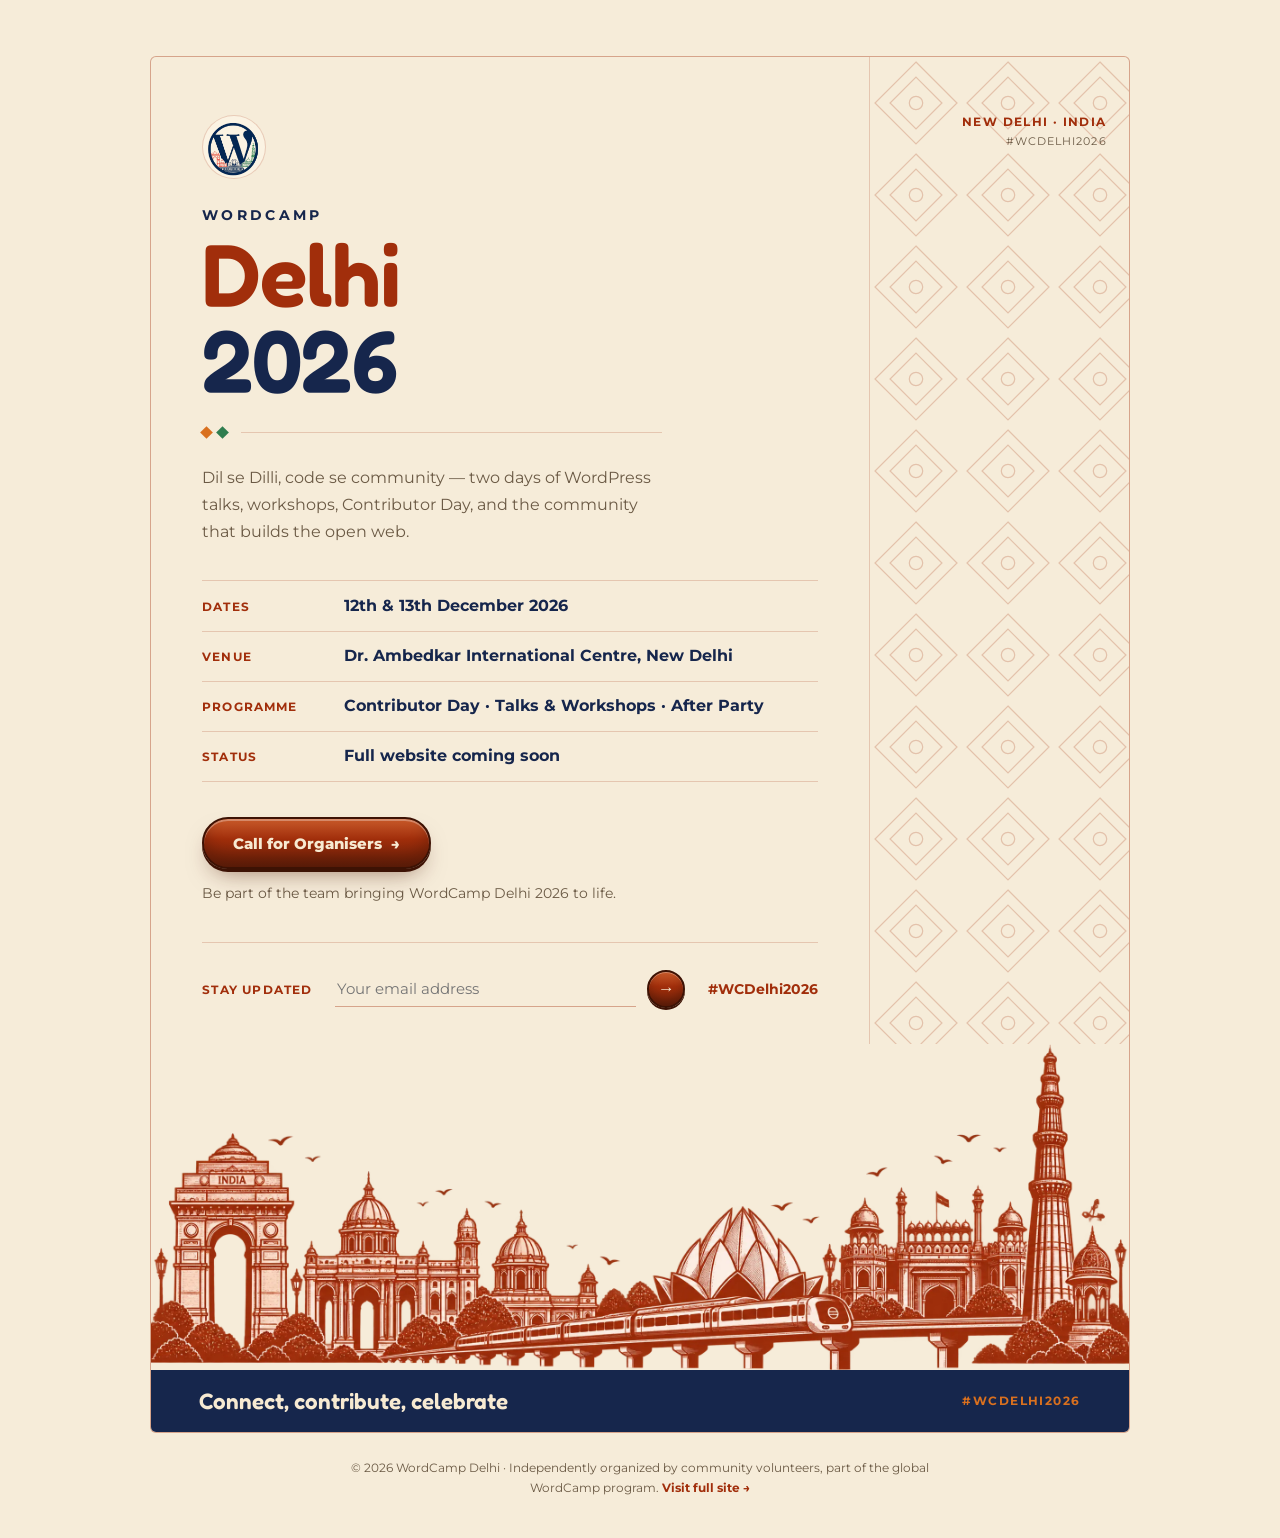
<file: poster-home.html>
<!doctype html>
<html lang="en">
<head>
<meta charset="UTF-8" />
<meta name="viewport" content="width=device-width, initial-scale=1.0" />
<title>WordCamp Delhi 2026 — Learn. Share. Grow Together.</title>
<meta name="description" content="WordCamp Delhi 2026 — 12th &amp; 13th December, Dr. Ambedkar International Centre, New Delhi. Call for Organisers is open. Stay updated for speakers, tickets, and sponsors." />
<meta name="theme-color" content="#f6ecd9" />

<link rel="icon" href="data:image/svg+xml,%3Csvg xmlns='http://www.w3.org/2000/svg' viewBox='0 0 64 64'%3E%3Cdefs%3E%3ClinearGradient id='g' x1='0' y1='0' x2='1' y2='1'%3E%3Cstop offset='0' stop-color='%23e07b21'/%3E%3Cstop offset='.55' stop-color='%23a12e0b'/%3E%3Cstop offset='1' stop-color='%23162a52'/%3E%3C/linearGradient%3E%3C/defs%3E%3Crect width='64' height='64' rx='16' fill='%23f6ecd9'/%3E%3Ctext x='32' y='42' font-family='Georgia,serif' font-size='30' font-weight='700' text-anchor='middle' fill='url(%23g)'%3EW%3C/text%3E%3C/svg%3E" />

<link rel="preconnect" href="https://fonts.googleapis.com" />
<link rel="preconnect" href="https://fonts.gstatic.com" crossorigin />
<link href="https://fonts.googleapis.com/css2?family=Fredoka:wght@500;600;700&family=Montserrat:wght@400;500;600;700;800&display=swap" rel="stylesheet" />

<link rel="stylesheet" href="assets/css/poster.css" />
</head>
<body>

<div class="poster-wrap">
  <main class="poster-sheet">

    <div class="poster-grid">
      <div class="poster-main">

        <div class="poster-badge-crop">
          <img src="assets/images/wc-logo.webp" alt="WordCamp Delhi 2026" />
        </div>

        <span class="poster-eyebrow">WordCamp</span>

        <h1 class="poster-title">
          <span class="t-delhi">Delhi</span>
          <span class="t-year">2026</span>
        </h1>

        <div class="poster-diamond-divider" aria-hidden="true">
          <span class="diamond d-orange"></span>
          <span class="diamond d-green"></span>
          <span class="hairline"></span>
        </div>

        <p class="poster-lede">
          Dil se Dilli, code se community — two days of WordPress talks, workshops,
          Contributor Day, and the community that builds the open web.
        </p>

        <dl class="poster-specs">
          <div class="spec-row">
            <dt>Dates</dt>
            <dd>12th &amp; 13th December 2026</dd>
          </div>
          <div class="spec-row">
            <dt>Venue</dt>
            <dd>Dr. Ambedkar International Centre, New Delhi</dd>
          </div>
          <div class="spec-row">
            <dt>Programme</dt>
            <dd>Contributor Day · Talks &amp; Workshops · After Party</dd>
          </div>
          <div class="spec-row">
            <dt>Status</dt>
            <dd>Full website coming soon</dd>
          </div>
        </dl>

        <div class="poster-actions">
          <a href="#stay-updated" class="poster-btn poster-btn-md">
            Call for Organisers <span class="arrow">→</span>
          </a>
          <p class="poster-actions-note">Be part of the team bringing WordCamp Delhi 2026 to life.</p>
        </div>

        <div class="poster-signup" id="stay-updated">
          <span class="poster-signup-label">Stay updated</span>
          <form class="poster-form" onsubmit="return false;">
            <input type="email" placeholder="Your email address" required aria-label="Email address" />
            <button type="submit" class="poster-form-submit" aria-label="Subscribe">→</button>
          </form>
          <span class="poster-hashtag">#WCDelhi2026</span>
        </div>

      </div>

      <aside class="poster-pattern" aria-hidden="true">
        <div class="poster-pattern-labels">
          <span>New Delhi · India</span>
          <span>#WCDelhi2026</span>
        </div>
      </aside>
    </div>

    <div class="poster-skyline">
      <img
        src="assets/images/skyline.webp"
        alt="Illustrated terracotta skyline of New Delhi featuring India Gate, Lotus Temple, Qutub Minar, and Red Fort with a metro train crossing in front"
        width="2172"
        height="724"
        loading="lazy"
      />
    </div>

    <div class="poster-footer-bar">
      <span class="poster-footer-tagline">Connect, contribute, celebrate</span>
      <span class="poster-footer-tag">#WCDelhi2026</span>
    </div>

  </main>

  <p class="poster-footnote">
    © 2026 WordCamp Delhi · Independently organized by community volunteers, part of the global WordCamp program. <a href="index.html">Visit full site →</a>
  </p>
</div>

<script src="assets/js/poster.js"></script>
</body>
</html>
</file>
<file: assets/css/style.css>
/* ==========================================================================
   WordCamp Delhi 2026 — Design System & Homepage Styles
   Brand idea: "A Purani Dilli haveli courtyard, dressed for a winter mela."
   Warm parchment base, heritage red/marigold/terracotta palette, jali
   lattice + jharokha-arch motifs. Deliberately NOT a dark-mode UI — this
   is a December daytime/golden-hour feel, not a night theme.
   ========================================================================== */

/* -------------------------------- Fonts -------------------------------- */
:root {
  /* ---- Typography ---- */
  --font-heading: 'Sansita', 'Georgia', serif;
  --font-body: 'Montserrat', 'Segoe UI', sans-serif;
  --font-label: 'Montserrat', sans-serif; /* small caps / tags / eyebrows */
  --font-mono: 'JetBrains Mono', 'Fira Code', ui-monospace, monospace; /* labels, tags, // comments */

  /* ---- Surfaces: warm parchment, not dark ---- */
  --bg: #f6ead8;         /* base parchment */
  --bg-soft: #eeddc0;    /* deeper sandstone parchment, for section rhythm */
  --surface: #fffaf1;    /* ivory card surface */
  --surface-2: #fbf1de;  /* secondary ivory */
  --border: rgba(94, 45, 26, 0.16);
  --border-soft: rgba(94, 45, 26, 0.09);

  /* ---- Ink (text on light surfaces) ---- */
  --text: #2c1810;
  --text-dim: #6e5240;
  --text-faint: #a08769;

  /* ---- Cream (text/detail on the few dark heritage blocks) ---- */
  --cream: #fdf6ec;
  --cream-2: #f2ddb8;

  /* ---- Brand hues: Old Delhi haveli palette ---- */
  --maroon: #6d1f26;
  --maroon-2: #8f2a2f;
  --maroon-deep: #451117;
  --terracotta: #c1440e;
  --terracotta-2: #e2703a;
  --marigold: #e8a33d;
  --marigold-2: #f4c15f;
  --indigo-dusk: #223a52; /* used sparingly: a hint of winter evening sky */

  /* ---- Mono accent, used for // comment-style labels ---- */
  --syn-comment: #a08769;

  --grad-brand: linear-gradient(135deg, var(--marigold) 0%, var(--terracotta) 55%, var(--maroon) 100%);
  --grad-brand-text: linear-gradient(135deg, var(--maroon) 0%, var(--terracotta) 55%, #c98a2e 100%);
  --grad-brand-soft: linear-gradient(135deg, rgba(232, 163, 61, 0.16), rgba(193, 68, 14, 0.12) 55%, rgba(109, 31, 38, 0.14));
  --grad-haveli: linear-gradient(160deg, var(--maroon) 0%, var(--maroon-deep) 68%, #2a0e12 100%);

  --shadow-glow: 0 18px 46px rgba(109, 31, 38, 0.2);
  --shadow-card: 0 18px 40px rgba(74, 18, 24, 0.14);

  --radius-sm: 0.6rem;
  --radius-md: 1.1rem;
  --radius-lg: 1.9rem;
  --radius-arch: 2.4rem 2.4rem 1rem 1rem;
  --radius-full: 999px;

  --container: 1240px;
  --header-h: 78px;

  --ease: cubic-bezier(0.16, 1, 0.3, 1);
}

/* ------------------------------- Reset ------------------------------- */
*, *::before, *::after { box-sizing: border-box; }
html { scroll-behavior: smooth; }

body {
  margin: 0;
  background-color: var(--bg);
  /* subtle warm paper grain, baked at low alpha so it never needs blend-mode tricks */
  background-image: url("data:image/svg+xml,%3Csvg xmlns='http://www.w3.org/2000/svg' width='180' height='180'%3E%3Cfilter id='n'%3E%3CfeTurbulence type='fractalNoise' baseFrequency='0.85' numOctaves='2' stitchTiles='stitch'/%3E%3CfeColorMatrix type='matrix' values='0 0 0 0 0.35 0 0 0 0 0.2 0 0 0 0 0.1 0 0 0 0.06 0'/%3E%3C/filter%3E%3Crect width='100%25' height='100%25' filter='url(%23n)'/%3E%3C/svg%3E");
  color: var(--text);
  font-family: var(--font-body);
  font-size: 16px;
  line-height: 1.65;
  -webkit-font-smoothing: antialiased;
  overflow-x: hidden;
}

img, svg { display: block; max-width: 100%; }
a { color: inherit; text-decoration: none; }
ul { list-style: none; margin: 0; padding: 0; }
button { font: inherit; cursor: pointer; }

::selection { background: var(--marigold); color: var(--maroon-deep); }

::-webkit-scrollbar { width: 10px; }
::-webkit-scrollbar-track { background: var(--bg); }
::-webkit-scrollbar-thumb { background: var(--terracotta-2); border-radius: 999px; border: 2px solid var(--bg); }
::-webkit-scrollbar-thumb:hover { background: var(--maroon); }

h1, h2, h3, h4 {
  font-family: var(--font-heading);
  font-weight: 700;
  letter-spacing: 0.005em;
  margin: 0;
  line-height: 1.1;
  color: var(--text);
}

.container {
  width: 100%;
  max-width: var(--container);
  margin-inline: auto;
  padding-inline: 1.5rem;
}

/* Code-comment style section labels — "// about_wcdel" — the primary techy signature */
.eyebrow {
  display: inline-flex;
  align-items: center;
  gap: 0.45rem;
  font-family: var(--font-mono);
  font-weight: 600;
  font-size: 0.86rem;
  letter-spacing: 0;
  color: var(--terracotta);
}
.eyebrow::before { content: '//'; color: var(--syn-comment); font-weight: 500; }

.eyebrow-invert { color: var(--marigold-2); }
.eyebrow-invert::before { color: rgba(253, 246, 236, 0.55); }

.section-head { max-width: 680px; margin-bottom: 3rem; }
.section-head.center { margin-inline: auto; text-align: center; }
.section-head h2 { font-size: clamp(2rem, 4vw, 2.8rem); margin-top: 0.9rem; }
.section-head p { color: var(--text-dim); font-size: 1.08rem; margin-top: 0.9rem; }

.text-gradient {
  background: var(--grad-brand-text);
  -webkit-background-clip: text;
  background-clip: text;
  color: transparent;
}

/* Reveal-on-scroll */
[data-reveal] { opacity: 0; transform: translateY(28px); transition: opacity 0.8s var(--ease), transform 0.8s var(--ease); }
[data-reveal].is-visible { opacity: 1; transform: translateY(0); }
[data-reveal-delay="1"] { transition-delay: 0.1s; }
[data-reveal-delay="2"] { transition-delay: 0.2s; }
[data-reveal-delay="3"] { transition-delay: 0.3s; }
[data-reveal-delay="4"] { transition-delay: 0.4s; }

/* Buttons */
.btn {
  display: inline-flex;
  align-items: center;
  justify-content: center;
  gap: 0.5rem;
  padding: 0.85rem 1.6rem;
  border-radius: var(--radius-full);
  font-weight: 600;
  font-size: 0.96rem;
  border: 1px solid transparent;
  transition: transform 0.35s var(--ease), box-shadow 0.35s var(--ease), background 0.35s var(--ease), color 0.35s var(--ease);
  white-space: nowrap;
}
.btn:active { transform: scale(0.97); }

.btn-primary {
  background: var(--grad-brand);
  background-size: 160% 160%;
  color: var(--cream);
  box-shadow: 0 10px 26px rgba(109, 31, 38, 0.3);
}
.btn-primary:hover { background-position: 100% 0; box-shadow: 0 16px 34px rgba(74, 18, 24, 0.4); transform: translateY(-2px); }

.btn-ghost {
  background: rgba(255, 255, 255, 0.55);
  border-color: var(--border);
  color: var(--maroon);
  backdrop-filter: blur(6px);
}
.btn-ghost:hover { border-color: var(--terracotta); color: var(--terracotta); transform: translateY(-2px); }

.btn-dark {
  background: var(--maroon-deep);
  color: var(--cream);
}
.btn-dark:hover { background: var(--terracotta); color: #fff; transform: translateY(-2px); }

.btn-sm { padding: 0.55rem 1.1rem; font-size: 0.85rem; }

/* ============================== HEADER =============================== */
.site-header {
  position: fixed;
  inset-block-start: 0;
  inset-inline: 0;
  z-index: 100;
  height: var(--header-h);
  display: flex;
  align-items: center;
  border-bottom: 1px solid transparent;
  transition: background 0.4s ease, border-color 0.4s ease, backdrop-filter 0.4s ease;
}
.site-header.is-scrolled {
  background: rgba(246, 234, 216, 0.86);
  backdrop-filter: blur(16px) saturate(140%);
  border-bottom-color: var(--border-soft);
}

.site-header .container { display: flex; align-items: center; justify-content: space-between; gap: 1rem; }

.brand { display: flex; align-items: center; gap: 0.65rem; font-family: var(--font-heading); font-size: 1.4rem; font-weight: 700; color: var(--text); }
.brand .mark {
  display: inline-flex;
  align-items: center;
  justify-content: center;
  width: 42px; height: 42px;
  border-radius: 14px 14px 6px 6px;
  background: var(--grad-brand);
  color: var(--cream);
  font-family: var(--font-label);
  font-weight: 700;
  font-size: 0.95rem;
  box-shadow: 0 6px 18px rgba(109, 31, 38, 0.32);
  position: relative;
  overflow: hidden;
}
.brand .mark::after {
  content: '';
  position: absolute; inset: 0;
  background: linear-gradient(120deg, transparent 30%, rgba(255,255,255,.5), transparent 70%);
  transform: translateX(-120%);
  animation: shine 6s ease-in-out infinite;
}
@keyframes shine { 0%,60%{transform:translateX(-120%);} 80%{transform:translateX(120%);} 100%{transform:translateX(120%);} }

.brand .word { display: flex; flex-direction: column; line-height: 1; }
.brand .word small { font-family: var(--font-label); font-size: 0.62rem; letter-spacing: 0.16em; color: var(--text-faint); font-weight: 600; margin-top: 4px; }

.main-nav { display: flex; align-items: center; gap: 2.1rem; }
.main-nav a {
  position: relative;
  font-size: 0.95rem;
  font-weight: 500;
  color: var(--text-dim);
  transition: color 0.25s ease;
  padding-block: 0.3rem;
}
.main-nav a::after {
  content: '';
  position: absolute; left: 0; right: 100%; bottom: 0;
  height: 2px; border-radius: 2px;
  background: var(--grad-brand);
  transition: right 0.3s var(--ease);
}
.main-nav a:hover { color: var(--maroon); }
.main-nav a:hover::after { right: 0; }

.nav-item { position: relative; }
.nav-item > a::after { display: none; }
.nav-item .caret { display: inline-block; margin-left: 0.3rem; font-size: 0.6rem; transition: transform .25s ease; color: var(--text-faint); }
.nav-item:hover .caret { transform: translateY(1px) rotate(180deg); }
.nav-dropdown {
  position: absolute; top: 100%; left: 50%; transform: translate(-50%, 8px);
  min-width: 200px;
  background: var(--surface);
  border: 1px solid var(--border);
  border-radius: var(--radius-md);
  box-shadow: var(--shadow-card);
  padding: 0.5rem;
  opacity: 0; visibility: hidden; pointer-events: none;
  transition: opacity .25s ease, transform .25s ease, visibility .25s;
  z-index: 10;
}
.nav-item:hover .nav-dropdown { opacity: 1; visibility: visible; pointer-events: auto; transform: translate(-50%, 2px); }
.nav-dropdown a { display: block; padding: 0.55rem 0.8rem; border-radius: 8px; font-size: 0.9rem; white-space: nowrap; }
.nav-dropdown a:hover { background: rgba(232,163,61,0.14); color: var(--maroon); padding-left: 0.8rem; }
.nav-dropdown a::after { display: none; }

.header-actions { display: flex; align-items: center; gap: 0.9rem; }

.btn-whatsapp {
  display: inline-flex; align-items: center; gap: 0.5rem;
  color: var(--text-dim); font-size: 0.88rem; font-weight: 600;
  border: 1px solid var(--border); border-radius: var(--radius-full);
  padding: 0.5rem 0.9rem;
  transition: border-color .25s ease, color .25s ease;
}
.btn-whatsapp:hover { border-color: #25D366; color: #128C4A; }
.btn-whatsapp svg { color: #25D366; }

.nav-toggle {
  display: none;
  width: 44px; height: 44px;
  border-radius: 12px;
  border: 1px solid var(--border);
  background: rgba(255,255,255,0.5);
  align-items: center; justify-content: center;
  flex-direction: column; gap: 5px;
}
.nav-toggle span { width: 20px; height: 2px; background: var(--maroon); border-radius: 2px; transition: transform .3s var(--ease), opacity .3s var(--ease); }
.nav-toggle.is-active span:nth-child(1) { transform: translateY(7px) rotate(45deg); }
.nav-toggle.is-active span:nth-child(2) { opacity: 0; }
.nav-toggle.is-active span:nth-child(3) { transform: translateY(-7px) rotate(-45deg); }

/* ================================ HERO ================================= */
.hero {
  position: relative;
  padding-block: calc(var(--header-h) + 5.5rem) 6rem;
  overflow: hidden;
  isolation: isolate;
}

.hero-bg { position: absolute; inset: 0; z-index: -2; background: radial-gradient(120% 90% at 50% -10%, #fbe6c4 0%, var(--bg) 58%); }
.hero-bg .blob { position: absolute; border-radius: 50%; filter: blur(100px); opacity: 0.4; animation: float 18s ease-in-out infinite; }
.blob-1 { width: 480px; height: 480px; top: -160px; left: -130px; background: var(--terracotta-2); animation-delay: 0s; }
.blob-2 { width: 420px; height: 420px; bottom: -170px; right: -110px; background: var(--indigo-dusk); opacity: 0.16; animation-delay: -5s; }
.blob-3 { width: 340px; height: 340px; top: 26%; right: 16%; background: var(--marigold); opacity: 0.3; animation-delay: -9s; }
@keyframes float { 0%,100% { transform: translate(0,0) scale(1); } 50% { transform: translate(30px,-30px) scale(1.08); } }

.hero-grid {
  position: absolute; inset: 0; z-index: -1;
  background-image: linear-gradient(rgba(94,45,26,0.05) 1px, transparent 1px), linear-gradient(90deg, rgba(94,45,26,0.05) 1px, transparent 1px);
  background-size: 46px 46px;
  mask-image: radial-gradient(70% 60% at 50% 20%, black 20%, transparent 85%);
}

.hero-jali { position: absolute; z-index: -1; opacity: 0.22; color: var(--maroon); pointer-events: none; }
.hero-jali.left { left: -60px; top: 90px; width: 260px; transform: rotate(-6deg); }
.hero-jali.right { right: -60px; bottom: 40px; width: 300px; transform: rotate(8deg); color: var(--terracotta); }

.hero-inner { display: grid; place-items: center; text-align: center; gap: 1.6rem; }

.hero-inner .eyebrow { font-size: 0.8rem; }

.hero h1 {
  font-size: clamp(2.8rem, 6.6vw, 5.4rem);
  max-width: 18ch;
}
.hero h1 .line2 { display: block; }

.hero-sub {
  max-width: 620px;
  color: var(--text-dim);
  font-size: clamp(1.02rem, 1.6vw, 1.22rem);
}
.hero-sub strong { color: var(--text); font-weight: 700; }

.hero-actions { display: flex; flex-wrap: wrap; gap: 1rem; justify-content: center; margin-top: 0.6rem; }

.skyline { width: 100%; max-width: 1100px; margin: 3.2rem auto -10px; opacity: 0.9; }

.sr-only { position: absolute; width: 1px; height: 1px; padding: 0; margin: -1px; overflow: hidden; clip: rect(0, 0, 0, 0); white-space: nowrap; border: 0; }

/* Full-bleed photo hero — a modifier on .hero, scoped so it never
   affects the plain (illustrated-skyline) hero used elsewhere. */
.hero-photo { min-height: 92vh; display: flex; align-items: center; padding-block: calc(var(--header-h) + 2rem) 3rem; }
.hero-photo .hero-media {
  position: absolute; inset: 0; z-index: -2; overflow: hidden;
}
.hero-photo .hero-media-img { width: 100%; height: 100%; object-fit: cover; object-position: center; }
.hero-photo .hero-scrim {
  position: absolute; inset: 0;
  background: linear-gradient(180deg, rgba(42,14,18,0.28) 0%, rgba(42,14,18,0.5) 55%, rgba(42,14,18,0.86) 100%);
}
.hero-photo .eyebrow { color: var(--marigold-2); }
.hero-photo .eyebrow::before { color: rgba(253,246,236,0.55); }
.hero-photo .hero-sub { color: rgba(253,246,236,0.88); }
.hero-photo .hero-sub strong { color: var(--cream); }
.hero-photo .btn-ghost { background: rgba(253,246,236,0.1); border-color: rgba(253,246,236,0.35); color: var(--cream); }
.hero-photo .btn-ghost:hover { border-color: var(--marigold-2); color: var(--marigold-2); }

@media (max-width: 760px) {
  .hero-photo { min-height: 78vh; }
}

/* Header sits transparent over the photo until scrolled — flip it to
   light text for that window, since the base header styling assumes
   a light parchment background. */
.has-photo-hero .site-header:not(.is-scrolled) .brand,
.has-photo-hero .site-header:not(.is-scrolled) .main-nav a {
  color: var(--cream);
}
.has-photo-hero .site-header:not(.is-scrolled) .brand .word small { color: rgba(253,246,236,0.6); }
.has-photo-hero .site-header:not(.is-scrolled) .main-nav a:hover { color: var(--marigold-2); }
.has-photo-hero .site-header:not(.is-scrolled) .main-nav a::after { background: var(--marigold-2); }
.has-photo-hero .site-header:not(.is-scrolled) .btn-ghost {
  background: rgba(253,246,236,0.1); border-color: rgba(253,246,236,0.35); color: var(--cream);
}
.has-photo-hero .site-header:not(.is-scrolled) .nav-toggle { border-color: rgba(253,246,236,0.35); background: rgba(253,246,236,0.08); }
.has-photo-hero .site-header:not(.is-scrolled) .nav-toggle span { background: var(--cream); }

.code-inline {
  font-family: var(--font-mono);
  font-size: 0.86em;
  background: rgba(109,31,38,0.07);
  border: 1px solid rgba(109,31,38,0.14);
  color: var(--maroon);
  padding: 0.1em 0.45em;
  border-radius: 0.4em;
}

/* ============================ MARQUEE STRIP ============================ */
.marquee-strip {
  position: relative;
  background: var(--surface);
  border-block: 1px solid var(--border-soft);
  padding-block: 0.9rem;
  overflow: hidden;
}
.marquee-track { display: flex; width: max-content; gap: 3rem; animation: marquee 32s linear infinite; }
.marquee-strip:hover .marquee-track { animation-play-state: paused; }
.marquee-track span {
  font-family: var(--font-label);
  font-weight: 600;
  font-size: 0.82rem;
  letter-spacing: 0.13em;
  text-transform: uppercase;
  color: var(--text-dim);
  display: inline-flex; align-items: center; gap: 0.9rem;
  white-space: nowrap;
}
.marquee-track span::before { content: '◆'; color: var(--terracotta-2); font-size: 0.6rem; }
@keyframes marquee { from { transform: translateX(0); } to { transform: translateX(-50%); } }

/* ============================= SECTIONS BASE ============================ */
section { position: relative; padding-block: 6.5rem; }
.on-cream { background: var(--surface); }
.on-surface { background: var(--bg-soft); }

/* ================================ ABOUT ================================= */
.about-grid { display: grid; grid-template-columns: 1.1fr 0.9fr; gap: 4rem; align-items: center; }

.about-copy p { color: var(--text-dim); font-size: 1.05rem; margin-top: 1rem; }
.about-copy .tagline-hi { font-family: var(--font-heading); font-size: 1.4rem; color: var(--maroon); margin-top: 1.4rem; }

.about-visual { position: relative; aspect-ratio: 1/1; border-radius: var(--radius-lg); background: var(--grad-haveli); overflow: hidden; box-shadow: var(--shadow-card); }
.about-visual .jali-pattern { position: absolute; inset: 0; opacity: 0.5; color: var(--marigold); }
.about-visual .badge-float {
  position: absolute; left: 50%; top: 50%; transform: translate(-50%,-50%);
  background: rgba(42,14,18,0.72); backdrop-filter: blur(10px);
  border: 1px solid rgba(244,193,95,0.35);
  border-radius: var(--radius-lg);
  padding: 1.8rem 2.2rem;
  text-align: center;
  width: min(78%, 280px);
}
.about-visual .badge-float .yr { font-family: var(--font-heading); font-size: 3rem; color: var(--marigold-2); }
.about-visual .badge-float p { color: var(--cream-2); font-size: 0.85rem; margin-top: 0.3rem; }

.about-info-grid { display: grid; grid-template-columns: repeat(2, 1fr); gap: 1.1rem; margin-top: 3.5rem; }
.info-card { background: rgba(255,255,255,0.6); border: 1px solid var(--border-soft); border-radius: var(--radius-md); padding: 1.5rem 1.6rem; }
.info-card .info-label { display: flex; align-items: center; gap: 0.5rem; font-family: var(--font-mono); font-weight: 600; font-size: 0.78rem; letter-spacing: 0.04em; color: var(--terracotta); text-transform: uppercase; }
.info-card .info-label::before { content: '#'; color: var(--syn-comment); }
.info-card p { margin: 0.6rem 0 0; color: var(--text-dim); font-size: 0.98rem; }

/* =========================== DELHI VIBES ============================= */
.vibes-grid { display: grid; grid-template-columns: repeat(auto-fit, minmax(200px, 1fr)); gap: 1.2rem; }
.vibe-card {
  position: relative;
  padding: 2rem 1.6rem;
  border-radius: var(--radius-arch);
  background: var(--surface);
  border: 1px solid var(--border);
  overflow: hidden;
  transition: transform 0.4s var(--ease), border-color .4s ease, box-shadow .4s ease;
}
.vibe-card:hover { transform: translateY(-8px); border-color: rgba(193,68,14,0.4); box-shadow: var(--shadow-card); }
.vibe-card::before {
  content: '';
  position: absolute; inset: -1px;
  background: var(--grad-brand-soft);
  opacity: 0; transition: opacity .4s ease;
  z-index: -1;
}
.vibe-card:hover::before { opacity: 1; }
.vibe-icon {
  width: 52px; height: 52px; border-radius: 50% 50% 10px 10px;
  display: grid; place-items: center;
  background: rgba(232,163,61,0.16);
  color: var(--maroon);
  margin-bottom: 1.2rem;
  border: 1px solid rgba(193,68,14,0.18);
}
.vibe-card h3 { font-size: 1.2rem; }
.vibe-card p { color: var(--text-dim); font-size: 0.94rem; margin-top: 0.6rem; }
.vibe-card .hi { font-family: var(--font-label); font-weight: 600; font-size: 0.72rem; letter-spacing: 0.06em; color: var(--terracotta); display: block; margin-top: 0.9rem; }

/* ============================== HIGHLIGHTS ============================= */
.highlights-grid { display: grid; grid-template-columns: repeat(3, 1fr); gap: 1.6rem; }
.highlight-card {
  padding: 2.2rem;
  border-radius: var(--radius-lg);
  background: rgba(255,255,255,0.6);
  border: 1px solid var(--border-soft);
  transition: transform .4s var(--ease), box-shadow .4s ease;
}
.highlight-card:hover { transform: translateY(-6px); box-shadow: 0 20px 40px rgba(109,31,38,0.14); }
.highlight-card .tag {
  display: inline-flex; align-items: center; gap: 0.4rem;
  font-family: var(--font-label); font-weight: 700; font-size: 0.7rem; letter-spacing: 0.1em; text-transform: uppercase;
  color: var(--cream); background: var(--maroon); padding: 0.3rem 0.7rem; border-radius: var(--radius-full);
  margin-bottom: 1.1rem;
}
.highlight-card h3 { font-size: 1.32rem; color: var(--text); }
.highlight-card p { color: var(--text-dim); margin-top: 0.6rem; font-size: 0.97rem; }

/* ================================ STATS ================================= */
.stats-panel {
  border-radius: var(--radius-lg);
  background: var(--grad-haveli);
  border: 1px solid rgba(244,193,95,0.2);
  padding: 3rem 2.5rem;
  display: grid;
  grid-template-columns: repeat(4, 1fr);
  gap: 2rem;
  position: relative;
  overflow: hidden;
  box-shadow: var(--shadow-glow);
}
.stats-panel::before {
  content: ''; position: absolute; inset: 0;
  background: radial-gradient(60% 100% at 90% 0%, rgba(232,163,61,0.16), transparent 70%);
}
.stat { position: relative; text-align: center; }
.stat .num { font-family: var(--font-heading); font-size: clamp(2.4rem, 4vw, 3.4rem); background: linear-gradient(135deg, var(--marigold-2), var(--cream)); -webkit-background-clip: text; background-clip: text; color: transparent; }
.stat .label { color: var(--cream-2); opacity: 0.85; font-size: 0.92rem; margin-top: 0.4rem; }
.stats-note { text-align: center; color: var(--text-faint); font-size: 0.85rem; margin-top: 1.6rem; font-family: var(--font-label); letter-spacing: 0.02em; }
.stats-tagline { text-align: center; margin-top: 2.4rem; }
.stats-tagline h3 { font-size: clamp(1.3rem, 2.6vw, 1.9rem); }
.stats-tagline a { display: inline-block; margin-top: 0.8rem; font-weight: 700; color: var(--terracotta); font-family: var(--font-label); font-size: 0.95rem; }

/* =============================== TIMELINE =============================== */
.timeline { display: grid; grid-template-columns: repeat(4, 1fr); gap: 1.2rem; position: relative; }
.timeline::before {
  content: ''; position: absolute; top: 26px; left: 6%; right: 6%; height: 2px;
  background: linear-gradient(90deg, var(--marigold), var(--terracotta), var(--maroon));
  opacity: 0.55;
}
.timeline-item { position: relative; text-align: center; }
.timeline-dot {
  width: 54px; height: 54px; margin-inline: auto;
  border-radius: 50%; display: grid; place-items: center;
  background: var(--maroon-deep); color: var(--marigold-2);
  font-family: var(--font-heading); font-weight: 700;
  border: 2px solid var(--terracotta);
  box-shadow: 0 0 0 6px var(--surface), 0 8px 20px rgba(109,31,38,0.25);
  position: relative; z-index: 1;
}
.timeline-item h4 { margin-top: 1.1rem; color: var(--text); font-size: 1.05rem; }
.timeline-item p { color: var(--text-dim); font-size: 0.9rem; margin-top: 0.35rem; }

/* ============================== GET INVOLVED ============================= */
.involve-grid { display: grid; grid-template-columns: repeat(4, 1fr); gap: 1.4rem; }
.involve-card {
  padding: 2rem 1.7rem;
  border-radius: var(--radius-lg);
  background: var(--surface);
  border: 1px solid var(--border);
  transition: transform .4s var(--ease), box-shadow .4s ease, border-color .4s ease;
  display: flex; flex-direction: column;
}
.involve-card:hover { transform: translateY(-6px); box-shadow: var(--shadow-card); border-color: rgba(193,68,14,0.35); }
.involve-card .involve-num { font-family: var(--font-mono); font-weight: 700; font-size: 0.8rem; color: var(--syn-comment); }
.involve-card h3 { font-size: 1.25rem; margin-top: 0.6rem; }
.involve-card p { color: var(--text-dim); font-size: 0.94rem; margin-top: 0.6rem; flex: 1; }
.involve-card .involve-status {
  display: inline-flex; align-self: flex-start; margin-top: 1rem;
  font-family: var(--font-mono); font-size: 0.72rem; font-weight: 600;
  color: var(--maroon); background: rgba(232,163,61,0.14); border: 1px solid rgba(109,31,38,0.18);
  padding: 0.25rem 0.6rem; border-radius: var(--radius-full);
}
.involve-card .involve-status.soon { color: var(--text-faint); background: rgba(94,45,26,0.06); border-color: var(--border-soft); }
.involve-card .involve-link { margin-top: 1rem; font-weight: 700; color: var(--terracotta); font-size: 0.94rem; display: inline-flex; align-items: center; gap: 0.4rem; transition: gap .25s ease; }
.involve-card .involve-link:hover { gap: 0.65rem; }

/* ================================ SPONSORS ============================== */
.sponsor-tiers { display: grid; grid-template-columns: repeat(3, 1fr); gap: 1.4rem; margin-bottom: 2.5rem; }
.sponsor-tier { border-radius: var(--radius-lg); border: 1px solid var(--border); background: var(--surface); padding: 2rem 1.7rem; text-align: center; }
.sponsor-tier .tier-name { font-family: var(--font-heading); font-size: 1.5rem; color: var(--maroon); }
.sponsor-tier .tier-hi { font-family: var(--font-mono); font-size: 0.76rem; color: var(--syn-comment); margin-top: 0.2rem; display: block; }
.sponsor-tier p { color: var(--text-dim); font-size: 0.9rem; margin-top: 0.8rem; }
.sponsor-tier.tier-gold { border-color: rgba(232,163,61,0.5); box-shadow: 0 12px 30px rgba(232,163,61,0.16); }

.sponsor-logos { display: grid; grid-template-columns: repeat(auto-fit, minmax(140px, 1fr)); gap: 1rem; margin-bottom: 2.5rem; }
.sponsor-logo-slot {
  height: 84px; display: grid; place-items: center;
  border: 1px dashed var(--border); border-radius: var(--radius-md);
  color: var(--text-faint); font-family: var(--font-mono); font-size: 0.78rem;
  background: rgba(255,255,255,0.4);
}

.sponsor-callout {
  border-radius: var(--radius-lg); padding: 2.5rem; background: var(--grad-haveli);
  display: flex; flex-wrap: wrap; align-items: center; justify-content: space-between; gap: 1.5rem;
}
.sponsor-callout h3 { color: var(--cream); font-size: 1.4rem; max-width: 32ch; }
.sponsor-callout p { color: var(--cream-2); opacity: 0.85; margin-top: 0.5rem; max-width: 40ch; }
.sponsor-callout .actions { display: flex; gap: 0.9rem; flex-wrap: wrap; }
.sponsor-callout .btn-ghost { background: rgba(253,246,236,0.08); border-color: rgba(253,246,236,0.28); color: var(--cream); }
.sponsor-callout .btn-ghost:hover { border-color: var(--marigold-2); color: var(--marigold-2); }

/* ================================= VENUE ================================= */
.venue-wrap { display: grid; grid-template-columns: 1fr 1fr; gap: 3rem; align-items: center; }
.venue-details { display: grid; gap: 1.1rem; }
.venue-row { display: flex; gap: 1rem; align-items: flex-start; padding: 1.1rem 1.3rem; background: rgba(255,255,255,0.6); border: 1px solid var(--border-soft); border-radius: var(--radius-md); }
.venue-row .v-icon { width: 40px; height: 40px; border-radius: 10px; display: grid; place-items: center; background: rgba(232,163,61,0.16); color: var(--maroon); flex-shrink: 0; }
.venue-row .v-label { font-family: var(--font-mono); font-size: 0.72rem; text-transform: uppercase; letter-spacing: 0.06em; color: var(--syn-comment); }
.venue-row .v-value { color: var(--text); font-weight: 600; margin-top: 0.15rem; }
.venue-map {
  aspect-ratio: 4/3; border-radius: var(--radius-lg); background: var(--grad-haveli);
  display: grid; place-items: center; position: relative; overflow: hidden; box-shadow: var(--shadow-card);
}
.venue-map .jali-pattern { position: absolute; inset: 0; opacity: 0.35; color: var(--marigold); }
.venue-map span { position: relative; font-family: var(--font-mono); color: var(--cream-2); font-size: 0.85rem; text-align: center; padding: 1rem; }

/* ================================== NEWS ================================= */
.news-grid { display: grid; grid-template-columns: repeat(3, 1fr); gap: 1.4rem; }
.news-card { background: var(--surface); border: 1px solid var(--border-soft); border-radius: var(--radius-lg); padding: 1.8rem; transition: transform .4s var(--ease), box-shadow .4s ease; }
.news-card:hover { transform: translateY(-6px); box-shadow: var(--shadow-card); }
.news-card .news-meta { display: flex; align-items: center; gap: 0.6rem; font-family: var(--font-mono); font-size: 0.72rem; color: var(--syn-comment); text-transform: uppercase; letter-spacing: 0.04em; }
.news-card .news-cat { color: var(--terracotta); font-weight: 700; }
.news-card h3 { font-size: 1.15rem; margin-top: 0.7rem; }
.news-card p { color: var(--text-dim); font-size: 0.92rem; margin-top: 0.5rem; }
.news-card .news-link { margin-top: 1rem; display: inline-block; font-weight: 700; color: var(--terracotta); font-size: 0.9rem; }

/* ================================ JOIN CTA =============================== */
.join-cta {
  border-radius: var(--radius-lg);
  padding: 4rem 3rem;
  background: var(--grad-haveli);
  position: relative;
  overflow: hidden;
  text-align: center;
  isolation: isolate;
}
.join-cta::before {
  content: ''; position: absolute; inset: 0; z-index: -1;
  background: var(--grad-brand-soft);
}
.join-cta .jali-pattern { position: absolute; inset: 0; z-index: -1; opacity: 0.16; color: var(--marigold); }
.join-cta h2 { font-size: clamp(1.9rem, 4vw, 2.6rem); color: var(--cream); max-width: 20ch; margin-inline: auto; }
.join-cta p { color: var(--cream-2); opacity: .85; max-width: 560px; margin: 1rem auto 2rem; }
.join-roles { display: flex; flex-wrap: wrap; justify-content: center; gap: 0.7rem; margin-top: 2.2rem; }
.join-roles span {
  font-family: var(--font-label); font-weight: 600; font-size: 0.76rem; color: var(--cream-2);
  border: 1px dashed rgba(250,243,230,0.28); padding: 0.4rem 0.9rem; border-radius: var(--radius-full);
}

/* =============================== NEWSLETTER ============================== */
.newsletter { padding-block: 5rem; }
.newsletter-box {
  max-width: 780px; margin-inline: auto; text-align: center;
  border: 1px solid var(--border); border-radius: var(--radius-lg);
  padding: 3rem 2.5rem; background: var(--surface);
  box-shadow: var(--shadow-card);
}
.newsletter-box h2 { font-size: clamp(1.6rem, 3vw, 2.1rem); }
.newsletter-box p { color: var(--text-dim); margin-top: 0.7rem; }
.newsletter-form {
  display: flex; gap: 0.7rem; margin-top: 1.8rem; max-width: 460px; margin-inline: auto;
  background: var(--bg); border: 1px solid var(--border); border-radius: var(--radius-full); padding: 0.4rem;
}
.newsletter-form input {
  flex: 1; background: transparent; border: none; outline: none; color: var(--text);
  padding: 0.6rem 1rem; font-family: var(--font-body); font-size: 0.98rem;
}
.newsletter-form input::placeholder { color: var(--text-faint); }
.newsletter-form button { border-radius: var(--radius-full); }
.form-note { font-size: 0.78rem; color: var(--text-faint); margin-top: 1rem; }

/* ================================ FOOTER ================================= */
.site-footer { background: var(--grad-haveli); border-top: 1px solid rgba(232,163,61,0.22); padding-block: 4.5rem 0; position: relative; overflow: hidden; color: var(--cream-2); }
.footer-top { display: grid; grid-template-columns: 1.4fr repeat(4, 1fr); gap: 2.5rem; padding-bottom: 3rem; }

.footer-brand .brand { margin-bottom: 1rem; color: var(--cream); }
.footer-brand .brand .word small { color: rgba(253,246,236,0.55); }
.footer-brand p { color: var(--cream-2); opacity: 0.85; font-size: 0.94rem; max-width: 30ch; }
.footer-social { display: flex; gap: 0.7rem; margin-top: 1.6rem; }
.footer-social a {
  width: 40px; height: 40px; border-radius: 11px;
  border: 1px solid rgba(253,246,236,0.22); display: grid; place-items: center;
  color: var(--cream-2); transition: all .3s ease;
}
.footer-social a:hover { color: var(--maroon-deep); background: var(--marigold-2); border-color: var(--marigold-2); transform: translateY(-3px); }

.footer-col h5 { font-family: var(--font-label); font-weight: 700; font-size: 0.76rem; letter-spacing: 0.13em; text-transform: uppercase; color: rgba(253,246,236,0.55); margin-bottom: 1.2rem; }
.footer-col ul { display: grid; gap: 0.75rem; }
.footer-col a { color: var(--cream-2); opacity: 0.85; font-size: 0.94rem; transition: color .25s ease, opacity .25s ease, padding-left .25s ease; }
.footer-col a:hover { color: var(--marigold-2); opacity: 1; padding-left: 4px; }
.footer-col .soon { opacity: 0.5; }
.footer-col .soon::after { content: ' · soon'; font-family: var(--font-label); font-size: 0.72rem; color: var(--marigold-2); }

.footer-bottom {
  border-top: 1px solid rgba(253,246,236,0.14);
  padding-block: 1.6rem;
  display: flex; justify-content: space-between; align-items: center; flex-wrap: wrap; gap: 1rem;
  color: rgba(253,246,236,0.6); font-size: 0.85rem;
}
.footer-bottom .heart { color: var(--marigold-2); }
.footer-bottom-links { display: flex; gap: 1.4rem; flex-wrap: wrap; }
.footer-bottom-links a:hover { color: var(--cream); }

.back-to-top {
  position: fixed; right: 1.6rem; bottom: 1.6rem; z-index: 90;
  width: 48px; height: 48px; border-radius: 50%;
  background: var(--grad-brand); color: var(--cream);
  display: grid; place-items: center;
  box-shadow: 0 10px 25px rgba(74,18,24,0.4);
  opacity: 0; pointer-events: none; transform: translateY(12px);
  transition: all .35s var(--ease);
}
.back-to-top.is-visible { opacity: 1; pointer-events: auto; transform: translateY(0); }
.back-to-top:hover { transform: translateY(-4px); }

/* ============================ MOBILE NAV OVERLAY ========================= */
.mobile-nav {
  position: fixed; inset: 0; z-index: 99;
  background: rgba(45,15,19,0.97);
  backdrop-filter: blur(20px);
  display: flex; flex-direction: column; align-items: center; justify-content: center; gap: 2rem;
  transform: translateY(-100%);
  transition: transform .5s var(--ease);
}
.mobile-nav.is-open { transform: translateY(0); }
.mobile-nav { overflow-y: auto; padding-block: 6rem 2rem; }
.mobile-nav a { font-family: var(--font-heading); font-size: 1.8rem; color: var(--cream); }
.mobile-nav a.sub { font-family: var(--font-mono); font-size: 1rem; color: rgba(253,246,236,0.6); margin-top: -1rem; }
.mobile-nav a:hover { color: var(--marigold-2); }
.mobile-nav .btn { margin-top: 1rem; }

/* ================================ UTILITIES =============================== */
.only-mobile { display: none; }

/* =============================== RESPONSIVE =============================== */
@media (max-width: 1080px) {
  .about-grid { grid-template-columns: 1fr; }
  .about-info-grid { grid-template-columns: 1fr; }
  .highlights-grid { grid-template-columns: repeat(2, 1fr); }
  .stats-panel { grid-template-columns: repeat(2, 1fr); }
  .involve-grid { grid-template-columns: repeat(2, 1fr); }
  .sponsor-tiers { grid-template-columns: 1fr; }
  .venue-wrap { grid-template-columns: 1fr; }
  .news-grid { grid-template-columns: 1fr; }
  .footer-top { grid-template-columns: 1fr 1fr; }
  .footer-brand { grid-column: 1 / -1; }
}

@media (max-width: 760px) {
  .main-nav, .header-actions .btn-ghost, .header-actions .btn-whatsapp { display: none; }
  .nav-toggle { display: inline-flex; }
  .only-mobile { display: inline-flex; }
  .brand { font-size: 1.05rem; gap: 0.55rem; white-space: nowrap; }
  .brand .mark { width: 36px; height: 36px; font-size: 0.85rem; border-radius: 10px 10px 5px 5px; }
  .brand .word small { display: none; }
  .header-actions { gap: 0.6rem; }
  .header-actions .btn-sm { padding: 0.7rem 1.1rem; font-size: 0.9rem; }
  .highlights-grid { grid-template-columns: 1fr; }
  .stats-panel { grid-template-columns: 1fr 1fr; padding: 2.2rem 1.6rem; }
  .timeline { grid-template-columns: 1fr; gap: 2rem; }
  .timeline::before { display: none; }
  .involve-grid { grid-template-columns: 1fr; }
  .join-cta { padding: 3rem 1.6rem; }
  .sponsor-callout { padding: 2rem 1.6rem; }
  .newsletter-form { flex-direction: column; border-radius: var(--radius-md); }
  .newsletter-form button { width: 100%; }
  .footer-top { grid-template-columns: 1fr; }
  section { padding-block: 4.5rem; }
  .hero { padding-block: calc(var(--header-h) + 3rem) 3.5rem; }
}
</file>
<file: assets/css/global-concept.css>
/* ==========================================================================
   WordCamp Delhi 2026 — "SIGNAL" Concept
   A completely different brand direction from the Old Delhi haveli theme:
   a bold, international dev-conference aesthetic in the vein of Vercel Ship,
   Figma Config, GitHub Universe, and Stripe Sessions — void-black canvas,
   one electric accent, oversized grotesk type, glass cards, grain + glow.
   No heritage motifs, no code-comment styling — a deliberately different
   visual language, for the same event.
   ========================================================================== */

:root {
  --font-display: 'Space Grotesk', 'Arial Black', sans-serif;
  --font-body: 'Inter', 'Segoe UI', sans-serif;
  --font-mono: 'IBM Plex Mono', ui-monospace, monospace;

  --bg: #09090d;
  --bg-elevated: #0e0e15;
  --surface: rgba(255, 255, 255, 0.04);
  --surface-solid: #15151f;
  --border: rgba(255, 255, 255, 0.09);
  --border-strong: rgba(255, 255, 255, 0.16);

  --text: #f4f4f7;
  --text-dim: #a4a4b5;
  --text-faint: #63636f;

  --lime: #cfff04;
  --lime-dim: #9fc903;
  --violet: #7c5cff;
  --violet-2: #a78bff;
  --pink: #ff5ca8;

  --grad-signal: linear-gradient(115deg, var(--lime) 0%, var(--violet) 100%);
  --grad-signal-text: linear-gradient(115deg, #e8ff6b 0%, var(--violet-2) 100%);

  --radius-sm: 0.5rem;
  --radius-md: 1rem;
  --radius-lg: 1.5rem;
  --radius-full: 999px;

  --container: 1280px;
  --header-h: 76px;
  --ease: cubic-bezier(0.16, 1, 0.3, 1);
}

*, *::before, *::after { box-sizing: border-box; }
html { scroll-behavior: smooth; }

body {
  margin: 0;
  background-color: var(--bg);
  background-image: url("data:image/svg+xml,%3Csvg xmlns='http://www.w3.org/2000/svg' width='160' height='160'%3E%3Cfilter id='n'%3E%3CfeTurbulence type='fractalNoise' baseFrequency='0.9' numOctaves='2' stitchTiles='stitch'/%3E%3CfeColorMatrix type='matrix' values='0 0 0 0 1 0 0 0 0 1 0 0 0 0 1 0 0 0 0.045 0'/%3E%3C/filter%3E%3Crect width='100%25' height='100%25' filter='url(%23n)'/%3E%3C/svg%3E");
  color: var(--text);
  font-family: var(--font-body);
  font-size: 16px;
  line-height: 1.6;
  -webkit-font-smoothing: antialiased;
  overflow-x: hidden;
}

img, svg { display: block; max-width: 100%; }
a { color: inherit; text-decoration: none; }
ul { list-style: none; margin: 0; padding: 0; }
button { font: inherit; cursor: pointer; }

::selection { background: var(--lime); color: #09090d; }
::-webkit-scrollbar { width: 10px; }
::-webkit-scrollbar-track { background: var(--bg); }
::-webkit-scrollbar-thumb { background: var(--surface-solid); border-radius: 999px; border: 2px solid var(--bg); }
::-webkit-scrollbar-thumb:hover { background: var(--violet); }

h1, h2, h3, h4 {
  font-family: var(--font-display);
  font-weight: 700;
  letter-spacing: -0.02em;
  margin: 0;
  line-height: 1.02;
  color: var(--text);
}

.container { width: 100%; max-width: var(--container); margin-inline: auto; padding-inline: 1.5rem; }

/* Bracket-tag label — the signature motif of this concept, replacing both
   the pill badges and code-comments used elsewhere */
.tag {
  display: inline-flex; align-items: center; gap: 0.5rem;
  font-family: var(--font-mono); font-weight: 500; font-size: 0.82rem; letter-spacing: 0.04em;
  color: var(--lime);
}
.tag::before { content: '['; color: var(--text-faint); }
.tag::after { content: ']'; color: var(--text-faint); }

.section-head { max-width: 700px; margin-bottom: 3.5rem; }
.section-head.center { margin-inline: auto; text-align: center; }
.section-head h2 { font-size: clamp(2.1rem, 4.2vw, 3rem); margin-top: 1rem; }
.section-head p { color: var(--text-dim); font-size: 1.08rem; margin-top: 1rem; }

.text-signal { background: var(--grad-signal-text); -webkit-background-clip: text; background-clip: text; color: transparent; }

[data-reveal] { opacity: 0; transform: translateY(24px); transition: opacity .7s var(--ease), transform .7s var(--ease); }
[data-reveal].is-visible { opacity: 1; transform: translateY(0); }
[data-reveal-delay="1"] { transition-delay: .08s; }
[data-reveal-delay="2"] { transition-delay: .16s; }
[data-reveal-delay="3"] { transition-delay: .24s; }
[data-reveal-delay="4"] { transition-delay: .32s; }

/* Buttons */
.btn { display: inline-flex; align-items: center; justify-content: center; gap: .5rem; padding: .9rem 1.7rem; border-radius: var(--radius-full); font-weight: 600; font-size: .96rem; border: 1px solid transparent; transition: transform .3s var(--ease), box-shadow .3s var(--ease), background .3s ease, color .3s ease; white-space: nowrap; }
.btn:active { transform: scale(.97); }
.btn-primary { background: var(--lime); color: #09090d; box-shadow: 0 0 0 0 rgba(207,255,4,0); }
.btn-primary:hover { box-shadow: 0 0 32px rgba(207,255,4,.45); transform: translateY(-2px); }
.btn-ghost { background: rgba(255,255,255,.03); border-color: var(--border-strong); color: var(--text); backdrop-filter: blur(8px); }
.btn-ghost:hover { border-color: var(--violet-2); color: var(--violet-2); transform: translateY(-2px); }
.btn-sm { padding: .58rem 1.15rem; font-size: .86rem; }

/* Glass card, used everywhere a "surface" is needed */
.glass { background: var(--surface); border: 1px solid var(--border); border-radius: var(--radius-lg); backdrop-filter: blur(10px); }

/* ============================== HEADER =============================== */
.site-header { position: fixed; inset-block-start: 0; inset-inline: 0; z-index: 100; height: var(--header-h); display: flex; align-items: center; border-bottom: 1px solid transparent; transition: background .4s ease, border-color .4s ease, backdrop-filter .4s ease; }
.site-header.is-scrolled { background: rgba(9,9,13,.78); backdrop-filter: blur(18px) saturate(140%); border-bottom-color: var(--border); }
.site-header .container { display: flex; align-items: center; justify-content: space-between; gap: 1rem; }

.brand { display: flex; align-items: center; gap: .7rem; font-family: var(--font-display); font-size: 1.3rem; font-weight: 700; color: var(--text); }
.brand .mark { width: 40px; height: 40px; border-radius: 10px; background: var(--grad-signal); display: grid; place-items: center; color: #09090d; font-family: var(--font-display); font-weight: 700; font-size: 1.1rem; }
.brand .word { display: flex; flex-direction: column; line-height: 1; }
.brand .word small { font-family: var(--font-mono); font-size: .62rem; letter-spacing: .1em; color: var(--text-faint); font-weight: 500; margin-top: 4px; }

.main-nav { display: flex; align-items: center; gap: 2.2rem; }
.main-nav a { position: relative; font-size: .94rem; font-weight: 500; color: var(--text-dim); transition: color .25s ease; }
.main-nav a:hover { color: var(--lime); }

.header-actions { display: flex; align-items: center; gap: .9rem; }
.nav-toggle { display: none; width: 44px; height: 44px; border-radius: 10px; border: 1px solid var(--border-strong); background: rgba(255,255,255,.03); align-items: center; justify-content: center; flex-direction: column; gap: 5px; }
.nav-toggle span { width: 20px; height: 2px; background: var(--text); border-radius: 2px; transition: transform .3s var(--ease), opacity .3s var(--ease); }
.nav-toggle.is-active span:nth-child(1) { transform: translateY(7px) rotate(45deg); }
.nav-toggle.is-active span:nth-child(2) { opacity: 0; }
.nav-toggle.is-active span:nth-child(3) { transform: translateY(-7px) rotate(-45deg); }

/* ================================ HERO ================================= */
.hero { position: relative; padding-block: calc(var(--header-h) + 6rem) 5rem; overflow: hidden; isolation: isolate; }
.hero-bg { position: absolute; inset: 0; z-index: -2; background: var(--bg); }
.hero-bg .glow { position: absolute; border-radius: 50%; filter: blur(120px); opacity: .35; animation: drift 20s ease-in-out infinite; }
.glow-1 { width: 560px; height: 560px; top: -200px; left: -160px; background: var(--violet); }
.glow-2 { width: 500px; height: 500px; bottom: -220px; right: -140px; background: var(--lime); opacity: .22; animation-delay: -7s; }
.glow-3 { width: 340px; height: 340px; top: 30%; right: 8%; background: var(--pink); opacity: .16; animation-delay: -13s; }
@keyframes drift { 0%,100% { transform: translate(0,0); } 50% { transform: translate(40px,-30px); } }

.hero-grid { position: absolute; inset: 0; z-index: -1; background-image: linear-gradient(rgba(255,255,255,.035) 1px, transparent 1px), linear-gradient(90deg, rgba(255,255,255,.035) 1px, transparent 1px); background-size: 44px 44px; mask-image: radial-gradient(65% 55% at 50% 15%, black 20%, transparent 85%); }

.hero-inner { display: grid; place-items: center; text-align: center; gap: 1.7rem; }
.hero h1 { font-size: clamp(3rem, 8.4vw, 7.2rem); letter-spacing: -0.03em; text-transform: uppercase; max-width: 16ch; }
.hero h1 .line2 { display: block; -webkit-text-stroke: 2px var(--text); color: transparent; }
.hero-sub { max-width: 600px; color: var(--text-dim); font-size: clamp(1.02rem, 1.6vw, 1.2rem); }
.hero-sub strong { color: var(--text); font-weight: 600; }
.hero-actions { display: flex; flex-wrap: wrap; gap: 1rem; justify-content: center; margin-top: .5rem; }

/* Ticket-stub badge */
.stub { display: flex; margin-top: 1rem; border-radius: var(--radius-md); overflow: hidden; }
.stub-field { padding: 1.1rem 1.6rem; border-right: 1px dashed var(--border-strong); text-align: left; }
.stub-field:last-child { border-right: none; }
.stub-field .k { font-family: var(--font-mono); font-size: .68rem; letter-spacing: .1em; text-transform: uppercase; color: var(--text-faint); }
.stub-field .v { font-family: var(--font-display); font-size: 1.05rem; margin-top: .3rem; color: var(--text); }
.stub-field .v.accent { color: var(--lime); }

/* ============================ LOGO MARQUEE ============================ */
.logo-strip { position: relative; background: var(--bg-elevated); border-block: 1px solid var(--border); padding-block: 1.4rem; overflow: hidden; }
.logo-track { display: flex; width: max-content; gap: 4rem; align-items: center; animation: marquee 28s linear infinite; }
.logo-strip:hover .logo-track { animation-play-state: paused; }
.logo-track span { font-family: var(--font-display); font-weight: 700; font-size: 1.15rem; color: var(--text-faint); white-space: nowrap; letter-spacing: -.01em; }
@keyframes marquee { from { transform: translateX(0); } to { transform: translateX(-50%); } }

/* ============================= SECTIONS BASE ============================ */
section { position: relative; padding-block: 6.5rem; }

/* ================================ STATS ================================= */
.stat-row { display: grid; grid-template-columns: repeat(4, 1fr); gap: 1.5rem; }
.stat-row .stat { text-align: center; padding-block: 1rem; border-left: 1px solid var(--border); }
.stat-row .stat:first-child { border-left: none; }
.stat-row .num { font-family: var(--font-display); font-size: clamp(2.6rem, 5vw, 4rem); }
.stat-row .label { font-family: var(--font-mono); font-size: .8rem; color: var(--text-faint); margin-top: .5rem; text-transform: uppercase; letter-spacing: .04em; }

/* ================================ FEATURES =============================== */
.feature-grid { display: grid; grid-template-columns: repeat(3, 1fr); gap: 1.4rem; }
.feature-card { padding: 2.2rem; transition: transform .4s var(--ease), border-color .4s ease; }
.feature-card:hover { transform: translateY(-6px); border-color: var(--violet-2); }
.feature-card .f-icon { width: 48px; height: 48px; border-radius: 12px; display: grid; place-items: center; background: rgba(124,92,255,.14); color: var(--violet-2); margin-bottom: 1.2rem; }
.feature-card h3 { font-size: 1.2rem; }
.feature-card p { color: var(--text-dim); font-size: .95rem; margin-top: .6rem; }

/* ================================ AGENDA ================================= */
.agenda-tabs { display: flex; gap: .6rem; margin-bottom: 2.5rem; flex-wrap: wrap; }
.agenda-tab { font-family: var(--font-mono); font-size: .85rem; padding: .6rem 1.2rem; border-radius: var(--radius-full); border: 1px solid var(--border-strong); color: var(--text-dim); }
.agenda-tab.is-active { background: var(--lime); color: #09090d; border-color: var(--lime); font-weight: 600; }
.agenda-list { display: grid; gap: 1rem; }
.agenda-row { display: grid; grid-template-columns: 140px 1fr auto; gap: 1.5rem; align-items: center; padding: 1.3rem 1.6rem; border-radius: var(--radius-md); transition: border-color .3s ease, background .3s ease; }
.agenda-row:hover { border-color: var(--violet-2); background: rgba(124,92,255,.05); }
.agenda-time { font-family: var(--font-mono); color: var(--lime); font-size: .92rem; }
.agenda-main h4 { font-size: 1.05rem; font-weight: 600; font-family: var(--font-body); }
.agenda-main p { color: var(--text-faint); font-size: .88rem; margin-top: .25rem; }
.agenda-track { font-family: var(--font-mono); font-size: .72rem; color: var(--text-faint); border: 1px solid var(--border-strong); padding: .3rem .7rem; border-radius: var(--radius-full); white-space: nowrap; }

/* ================================ SPEAKERS ================================= */
.speaker-grid { display: grid; grid-template-columns: repeat(4, 1fr); gap: 1.4rem; }
.speaker-card { padding: 1.6rem; text-align: center; transition: transform .4s var(--ease), border-color .4s ease; }
.speaker-card:hover { transform: translateY(-6px); border-color: var(--lime); }
.speaker-avatar { width: 76px; height: 76px; border-radius: 50%; margin-inline: auto; display: grid; place-items: center; font-family: var(--font-display); font-weight: 700; font-size: 1.4rem; color: #09090d; }
.speaker-card h4 { font-size: 1rem; margin-top: 1rem; }
.speaker-card p { color: var(--text-faint); font-size: .82rem; margin-top: .2rem; font-family: var(--font-mono); }
.speaker-more { grid-column: 1 / -1; text-align: center; padding: 2rem; border-style: dashed; }
.speaker-more p { color: var(--text-dim); }

/* ================================ TRACKS ================================= */
.track-grid { display: grid; grid-template-columns: repeat(4, 1fr); gap: 1.2rem; }
.track-chip { padding: 1.6rem; display: flex; flex-direction: column; gap: .5rem; }
.track-chip .t-icon { color: var(--lime); }
.track-chip h4 { font-size: 1.02rem; }
.track-chip p { color: var(--text-faint); font-size: .84rem; }

/* ================================ SPONSORS ================================= */
.sponsor-tier-row { display: flex; flex-wrap: wrap; justify-content: center; gap: .7rem; margin-bottom: 1.4rem; }
.sponsor-tier-row span { font-family: var(--font-mono); font-size: .78rem; color: var(--text-dim); border: 1px solid var(--border-strong); padding: .4rem 1rem; border-radius: var(--radius-full); }
.sponsor-tier-row span.is-top { color: var(--lime); border-color: var(--lime); }
.sponsor-wall { display: grid; grid-template-columns: repeat(auto-fit, minmax(150px, 1fr)); gap: 1rem; }
.sponsor-slot { height: 88px; display: grid; place-items: center; border: 1px dashed var(--border-strong); border-radius: var(--radius-md); color: var(--text-faint); font-family: var(--font-mono); font-size: .78rem; }

/* ================================ TICKETS ================================= */
.ticket-wrap { display: flex; justify-content: center; }
.ticket-card { max-width: 420px; width: 100%; padding: 2.6rem; text-align: center; position: relative; overflow: hidden; }
.ticket-card::before { content: ''; position: absolute; inset: 0; background: var(--grad-signal); opacity: .06; z-index: -1; }
.ticket-card .t-name { font-family: var(--font-mono); color: var(--lime); font-size: .85rem; letter-spacing: .06em; text-transform: uppercase; }
.ticket-card .t-price { font-family: var(--font-display); font-size: 3rem; margin-top: .8rem; }
.ticket-card .t-price span { font-size: 1rem; color: var(--text-faint); font-family: var(--font-mono); }
.ticket-feature-list { display: grid; gap: .8rem; margin: 1.8rem 0; text-align: left; }
.ticket-feature-list li { display: flex; gap: .6rem; align-items: flex-start; color: var(--text-dim); font-size: .92rem; list-style: none; }
.ticket-feature-list li::before { content: '✓'; color: var(--lime); font-weight: 700; }

/* ================================== FAQ =================================== */
.faq-list { display: grid; gap: .9rem; max-width: 820px; margin-inline: auto; }
.faq-item { border-radius: var(--radius-md); overflow: hidden; }
.faq-q { display: flex; align-items: center; justify-content: space-between; gap: 1rem; padding: 1.3rem 1.6rem; width: 100%; text-align: left; background: none; border: none; color: var(--text); font-family: var(--font-body); font-size: 1rem; font-weight: 600; }
.faq-q .plus { font-family: var(--font-mono); font-size: 1.2rem; color: var(--lime); transition: transform .3s var(--ease); flex-shrink: 0; }
.faq-item.is-open .faq-q .plus { transform: rotate(45deg); }
.faq-a { max-height: 0; overflow: hidden; transition: max-height .4s var(--ease); }
.faq-a p { padding: 0 1.6rem 1.4rem; color: var(--text-dim); font-size: .94rem; margin: 0; }

/* =============================== CTA / NEWSLETTER ============================== */
.cta-block { text-align: center; padding: 4.5rem 3rem; position: relative; overflow: hidden; isolation: isolate; }
.cta-block::before { content: ''; position: absolute; inset: 0; z-index: -1; background: radial-gradient(60% 100% at 50% 0%, rgba(124,92,255,.16), transparent 70%); }
.cta-block h2 { font-size: clamp(1.9rem, 4vw, 2.6rem); max-width: 20ch; margin-inline: auto; }
.cta-block p { color: var(--text-dim); max-width: 520px; margin: 1rem auto 2rem; }
.newsletter-form { display: flex; gap: .6rem; max-width: 440px; margin-inline: auto; background: rgba(255,255,255,.03); border: 1px solid var(--border-strong); border-radius: var(--radius-full); padding: .4rem; }
.newsletter-form input { flex: 1; background: transparent; border: none; outline: none; color: var(--text); padding: .6rem 1rem; font-family: var(--font-body); font-size: .96rem; }
.newsletter-form input::placeholder { color: var(--text-faint); }
.form-note { font-size: .78rem; color: var(--text-faint); margin-top: 1rem; }

/* ================================ FOOTER ================================= */
.site-footer { border-top: 1px solid var(--border); padding-block: 3.5rem 2rem; }
.footer-row { display: flex; justify-content: space-between; align-items: center; flex-wrap: wrap; gap: 1.5rem; padding-bottom: 2rem; }
.footer-links { display: flex; gap: 1.8rem; flex-wrap: wrap; }
.footer-links a { color: var(--text-dim); font-size: .92rem; }
.footer-links a:hover { color: var(--lime); }
.footer-social { display: flex; gap: .6rem; }
.footer-social a { width: 38px; height: 38px; border-radius: 10px; border: 1px solid var(--border-strong); display: grid; place-items: center; color: var(--text-dim); transition: all .3s ease; }
.footer-social a:hover { color: #09090d; background: var(--lime); border-color: var(--lime); }
.footer-bottom { border-top: 1px solid var(--border); padding-top: 1.6rem; display: flex; justify-content: space-between; flex-wrap: wrap; gap: 1rem; color: var(--text-faint); font-size: .82rem; font-family: var(--font-mono); }

.back-to-top { position: fixed; right: 1.6rem; bottom: 1.6rem; z-index: 90; width: 48px; height: 48px; border-radius: 50%; background: var(--lime); color: #09090d; display: grid; place-items: center; box-shadow: 0 10px 25px rgba(0,0,0,.5); opacity: 0; pointer-events: none; transform: translateY(12px); transition: all .35s var(--ease); }
.back-to-top.is-visible { opacity: 1; pointer-events: auto; transform: translateY(0); }
.back-to-top:hover { transform: translateY(-4px); }

/* ============================ MOBILE NAV OVERLAY ========================= */
.mobile-nav { position: fixed; inset: 0; z-index: 99; background: rgba(9,9,13,.98); backdrop-filter: blur(20px); display: flex; flex-direction: column; align-items: center; justify-content: center; gap: 2rem; transform: translateY(-100%); transition: transform .5s var(--ease); }
.mobile-nav.is-open { transform: translateY(0); }
.mobile-nav a { font-family: var(--font-display); font-size: 2rem; color: var(--text); }
.mobile-nav a:hover { color: var(--lime); }
.mobile-nav .btn { margin-top: 1rem; }

.only-mobile { display: none; }

/* =============================== RESPONSIVE =============================== */
@media (max-width: 1080px) {
  .feature-grid { grid-template-columns: repeat(2, 1fr); }
  .stat-row { grid-template-columns: repeat(2, 1fr); }
  .stat-row .stat:nth-child(3) { border-left: none; }
  .speaker-grid { grid-template-columns: repeat(2, 1fr); }
  .track-grid { grid-template-columns: repeat(2, 1fr); }
  .stub { flex-wrap: wrap; justify-content: center; }
  .stub-field { border-right: none; border-bottom: 1px dashed var(--border-strong); text-align: center; }
  .stub-field:last-child { border-bottom: none; }
}

@media (max-width: 760px) {
  .main-nav, .header-actions .btn-ghost { display: none; }
  .nav-toggle { display: inline-flex; }
  .only-mobile { display: inline-flex; }
  .feature-grid { grid-template-columns: 1fr; }
  .stat-row { grid-template-columns: 1fr 1fr; }
  .stat-row .stat:nth-child(even) { border-left: 1px solid var(--border); }
  .stat-row .stat:nth-child(odd) { border-left: none; }
  .speaker-grid { grid-template-columns: 1fr 1fr; }
  .track-grid { grid-template-columns: 1fr; }
  .agenda-row { grid-template-columns: 1fr; text-align: left; gap: .4rem; }
  .newsletter-form { flex-direction: column; border-radius: var(--radius-md); }
  .newsletter-form button { width: 100%; }
  section { padding-block: 4.5rem; }
  .hero { padding-block: calc(var(--header-h) + 3rem) 3rem; }
}
</file>
<file: assets/css/poster-full.css>
/* ===========================================================
   WordCamp Delhi 2026 — Full home page, editorial poster identity
   Palette: cream parchment + rust (#a12e0b) primary + navy ink.
   Restrained editorial layout: hairline dividers, a muted damask
   pattern accent, generous whitespace — matching the reference
   WordCamp Delhi 2026 poster's design sense. Fonts unchanged.
   =========================================================== */

:root {
  --bg: #f6ecd9;
  --bg-soft: #efe2c8;
  --panel: #fbf3e3;
  --surface: #fffaf1;
  --ink: #2a1d12;
  --ink-soft: #6b5a45;
  --navy: #16264c;
  --navy-deep: #0e1a36;
  --rust: #a12e0b;
  --rust-dark: #6e2109;
  --rust-line: rgba(161, 46, 11, 0.35);
  --rust-line-soft: rgba(161, 46, 11, 0.18);
  --saffron: #d9701f;
  --green: #2f7d4f;
  --cream-text: #f7ead2;

  --font-head: 'Montserrat', sans-serif;
  --font-display: 'Yatra One', cursive;
  --font-body: 'Montserrat', sans-serif;
  --font-mono: 'JetBrains Mono', monospace;

  --radius-sm: 10px;
  --radius-md: 16px;
  --radius-lg: 24px;
  --ease: cubic-bezier(.22, .8, .3, 1);
}

* { box-sizing: border-box; }
html { scroll-behavior: smooth; }

body {
  margin: 0;
  background: var(--bg);
  color: var(--ink);
  font-family: var(--font-body);
  -webkit-font-smoothing: antialiased;
  overflow-x: hidden;
}

img { max-width: 100%; display: block; }
a { color: inherit; }

.sr-only {
  position: absolute;
  width: 1px; height: 1px;
  padding: 0; margin: -1px;
  overflow: hidden;
  clip: rect(0,0,0,0);
  white-space: nowrap;
  border: 0;
}

.container { width: 100%; max-width: 1180px; margin: 0 auto; padding: 0 1.5rem; }

section { padding: clamp(3.5rem, 7vw, 6.5rem) 0; position: relative; }
.on-panel { background: var(--panel); }
.on-ink { background: var(--navy); color: var(--cream-text); }
.on-ink .ink-soft { color: rgba(247, 234, 210, .72); }

.eyebrow {
  display: inline-flex;
  align-items: center;
  gap: .5rem;
  font-family: var(--font-mono);
  font-size: .78rem;
  font-weight: 600;
  letter-spacing: .06em;
  color: var(--rust);
  text-transform: lowercase;
}
.on-ink .eyebrow { color: #f0b27a; }
.eyebrow::before {
  content: '';
  width: 7px; height: 7px;
  border-radius: 50%;
  background: currentColor;
}
.eyebrow-invert { color: var(--cream-text); }

.section-head { max-width: 680px; margin: 0 0 3rem; }
.section-head.center { margin-left: auto; margin-right: auto; text-align: center; }
.section-head h2 { font-family: var(--font-display); font-weight: 400; font-size: clamp(1.7rem, 3.6vw, 2.5rem); color: var(--navy); line-height: 1.15; margin: .5rem 0 0; }
.on-ink .section-head h2 { color: var(--cream-text); }
.section-head p { margin: 1rem 0 0; color: var(--ink-soft); line-height: 1.6; font-size: 1.02rem; }
.on-ink .section-head p { color: rgba(247, 234, 210, .78); }

/* ================================ DIAMOND DIVIDER ================================ */
.diamond-divider {
  display: flex;
  align-items: center;
  gap: .4rem;
  margin: 1.6rem 0 1.7rem;
  max-width: 460px;
}
.diamond { width: 9px; height: 9px; transform: rotate(45deg); flex-shrink: 0; }
.diamond.d-orange { background: var(--saffron); }
.diamond.d-green { background: var(--green); }
.diamond-divider .hairline { flex: 1; height: 1px; background: var(--rust-line-soft); margin-left: .5rem; }

/* ================================ PATTERN BOX (damask accent) ================================ */
.pattern-box {
  position: relative;
  border: 1.5px solid var(--rust-line-soft);
  background-image: url("data:image/svg+xml,%3Csvg xmlns='http://www.w3.org/2000/svg' width='110' height='110' viewBox='0 0 110 110'%3E%3Cg fill='none' stroke='%23a12e0b' stroke-opacity='0.22' stroke-width='1.5'%3E%3Cpath d='M55 6 L104 55 L55 104 L6 55 Z'/%3E%3Cpath d='M55 24 L86 55 L55 86 L24 55 Z'/%3E%3Ccircle cx='55' cy='55' r='8'/%3E%3C/g%3E%3C/svg%3E");
  background-repeat: repeat;
  background-size: 92px 92px;
}
.pattern-labels {
  position: absolute;
  top: 1.4rem;
  right: 1.4rem;
  display: flex;
  flex-direction: column;
  align-items: flex-end;
  gap: .35rem;
  text-align: right;
}
.pattern-labels span:first-child { font-size: .72rem; font-weight: 700; letter-spacing: .12em; text-transform: uppercase; color: var(--rust); }
.pattern-labels span:last-child { font-size: .68rem; letter-spacing: .1em; text-transform: uppercase; color: var(--ink-soft); }

/* ================================ SPEC LISTS (hairline label/value rows) ================================ */
.spec-list { border-top: 1px solid var(--rust-line-soft); margin: 0; }
.spec-row {
  display: flex;
  gap: clamp(1rem, 4vw, 2rem);
  align-items: baseline;
  padding: .85rem 0;
  border-bottom: 1px solid var(--rust-line-soft);
}
.spec-row dt {
  flex: 0 0 auto;
  width: 130px;
  margin: 0;
  font-family: var(--font-mono);
  font-size: .72rem;
  font-weight: 600;
  letter-spacing: .06em;
  text-transform: lowercase;
  color: var(--rust);
}
.spec-row dd { margin: 0; font-weight: 700; color: var(--navy); font-size: .98rem; line-height: 1.5; }
.spec-row dd .dd-note { display: block; font-weight: 400; color: var(--ink-soft); font-size: .85rem; margin-top: .25rem; }

.editorial-row { padding: 1.3rem 0; border-bottom: 1px solid var(--rust-line-soft); }
.editorial-row dt.info-label { display: block; font-family: var(--font-mono); font-size: .74rem; color: var(--rust); letter-spacing: .04em; margin-bottom: .5rem; }
.editorial-row dd { margin: 0; color: var(--ink-soft); line-height: 1.6; font-size: .95rem; font-weight: 400; }

/* ================================ BUTTONS ================================ */
.btn {
  display: inline-flex;
  align-items: center;
  justify-content: center;
  gap: .55rem;
  font-family: var(--font-head);
  font-weight: 800;
  font-size: .96rem;
  text-decoration: none;
  border-radius: 999px;
  padding: .95rem 1.8rem;
  cursor: pointer;
  border: none;
  transition: transform .15s var(--ease), box-shadow .15s var(--ease);
  white-space: nowrap;
}
.btn:hover { transform: translateY(-2px); }
.btn:active { transform: translateY(1px); }

.btn-primary {
  color: var(--cream-text);
  background: linear-gradient(180deg, #c85a2a 0%, #a12e0b 42%, #6e2109 100%);
  border: 2px solid #3d1204;
  box-shadow:
    inset 0 2px 0 rgba(255, 255, 255, .3),
    inset 0 -12px 16px rgba(0, 0, 0, .22),
    0 3px 0 #3d1204,
    0 12px 24px -10px rgba(74, 20, 4, .55);
}
.btn-primary:active {
  box-shadow:
    inset 0 2px 0 rgba(255, 255, 255, .25),
    inset 0 -8px 12px rgba(0, 0, 0, .22),
    0 1px 0 #3d1204,
    0 6px 14px -8px rgba(74, 20, 4, .5);
}

.btn-ghost {
  color: var(--navy);
  background: transparent;
  border: 2px solid var(--rust-line);
}
.btn-ghost:hover { border-color: var(--rust); background: rgba(161, 46, 11, .06); }
.on-ink .btn-ghost { color: var(--cream-text); border-color: rgba(247, 234, 210, .35); }
.on-ink .btn-ghost:hover { border-color: var(--cream-text); background: rgba(247, 234, 210, .08); }

.btn-sm { padding: .7rem 1.35rem; font-size: .85rem; }
.btn-lg { padding: 1.05rem 2.1rem; font-size: 1.05rem; }

/* ================================ HEADER ================================ */
.site-header {
  position: sticky;
  top: 0;
  z-index: 50;
  background: rgba(246, 236, 217, .9);
  backdrop-filter: blur(10px);
  border-bottom: 1px solid transparent;
  transition: border-color .25s ease, box-shadow .25s ease;
}
.site-header.is-scrolled {
  border-color: var(--rust-line-soft);
  box-shadow: 0 6px 18px -16px rgba(74, 20, 4, .3);
}
.site-header .container { display: flex; align-items: center; justify-content: space-between; gap: 1.5rem; padding-top: .7rem; padding-bottom: .7rem; }

.brand { display: flex; align-items: center; text-decoration: none; }
.brand-logo { height: 40px; width: auto; }

.main-nav { display: flex; align-items: center; gap: 1.7rem; }
.main-nav > a,
.nav-item > a {
  text-decoration: none;
  color: var(--navy);
  font-weight: 700;
  font-size: .92rem;
  padding: .4rem 0;
}
.main-nav > a:hover,
.nav-item > a:hover { color: var(--rust); }

.nav-item { position: relative; }
.nav-item > a { display: inline-flex; align-items: center; gap: .3rem; cursor: pointer; }
.nav-item .caret { font-size: .7rem; }
.nav-dropdown {
  position: absolute;
  top: calc(100% + .8rem);
  left: 50%;
  transform: translateX(-50%) translateY(4px);
  background: var(--surface);
  border: 1px solid var(--rust-line-soft);
  border-radius: var(--radius-sm);
  padding: .5rem;
  min-width: 190px;
  box-shadow: 0 16px 32px -20px rgba(74, 20, 4, .3);
  opacity: 0;
  pointer-events: none;
  transition: opacity .18s ease, transform .18s ease;
}
.nav-item:hover .nav-dropdown { opacity: 1; pointer-events: auto; transform: translateX(-50%) translateY(0); }
.nav-dropdown a { display: block; padding: .55rem .7rem; border-radius: 8px; text-decoration: none; color: var(--ink); font-size: .88rem; font-weight: 600; }
.nav-dropdown a:hover { background: rgba(161, 46, 11, .08); color: var(--rust); }

.header-actions { display: flex; align-items: center; gap: .8rem; }
.header-actions .btn-whatsapp {
  display: inline-flex; align-items: center; gap: .45rem;
  text-decoration: none; color: var(--green); font-weight: 700; font-size: .85rem;
}

.nav-toggle {
  display: none;
  flex-direction: column;
  justify-content: center;
  gap: 5px;
  width: 38px; height: 38px;
  border-radius: 10px;
  border: 1.5px solid var(--rust-line);
  background: var(--surface);
  cursor: pointer;
}
.nav-toggle span { display: block; width: 16px; height: 2px; margin: 0 auto; background: var(--rust); transition: transform .2s ease, opacity .2s ease; }
.nav-toggle.is-active span:nth-child(1) { transform: translateY(7px) rotate(45deg); }
.nav-toggle.is-active span:nth-child(2) { opacity: 0; }
.nav-toggle.is-active span:nth-child(3) { transform: translateY(-7px) rotate(-45deg); }

.mobile-nav {
  position: fixed;
  inset: 0;
  z-index: 60;
  background: var(--bg);
  display: flex;
  flex-direction: column;
  align-items: center;
  justify-content: center;
  gap: 1.4rem;
  transform: translateY(-100%);
  transition: transform .35s var(--ease);
}
.mobile-nav.is-open { transform: translateY(0); }
.mobile-nav a {
  text-decoration: none;
  color: var(--navy);
  font-family: var(--font-head);
  font-weight: 800;
  font-size: 1.4rem;
}
.mobile-nav a.sub { font-size: 1rem; color: var(--ink-soft); font-weight: 600; }
.mobile-nav a.btn { margin-top: 1rem; }

/* ================================ HERO ================================ */
.hero { padding-top: clamp(2.5rem, 6vw, 4rem); padding-bottom: 0; overflow: hidden; }

.hero-grid { display: grid; grid-template-columns: minmax(0, 1fr) 300px; }

.hero-main { padding: 0 clamp(1.5rem, 4vw, 3rem) 2.5rem 0; }

.hero-logo { width: min(150px, 45%); margin: 0 0 1.6rem; }

.hero-tagline {
  margin: 0 0 1.4rem;
  font-weight: 800;
  font-size: clamp(.8rem, 1.8vw, .95rem);
  letter-spacing: .14em;
  text-transform: uppercase;
}
.hero-tagline .t-orange { color: var(--saffron); }
.hero-tagline .t-navy { color: var(--navy); }
.hero-tagline .t-green { color: var(--green); }

.hero h1 {
  font-family: var(--font-display);
  font-weight: 400;
  margin: 0;
  line-height: 1.02;
}
.hero h1 .line1 { display: block; font-size: clamp(1.5rem, 4vw, 2rem); color: var(--navy); letter-spacing: .01em; }
.hero h1 .line2 { display: block; font-size: clamp(3.2rem, 11vw, 5.4rem); color: var(--rust); margin-top: .1em; }

.hero-sub {
  max-width: 560px;
  margin: 0 0 2rem;
  font-size: clamp(1rem, 1.6vw, 1.1rem);
  line-height: 1.65;
  color: var(--ink-soft);
}
.hero-sub strong { color: var(--navy); }

.hero-specs { max-width: 460px; margin: 0 0 2.2rem; }

.hero-actions { display: flex; flex-wrap: wrap; gap: 1rem; }

.hero-pattern {
  padding: clamp(2.5rem, 6vw, 4rem) 1.4rem 0 1.4rem;
  border-top: none;
  border-right: none;
  border-bottom: none;
  border-left: 1px solid var(--rust-line-soft);
}

.hero-skyline { margin-top: 1.5rem; line-height: 0; }
.hero-skyline img { width: 100%; height: auto; }

/* ================================ MARQUEE ================================ */
.marquee-strip { background: var(--rust); overflow: hidden; padding: 1rem 0; }
.marquee-track { display: flex; width: max-content; gap: 3rem; animation: marquee 32s linear infinite; }
.marquee-track span { font-family: var(--font-head); font-weight: 800; color: var(--cream-text); font-size: .95rem; text-transform: uppercase; letter-spacing: .04em; white-space: nowrap; }
@keyframes marquee { from { transform: translateX(0); } to { transform: translateX(-50%); } }

/* ================================ ABOUT ================================ */
.about-grid { display: grid; grid-template-columns: 1.1fr .9fr; gap: 3.5rem; align-items: center; }
.about-copy p { line-height: 1.7; color: var(--ink-soft); margin: 0 0 1.1rem; }
.tagline-hi { font-family: var(--font-head); font-weight: 700; color: var(--rust); font-size: 1.05rem; }

.about-visual { aspect-ratio: 1; }

.editorial-list { margin-top: 3rem; }

/* ================================ PROGRAM / HIGHLIGHTS ================================ */
.highlights-grid { display: grid; grid-template-columns: repeat(3, 1fr); gap: 2.2rem 2rem; }
.highlight-card { padding-top: 1.3rem; border-top: 1.5px solid var(--rust-line); }
.highlight-card .tag {
  display: block;
  font-family: var(--font-mono);
  font-size: .72rem;
  font-weight: 600;
  letter-spacing: .05em;
  text-transform: lowercase;
  color: var(--rust);
  margin-bottom: .8rem;
}
.highlight-card h3 { font-family: var(--font-display); font-weight: 400; color: var(--navy); margin: 0 0 .6rem; font-size: 1.2rem; }
.highlight-card p { color: var(--ink-soft); line-height: 1.55; margin: 0; font-size: .92rem; }

/* ================================ STATS ================================ */
.stats-panel { display: grid; grid-template-columns: repeat(4, 1fr); gap: 1.5rem; margin-bottom: 1.2rem; }
.stat { text-align: center; padding: 0 1rem; border-left: 1px solid rgba(247, 234, 210, .15); }
.stat:first-child { border-left: none; }
.stat .num { font-family: var(--font-head); font-weight: 900; font-size: clamp(2rem, 4.4vw, 2.8rem); color: var(--cream-text); }
.stat .label { margin-top: .3rem; font-size: .84rem; color: rgba(247, 234, 210, .7); font-weight: 600; }
.stats-note { text-align: center; font-size: .82rem; color: rgba(247, 234, 210, .55); margin: 0 0 3rem; }
.stats-tagline { text-align: center; }
.stats-tagline h3 { font-family: var(--font-display); font-weight: 400; font-size: clamp(1.4rem, 2.8vw, 1.8rem); color: var(--cream-text); margin: 0 0 .8rem; }
.stats-tagline a { text-decoration: none; color: #f0b27a; font-weight: 700; font-size: .95rem; }
.stats-tagline a:hover { text-decoration: underline; }

/* ================================ TIMELINE ================================ */
.timeline { display: grid; grid-template-columns: repeat(3, 1fr); gap: 2rem; }
.timeline-item { text-align: left; padding-top: 1.3rem; border-top: 1.5px solid var(--rust-line); }
.timeline-dot {
  display: block;
  font-family: var(--font-display);
  font-weight: 400;
  font-size: clamp(2rem, 4vw, 2.6rem);
  color: var(--rust);
  margin-bottom: .5rem;
  line-height: 1;
}
.timeline-item h4 { font-family: var(--font-display); font-weight: 400; color: var(--navy); margin: 0 0 .5rem; font-size: 1.15rem; }
.timeline-item p { color: var(--ink-soft); font-size: .9rem; line-height: 1.55; margin: 0; }

/* ================================ GET INVOLVED ================================ */
.involve-grid { display: grid; grid-template-columns: repeat(4, 1fr); gap: 2rem 1.6rem; }
.involve-card { padding-top: 1.3rem; border-top: 1.5px solid var(--rust-line); position: relative; }
.involve-num { display: block; font-family: var(--font-head); font-weight: 900; font-size: 1.4rem; color: var(--rust-line); margin-bottom: .3rem; }
.involve-card h3 { font-family: var(--font-display); font-weight: 400; color: var(--navy); margin: 0 0 .6rem; font-size: 1.15rem; }
.involve-card p { color: var(--ink-soft); font-size: .88rem; line-height: 1.5; margin: 0 0 1rem; }
.involve-status { display: block; font-size: .72rem; font-weight: 700; color: var(--rust); text-transform: uppercase; letter-spacing: .05em; margin-bottom: .7rem; }
.involve-link { display: block; text-decoration: none; color: var(--navy); font-weight: 700; font-size: .88rem; }
.involve-link:hover { color: var(--rust); }

.join-cta {
  position: relative;
  overflow: hidden;
  background: var(--rust);
  color: var(--cream-text);
  padding: clamp(2.5rem, 6vw, 3.5rem) clamp(1.6rem, 5vw, 3rem);
  text-align: center;
}
.join-cta::before {
  content: '';
  position: absolute;
  inset: 0;
  background-image: url("data:image/svg+xml,%3Csvg xmlns='http://www.w3.org/2000/svg' width='110' height='110' viewBox='0 0 110 110'%3E%3Cg fill='none' stroke='%23f7ead2' stroke-opacity='0.16' stroke-width='1.5'%3E%3Cpath d='M55 6 L104 55 L55 104 L6 55 Z'/%3E%3Cpath d='M55 24 L86 55 L55 86 L24 55 Z'/%3E%3Ccircle cx='55' cy='55' r='8'/%3E%3C/g%3E%3C/svg%3E");
  background-repeat: repeat;
  background-size: 92px 92px;
  pointer-events: none;
}
.join-cta .eyebrow-invert { position: relative; }
.join-cta h2 { position: relative; font-family: var(--font-display); font-weight: 400; color: var(--cream-text); font-size: clamp(1.5rem, 3vw, 2rem); margin: 1rem 0 0; }
.join-cta p { position: relative; max-width: 560px; margin: 1rem auto 0; line-height: 1.6; color: rgba(247, 234, 210, .85); }
.join-roles-line { position: relative; margin: 1.6rem 0 0; font-size: .9rem; font-weight: 600; letter-spacing: .01em; color: rgba(247, 234, 210, .85); }

/* ================================ SPONSORS ================================ */
.sponsor-tiers { display: grid; grid-template-columns: repeat(3, 1fr); border-top: 1px solid var(--rust-line-soft); margin-bottom: 2.5rem; }
.sponsor-tier { padding: 2rem 1.8rem; text-align: center; border-right: 1px solid var(--rust-line-soft); }
.sponsor-tier:last-child { border-right: none; }
.sponsor-tier.tier-gold { background: rgba(161, 46, 11, .04); }
.tier-name { display: block; font-family: var(--font-display); font-weight: 400; font-size: 1.7rem; color: var(--navy); }
.tier-hi { display: block; font-size: .8rem; color: var(--rust); font-weight: 700; margin: .3rem 0 1rem; }
.sponsor-tier p { color: var(--ink-soft); font-size: .9rem; line-height: 1.55; margin: 0; }

.sponsor-logos { display: grid; grid-template-columns: repeat(auto-fit, minmax(140px, 1fr)); gap: 1rem; margin-bottom: 2.5rem; }
.sponsor-logo-slot {
  display: flex; align-items: center; justify-content: center;
  height: 76px;
  border: 1.5px dashed var(--rust-line);
  color: var(--ink-soft);
  font-size: .82rem;
  font-weight: 600;
}

.sponsor-callout {
  display: flex; align-items: center; justify-content: space-between; flex-wrap: wrap; gap: 1.5rem;
  border-top: 1.5px solid var(--rust-line);
  padding-top: 2.2rem;
}
.sponsor-callout h3 { font-family: var(--font-display); font-weight: 400; color: var(--navy); margin: 0 0 .5rem; font-size: 1.3rem; }
.sponsor-callout p { margin: 0; color: var(--ink-soft); font-size: .92rem; }
.sponsor-callout .actions { display: flex; gap: .9rem; flex-wrap: wrap; }

/* ================================ VENUE ================================ */
.venue-wrap { display: grid; grid-template-columns: 1fr 1fr; gap: 3rem; align-items: start; }
.venue-map {
  aspect-ratio: 4/3;
  display: flex; align-items: center; justify-content: center;
}
.venue-map span { position: relative; font-weight: 700; color: var(--ink-soft); background: var(--bg); padding: .6rem 1.1rem; }

/* ================================ NEWS ================================ */
.news-grid { display: grid; grid-template-columns: repeat(3, 1fr); gap: 2.2rem 2rem; }
.news-card { padding-top: 1.3rem; border-top: 1.5px solid var(--rust-line); }
.news-meta { font-size: .76rem; color: var(--ink-soft); margin-bottom: .8rem; }
.news-cat { color: var(--rust); font-weight: 700; }
.news-card h3 { font-family: var(--font-display); font-weight: 400; color: var(--navy); margin: 0 0 .7rem; font-size: 1.15rem; }
.news-card p { color: var(--ink-soft); font-size: .9rem; line-height: 1.55; margin: 0 0 1rem; }
.news-link { text-decoration: none; color: var(--rust); font-weight: 700; font-size: .88rem; }
.news-link:hover { text-decoration: underline; }

/* ================================ NEWSLETTER ================================ */
.newsletter-box {
  max-width: 460px;
  margin: 0 auto;
  padding-top: 2.4rem;
  border-top: 1.5px solid var(--rust-line);
  text-align: center;
}
.newsletter-box h2 { font-family: var(--font-display); font-weight: 400; color: var(--rust); font-size: 1.7rem; margin: .6rem 0 .8rem; }
.newsletter-box p { color: var(--ink-soft); font-size: .92rem; line-height: 1.55; margin: 0 0 1.4rem; }
.newsletter-form { display: flex; gap: .8rem; flex-wrap: wrap; justify-content: center; align-items: center; }
.newsletter-form input {
  flex: 1 1 220px; min-width: 0;
  padding: .6rem .2rem;
  border: none;
  border-bottom: 1.5px solid var(--rust-line);
  background: transparent;
  color: var(--ink);
  font-family: var(--font-body);
  font-size: .95rem;
}
.newsletter-form input:focus { outline: none; border-color: var(--rust); }
.form-note { margin: 1.2rem 0 0 !important; font-size: .78rem !important; }

/* ================================ FOOTER ================================ */
.site-footer { background: var(--navy); color: rgba(247, 234, 210, .8); padding-top: 4rem; }
.footer-top { display: grid; grid-template-columns: 1.6fr 1fr 1fr 1fr; gap: 2.5rem; padding-bottom: 2.5rem; border-bottom: 1px solid rgba(247, 234, 210, .12); }
.footer-brand .brand-logo { height: 38px; filter: brightness(0) saturate(100%) invert(92%) sepia(9%) saturate(542%) hue-rotate(341deg) brightness(101%) contrast(96%); }
.footer-brand p { margin: 1rem 0 1.2rem; font-size: .88rem; line-height: 1.6; max-width: 320px; }
.footer-social { display: flex; gap: .7rem; }
.footer-social a { display: flex; align-items: center; justify-content: center; width: 36px; height: 36px; border-radius: 50%; border: 1px solid rgba(247, 234, 210, .25); color: rgba(247, 234, 210, .8); text-decoration: none; }
.footer-social a:hover { border-color: var(--cream-text); color: var(--cream-text); }
.footer-col h5 { font-family: var(--font-display); font-weight: 400; color: var(--cream-text); font-size: 1.05rem; margin: 0 0 1.1rem; }
.footer-col ul { list-style: none; margin: 0; padding: 0; display: grid; gap: .7rem; }
.footer-col a { text-decoration: none; font-size: .88rem; color: rgba(247, 234, 210, .75); }
.footer-col a:hover { color: var(--cream-text); }
.footer-col a.soon { opacity: .5; pointer-events: none; }

.footer-bottom { display: flex; align-items: center; justify-content: space-between; flex-wrap: wrap; gap: 1rem; padding: 1.8rem 0; }
.footer-bottom p { margin: 0; font-size: .82rem; }
.footer-bottom .heart { color: var(--rust); }
.footer-bottom-links { display: flex; align-items: center; gap: 1.2rem; font-size: .82rem; }
.footer-bottom-links a { text-decoration: none; color: rgba(247, 234, 210, .75); }
.footer-bottom-links a:hover { color: var(--cream-text); }

.footer-border-strip { height: 5px; background: var(--rust); }

/* ================================ BACK TO TOP ================================ */
.back-to-top {
  position: fixed;
  right: 1.4rem;
  bottom: 1.4rem;
  z-index: 40;
  width: 46px; height: 46px;
  border-radius: 50%;
  background: var(--rust);
  color: var(--cream-text);
  border: 2px solid #3d1204;
  display: flex; align-items: center; justify-content: center;
  cursor: pointer;
  opacity: 0;
  transform: translateY(10px);
  pointer-events: none;
  transition: opacity .25s ease, transform .25s ease;
  box-shadow: 0 12px 24px -10px rgba(74, 20, 4, .5);
}
.back-to-top.is-visible { opacity: 1; transform: none; pointer-events: auto; }

/* ================================ REVEAL ON SCROLL ================================ */
[data-reveal] { opacity: 0; transform: translateY(18px); transition: opacity .7s var(--ease), transform .7s var(--ease); }
[data-reveal].is-visible { opacity: 1; transform: none; }
[data-reveal-delay="1"] { transition-delay: .08s; }
[data-reveal-delay="2"] { transition-delay: .16s; }
[data-reveal-delay="3"] { transition-delay: .24s; }
[data-reveal-delay="4"] { transition-delay: .32s; }

/* ================================ RESPONSIVE ================================ */
@media (max-width: 980px) {
  .hero-grid { grid-template-columns: 1fr; }
  .hero-pattern { display: none; }
  .hero-main { padding-right: 0; }
  .about-grid { grid-template-columns: 1fr; }
  .about-visual { max-width: 360px; margin: 0 auto; }
  .highlights-grid { grid-template-columns: repeat(2, 1fr); }
  .involve-grid { grid-template-columns: repeat(2, 1fr); }
  .sponsor-tiers { grid-template-columns: 1fr; }
  .sponsor-tier { border-right: none; border-bottom: 1px solid var(--rust-line-soft); }
  .sponsor-tier:last-child { border-bottom: none; }
  .news-grid { grid-template-columns: 1fr; }
  .venue-wrap { grid-template-columns: 1fr; }
  .timeline { grid-template-columns: repeat(3, 1fr); }
  .footer-top { grid-template-columns: 1fr 1fr; }
}

@media (max-width: 760px) {
  .main-nav, .header-actions .btn-ghost, .header-actions .btn-whatsapp { display: none; }
  .nav-toggle { display: inline-flex; }
  .stats-panel { grid-template-columns: repeat(2, 1fr); }
  .stat:nth-child(odd) { border-left: none; }
  .timeline { grid-template-columns: 1fr; gap: 1.8rem; }
  .involve-grid { grid-template-columns: 1fr; }
  .highlights-grid { grid-template-columns: 1fr; }
  .footer-top { grid-template-columns: 1fr; }
  .sponsor-callout { flex-direction: column; align-items: flex-start; }
  .spec-row { gap: .8rem; }
  .spec-row dt { width: 96px; }
}
</file>
<file: assets/css/poster.css>
/* ===========================================================
   WordCamp Delhi 2026 — Poster-identity standalone page
   Editorial magazine-poster layout: cream parchment, rust (#a12e0b)
   + navy ink, generous whitespace, hairline dividers, a single
   damask pattern column. Restrained — no heavy ornamentation.
   =========================================================== */

:root {
  --bg: #f6ecd9;
  --panel: #fbf3e3;
  --ink: #2a1d12;
  --ink-soft: #6b5a45;
  --navy: #16264c;
  --rust: #a12e0b;
  --rust-dark: #6e2109;
  --rust-line: rgba(161, 46, 11, 0.38);
  --rust-line-soft: rgba(161, 46, 11, 0.2);
  --saffron: #d9701f;
  --green: #2f7d4f;
  --cream-text: #f7ead2;

  --font-display: 'Fredoka', sans-serif;
  --font-body: 'Montserrat', sans-serif;
}

* { box-sizing: border-box; }

html { scroll-behavior: smooth; }

body {
  margin: 0;
  background: var(--bg);
  color: var(--ink);
  font-family: var(--font-body);
  -webkit-font-smoothing: antialiased;
}

img { max-width: 100%; display: block; }

/* ================================ LAYOUT WRAP ================================ */
.poster-wrap {
  min-height: 100vh;
  display: flex;
  flex-direction: column;
  align-items: center;
  padding: clamp(1.5rem, 5vw, 3.5rem) 1.1rem 2.5rem;
}

/* ================================ SHEET ================================ */
.poster-sheet {
  position: relative;
  width: 100%;
  max-width: 980px;
  margin: 0 auto;
  border: 1.5px solid var(--rust-line);
  border-radius: 6px;
  overflow: hidden;
  background: var(--bg);
}

.poster-grid {
  display: grid;
  grid-template-columns: minmax(0, 1fr) 260px;
}

.poster-main {
  padding: clamp(2.2rem, 5vw, 3.6rem) clamp(1.6rem, 5vw, 3.2rem) 2.2rem;
}

/* ================================ BADGE ================================ */
.poster-badge-crop {
  width: 64px;
  height: 64px;
  border-radius: 50%;
  overflow: hidden;
  position: relative;
  margin-bottom: 1.8rem;
  background: var(--panel);
  border: 1px solid var(--rust-line-soft);
}
.poster-badge-crop img {
  position: absolute;
  left: 0;
  top: 0;
  height: 64px;
  width: auto;
  max-width: none;
}

/* ================================ EYEBROW + TITLE ================================ */
.poster-eyebrow {
  display: block;
  font-family: var(--font-body);
  font-weight: 700;
  font-size: .85rem;
  letter-spacing: .24em;
  text-transform: uppercase;
  color: var(--navy);
  margin-bottom: .6rem;
}

.poster-title {
  margin: 0;
  line-height: .94;
}
.poster-title .t-delhi,
.poster-title .t-year {
  display: block;
  font-family: var(--font-display);
  font-weight: 600;
  font-size: clamp(3.2rem, 11vw, 5.5rem);
  letter-spacing: -.01em;
}
.poster-title .t-delhi { color: var(--rust); }
.poster-title .t-year { color: var(--navy); margin-top: .04em; }

/* ================================ DIAMOND DIVIDER ================================ */
.poster-diamond-divider {
  display: flex;
  align-items: center;
  gap: .4rem;
  margin: 1.6rem 0 1.7rem;
  max-width: 460px;
}
.diamond {
  width: 9px;
  height: 9px;
  transform: rotate(45deg);
  flex-shrink: 0;
}
.diamond.d-orange { background: var(--saffron); }
.diamond.d-green { background: var(--green); }
.poster-diamond-divider .hairline {
  flex: 1;
  height: 1px;
  background: var(--rust-line-soft);
  margin-left: .5rem;
}

/* ================================ LEDE ================================ */
.poster-lede {
  max-width: 460px;
  margin: 0 0 2.2rem;
  color: var(--ink-soft);
  font-size: 1rem;
  line-height: 1.7;
}

/* ================================ SPEC LIST ================================ */
.poster-specs {
  margin: 0 0 2.2rem;
  border-top: 1px solid var(--rust-line-soft);
}
.spec-row {
  display: flex;
  gap: clamp(1rem, 4vw, 2rem);
  align-items: baseline;
  padding: .85rem 0;
  border-bottom: 1px solid var(--rust-line-soft);
}
.spec-row dt {
  flex: 0 0 auto;
  width: 110px;
  margin: 0;
  font-size: .72rem;
  font-weight: 700;
  letter-spacing: .1em;
  text-transform: uppercase;
  color: var(--rust);
}
.spec-row dd {
  margin: 0;
  font-weight: 700;
  color: var(--navy);
  font-size: .98rem;
  line-height: 1.4;
}

/* ================================ BUTTONS (beveled pill) ================================ */
.poster-btn {
  display: inline-flex;
  align-items: center;
  justify-content: center;
  gap: .55rem;
  font-family: var(--font-body);
  font-weight: 800;
  color: var(--cream-text);
  text-decoration: none;
  border: none;
  border-radius: 999px;
  cursor: pointer;
  position: relative;
  background: linear-gradient(180deg, #c85a2a 0%, #a12e0b 42%, #6e2109 100%);
  border: 2px solid #3d1204;
  box-shadow:
    inset 0 2px 0 rgba(255, 255, 255, .3),
    inset 0 -12px 16px rgba(0, 0, 0, .22),
    0 3px 0 #3d1204,
    0 12px 24px -10px rgba(74, 20, 4, .55);
  transition: transform .15s ease, box-shadow .15s ease;
}
.poster-btn:hover { transform: translateY(-2px); }
.poster-btn:active {
  transform: translateY(1px);
  box-shadow:
    inset 0 2px 0 rgba(255, 255, 255, .25),
    inset 0 -8px 12px rgba(0, 0, 0, .22),
    0 1px 0 #3d1204,
    0 6px 14px -8px rgba(74, 20, 4, .5);
}
.poster-btn-md {
  padding: .9rem 1.8rem;
  font-size: .95rem;
}
.poster-btn-md .arrow { transition: transform .15s ease; }
.poster-btn-md:hover .arrow { transform: translateX(3px); }

.poster-actions { margin-bottom: 2.4rem; }
.poster-actions .poster-btn { margin-bottom: .9rem; }
.poster-actions-note {
  margin: 0;
  font-size: .85rem;
  color: var(--ink-soft);
  max-width: 420px;
  line-height: 1.5;
}

/* ================================ INLINE SIGNUP ================================ */
.poster-signup {
  display: flex;
  flex-wrap: wrap;
  align-items: center;
  gap: 1rem 1.4rem;
  padding-top: 1.7rem;
  border-top: 1px solid var(--rust-line-soft);
}
.poster-signup-label {
  flex: 0 0 auto;
  font-size: .75rem;
  font-weight: 700;
  letter-spacing: .1em;
  text-transform: uppercase;
  color: var(--rust);
}
.poster-form {
  display: flex;
  align-items: center;
  gap: .7rem;
  flex: 1 1 240px;
}
.poster-form input {
  flex: 1;
  min-width: 0;
  border: none;
  border-bottom: 1.5px solid var(--rust-line);
  background: transparent;
  padding: .45rem .1rem;
  font-family: var(--font-body);
  font-size: .95rem;
  color: var(--ink);
}
.poster-form input:focus { outline: none; border-color: var(--rust); }
.poster-form-submit {
  width: 38px;
  height: 38px;
  flex-shrink: 0;
  border-radius: 50%;
  display: flex;
  align-items: center;
  justify-content: center;
  font-size: 1.05rem;
  color: var(--cream-text);
  background: linear-gradient(180deg, #c85a2a 0%, #a12e0b 42%, #6e2109 100%);
  border: 2px solid #3d1204;
  cursor: pointer;
  box-shadow:
    inset 0 1px 0 rgba(255, 255, 255, .3),
    inset 0 -6px 8px rgba(0, 0, 0, .22),
    0 2px 0 #3d1204;
  transition: transform .15s ease;
}
.poster-form-submit:hover { transform: translateY(-2px); }
.poster-hashtag {
  flex: 0 0 auto;
  font-size: .85rem;
  font-weight: 700;
  color: var(--rust);
}

/* ================================ PATTERN COLUMN ================================ */
.poster-pattern {
  position: relative;
  border-left: 1px solid var(--rust-line-soft);
  padding: clamp(2.2rem, 5vw, 3.6rem) 1.4rem 0 0;
  background-image: url("data:image/svg+xml,%3Csvg xmlns='http://www.w3.org/2000/svg' width='110' height='110' viewBox='0 0 110 110'%3E%3Cg fill='none' stroke='%23a12e0b' stroke-opacity='0.22' stroke-width='1.5'%3E%3Cpath d='M55 6 L104 55 L55 104 L6 55 Z'/%3E%3Cpath d='M55 24 L86 55 L55 86 L24 55 Z'/%3E%3Ccircle cx='55' cy='55' r='8'/%3E%3C/g%3E%3C/svg%3E");
  background-repeat: repeat;
  background-size: 92px 92px;
  background-position: top left;
}
.poster-pattern-labels {
  display: flex;
  flex-direction: column;
  align-items: flex-end;
  gap: .35rem;
  text-align: right;
}
.poster-pattern-labels span:first-child {
  font-size: .72rem;
  font-weight: 700;
  letter-spacing: .12em;
  text-transform: uppercase;
  color: var(--rust);
}
.poster-pattern-labels span:last-child {
  font-size: .68rem;
  letter-spacing: .1em;
  text-transform: uppercase;
  color: var(--ink-soft);
}

/* ================================ SKYLINE ================================ */
.poster-skyline { line-height: 0; }
.poster-skyline img { width: 100%; height: auto; }

/* ================================ FOOTER BAR ================================ */
.poster-footer-bar {
  display: flex;
  align-items: center;
  justify-content: space-between;
  flex-wrap: wrap;
  gap: .6rem 1.2rem;
  background: var(--navy);
  color: var(--cream-text);
  padding: 1.1rem clamp(1.6rem, 5vw, 3rem);
}
.poster-footer-tagline {
  font-family: var(--font-display);
  font-weight: 600;
  font-size: clamp(1.1rem, 2.6vw, 1.4rem);
}
.poster-footer-tag {
  font-size: .78rem;
  letter-spacing: .12em;
  text-transform: uppercase;
  color: var(--saffron);
  font-weight: 700;
}

/* ================================ FOOTNOTE ================================ */
.poster-footnote {
  max-width: 620px;
  margin: 1.6rem auto 0;
  text-align: center;
  font-size: .78rem;
  color: var(--ink-soft);
  line-height: 1.6;
}
.poster-footnote a {
  color: var(--rust);
  font-weight: 700;
  text-decoration: none;
}
.poster-footnote a:hover { text-decoration: underline; }

/* ================================ REVEAL-ON-LOAD ================================ */
.poster-sheet {
  opacity: 0;
  transform: translateY(16px);
  transition: opacity .7s ease, transform .7s ease;
}
.poster-sheet.is-visible {
  opacity: 1;
  transform: none;
}

/* ================================ RESPONSIVE ================================ */
@media (max-width: 860px) {
  .poster-grid { grid-template-columns: 1fr; }
  .poster-pattern { display: none; }
}

@media (max-width: 560px) {
  .spec-row { gap: .8rem; }
  .spec-row dt { width: 88px; }
  .poster-signup { flex-direction: column; align-items: flex-start; }
  .poster-form { flex: 0 0 auto; width: 100%; }
}
</file>
